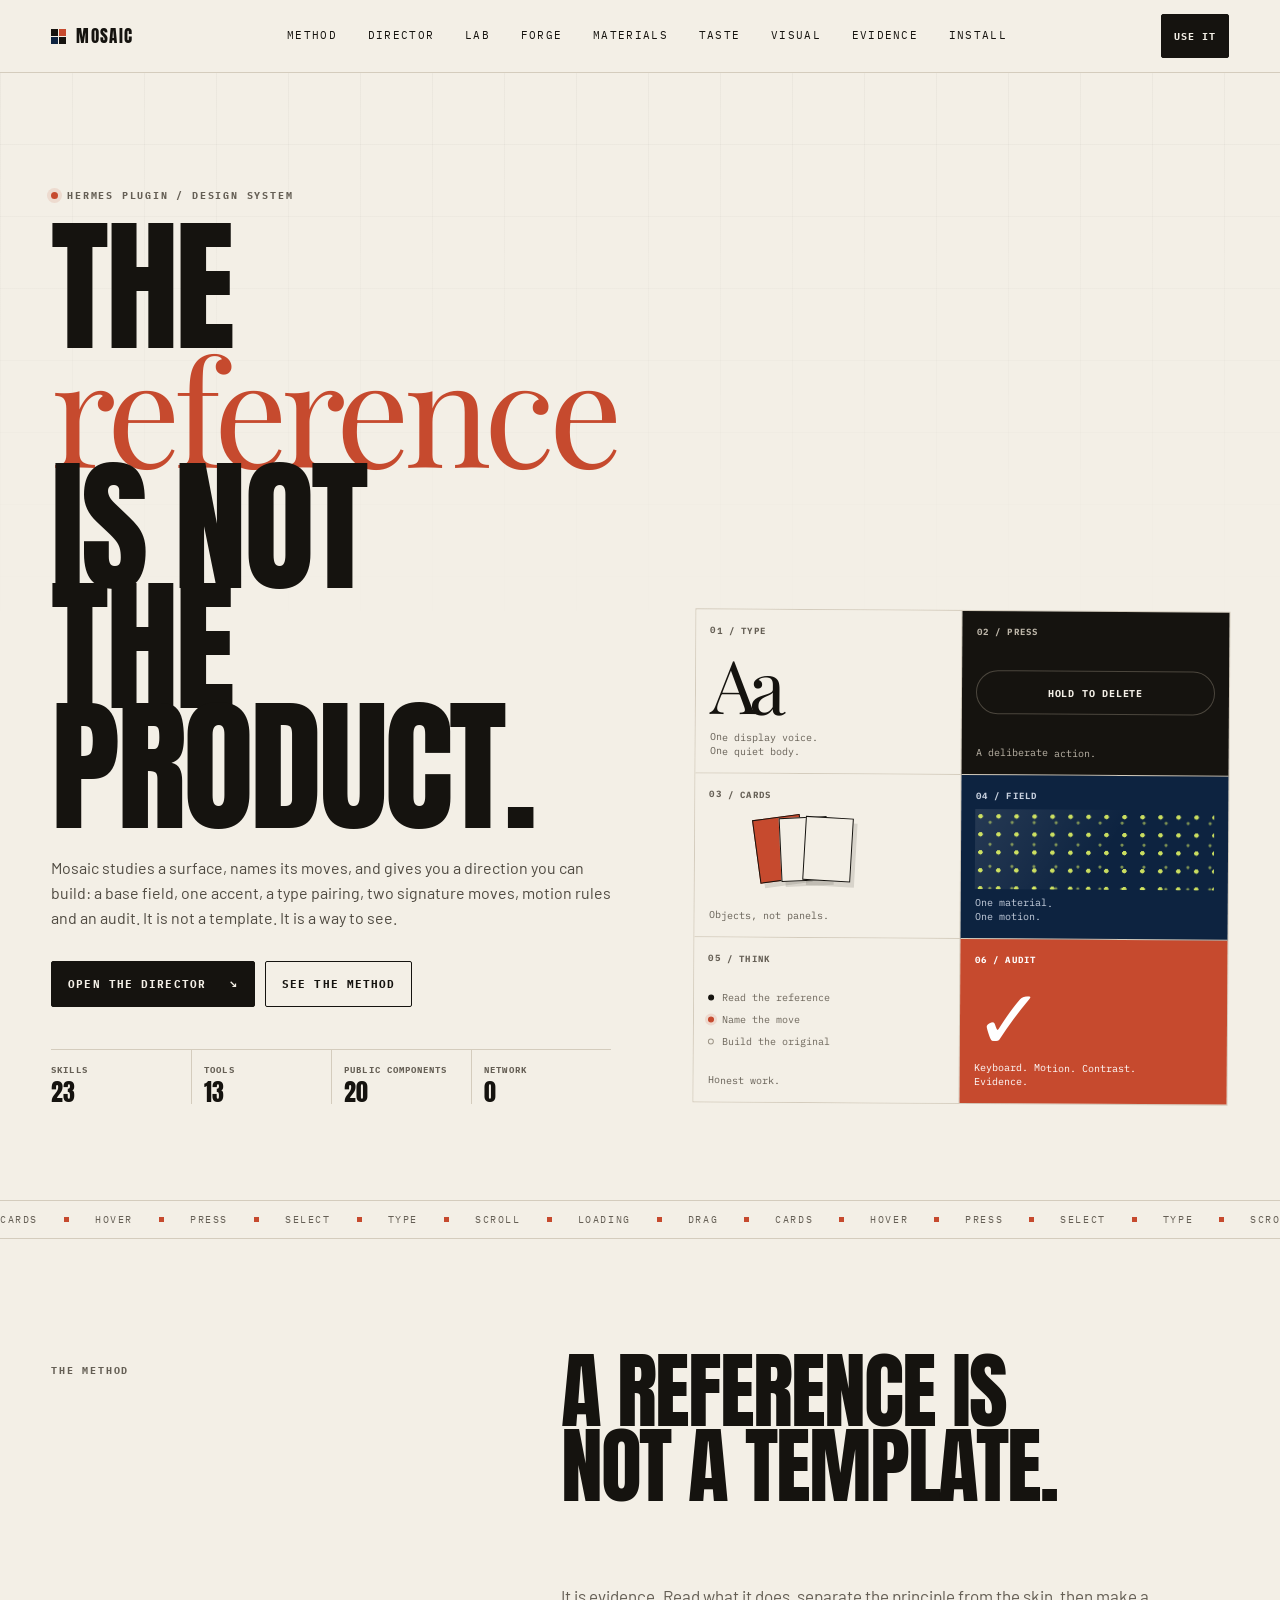
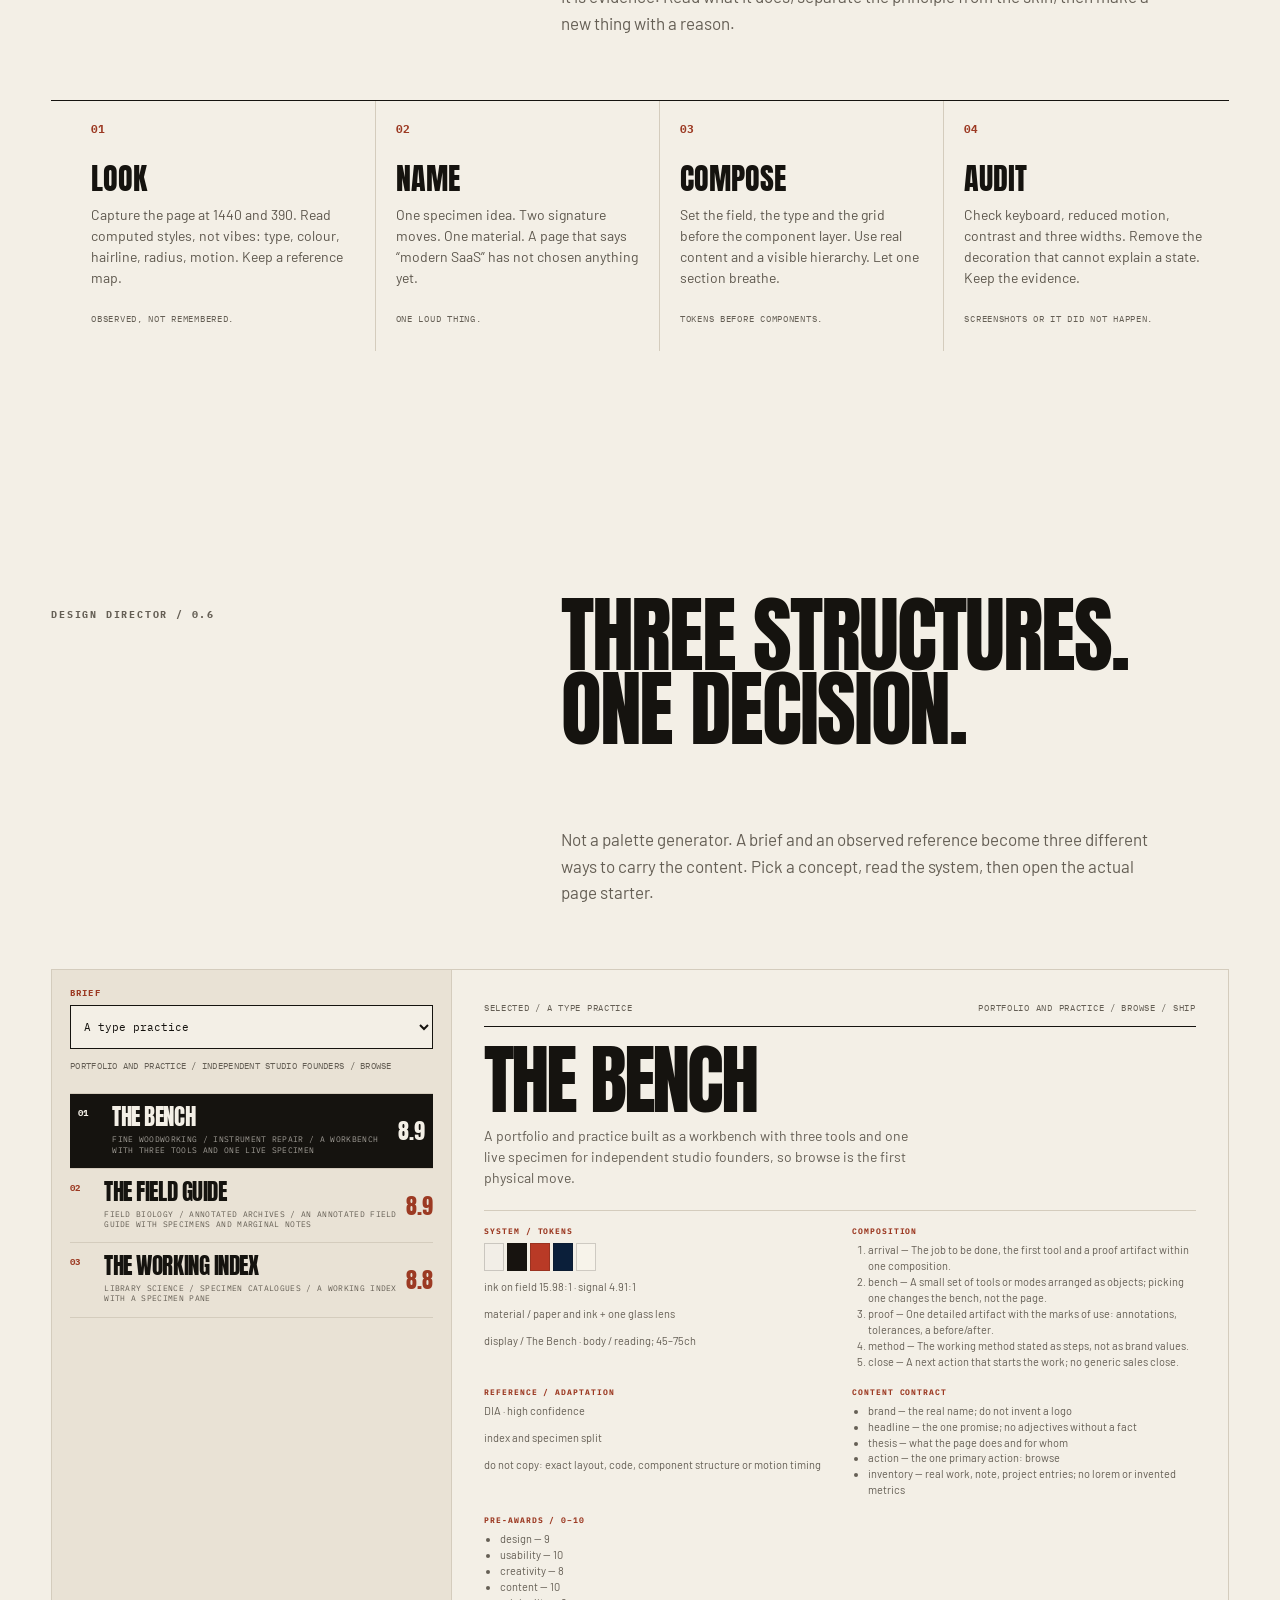
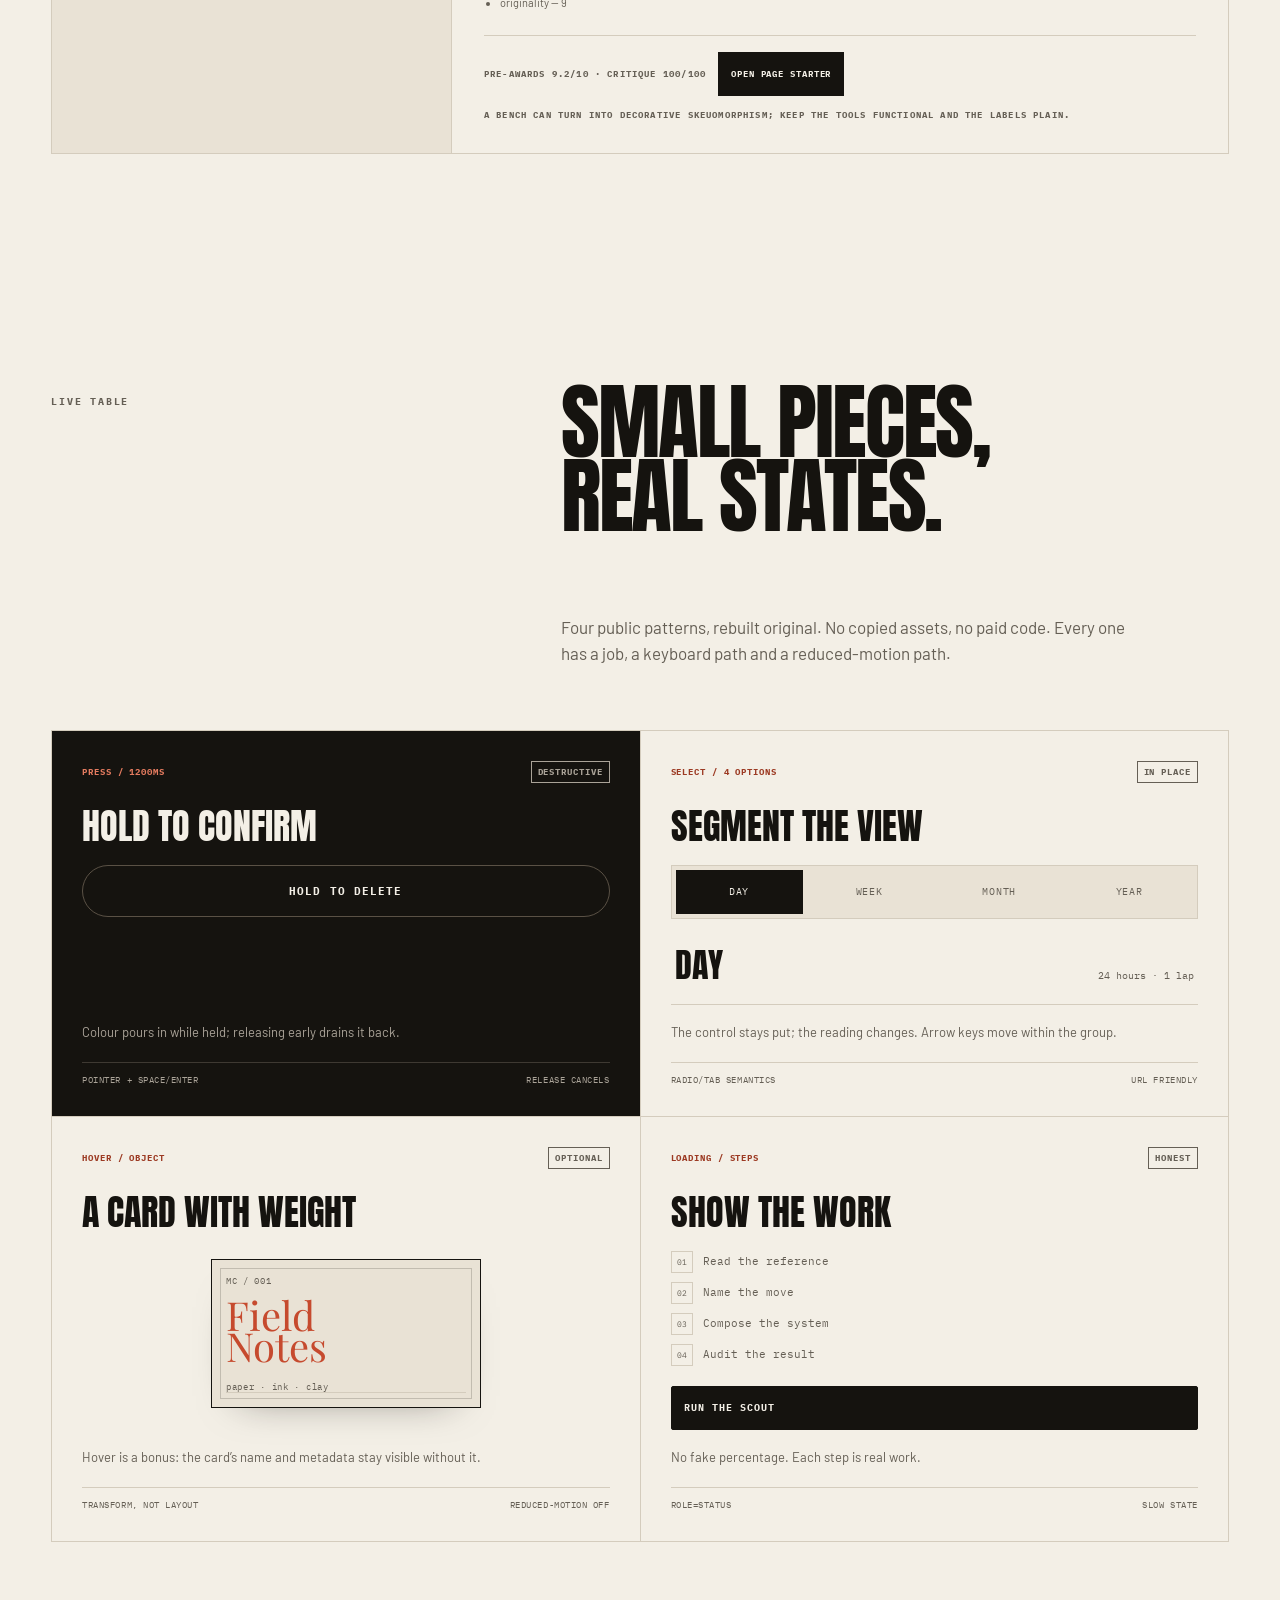
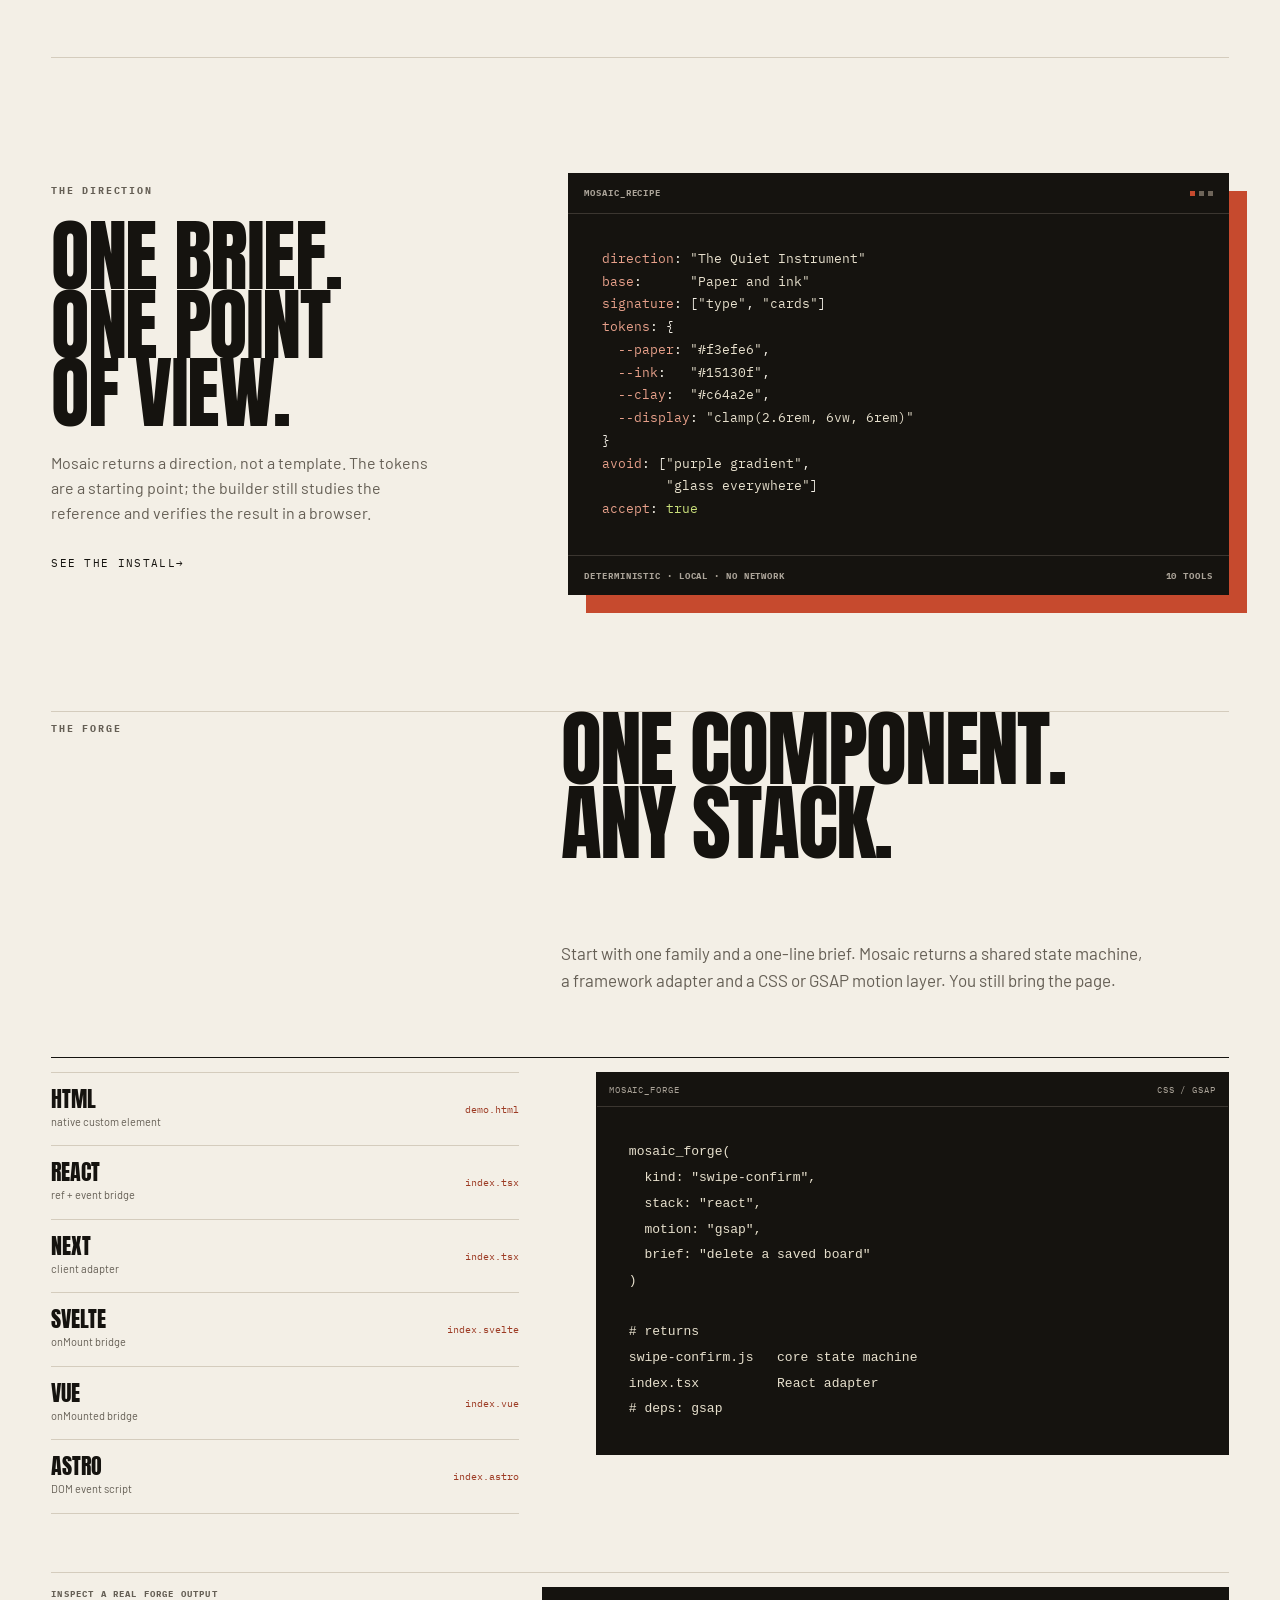
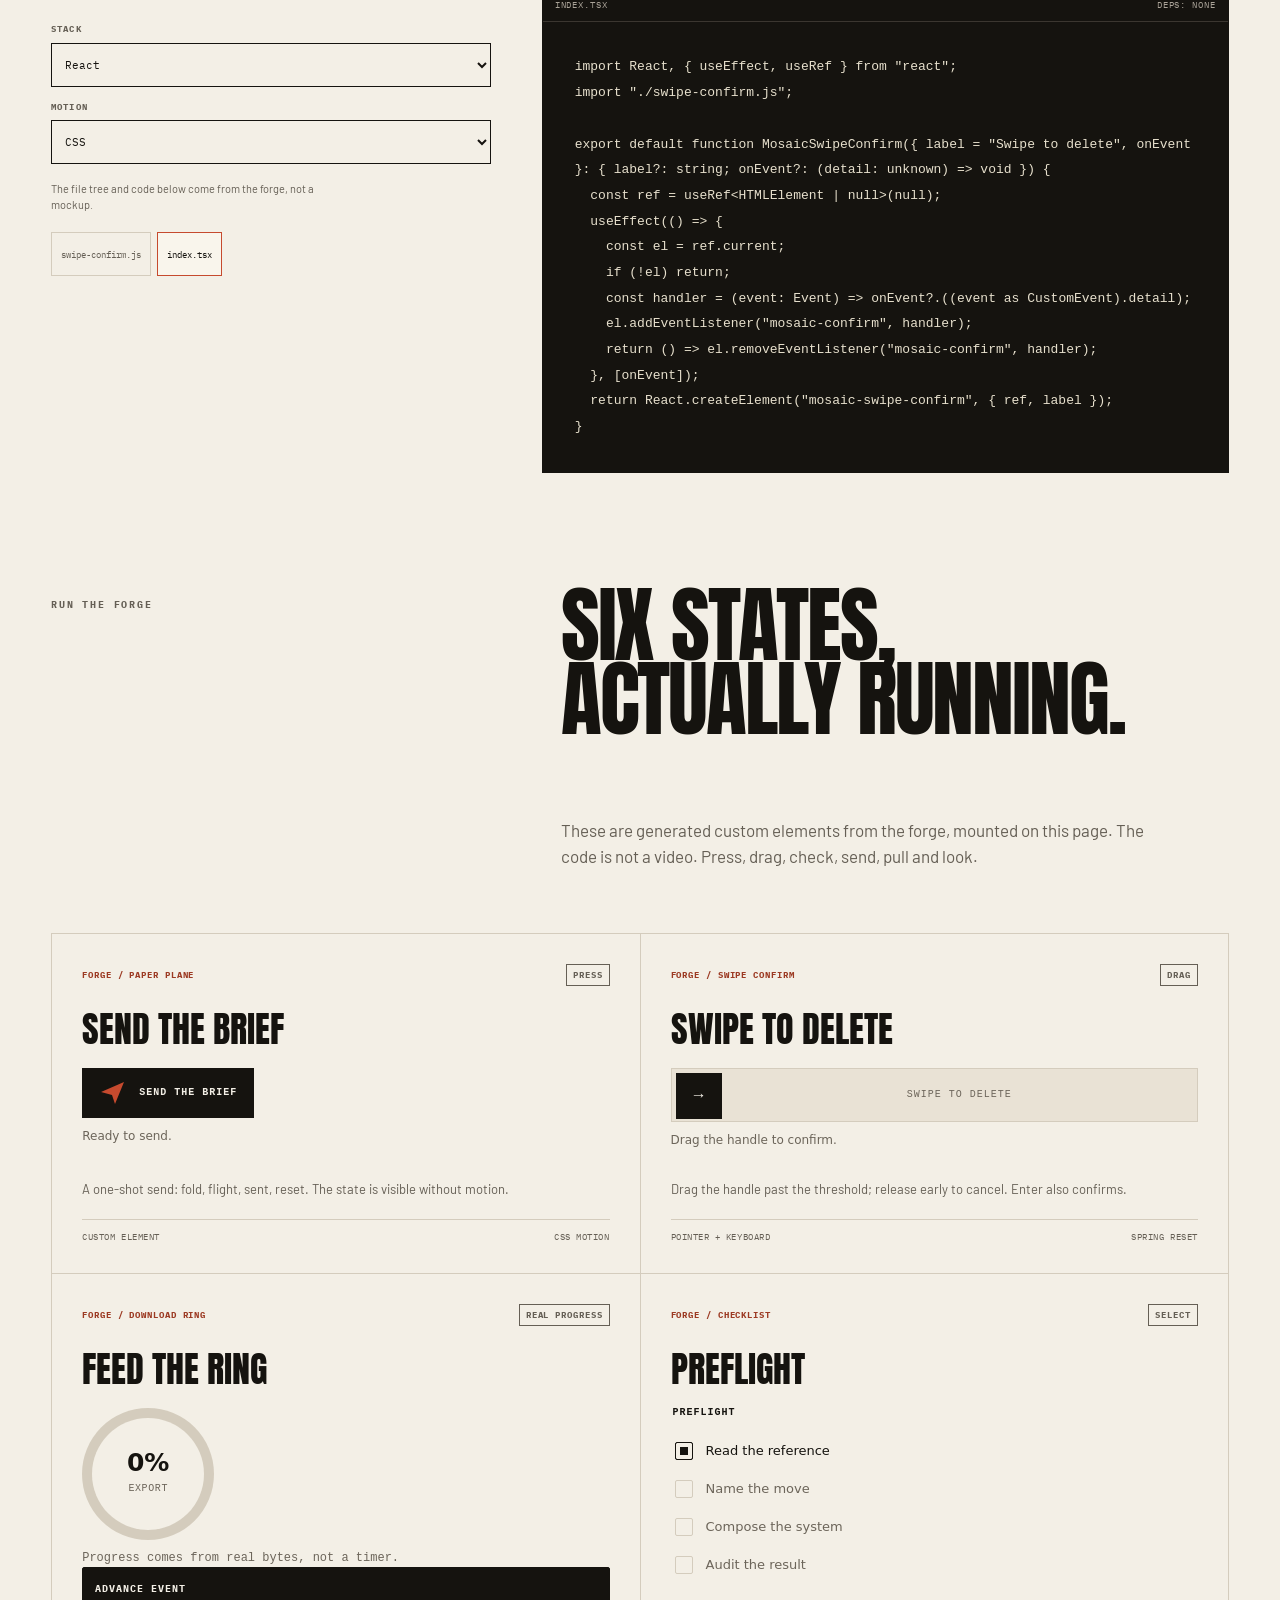
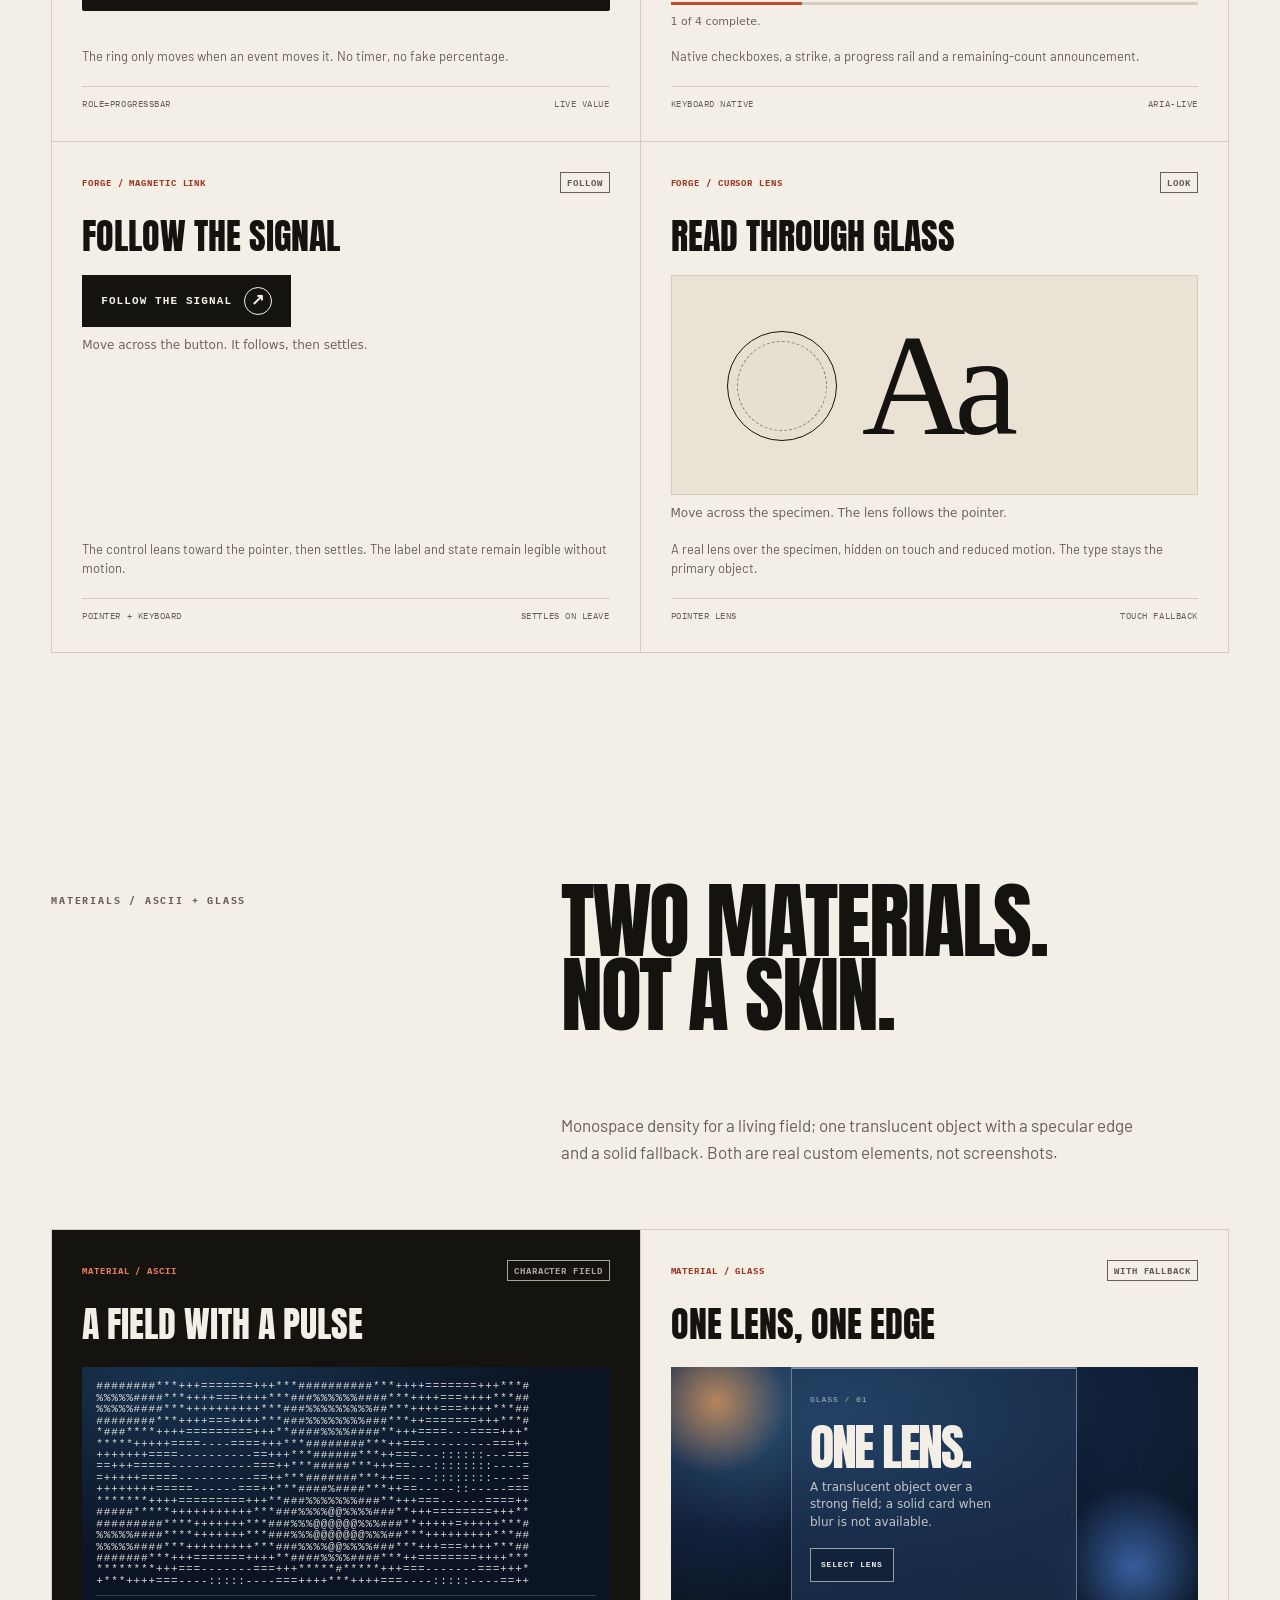
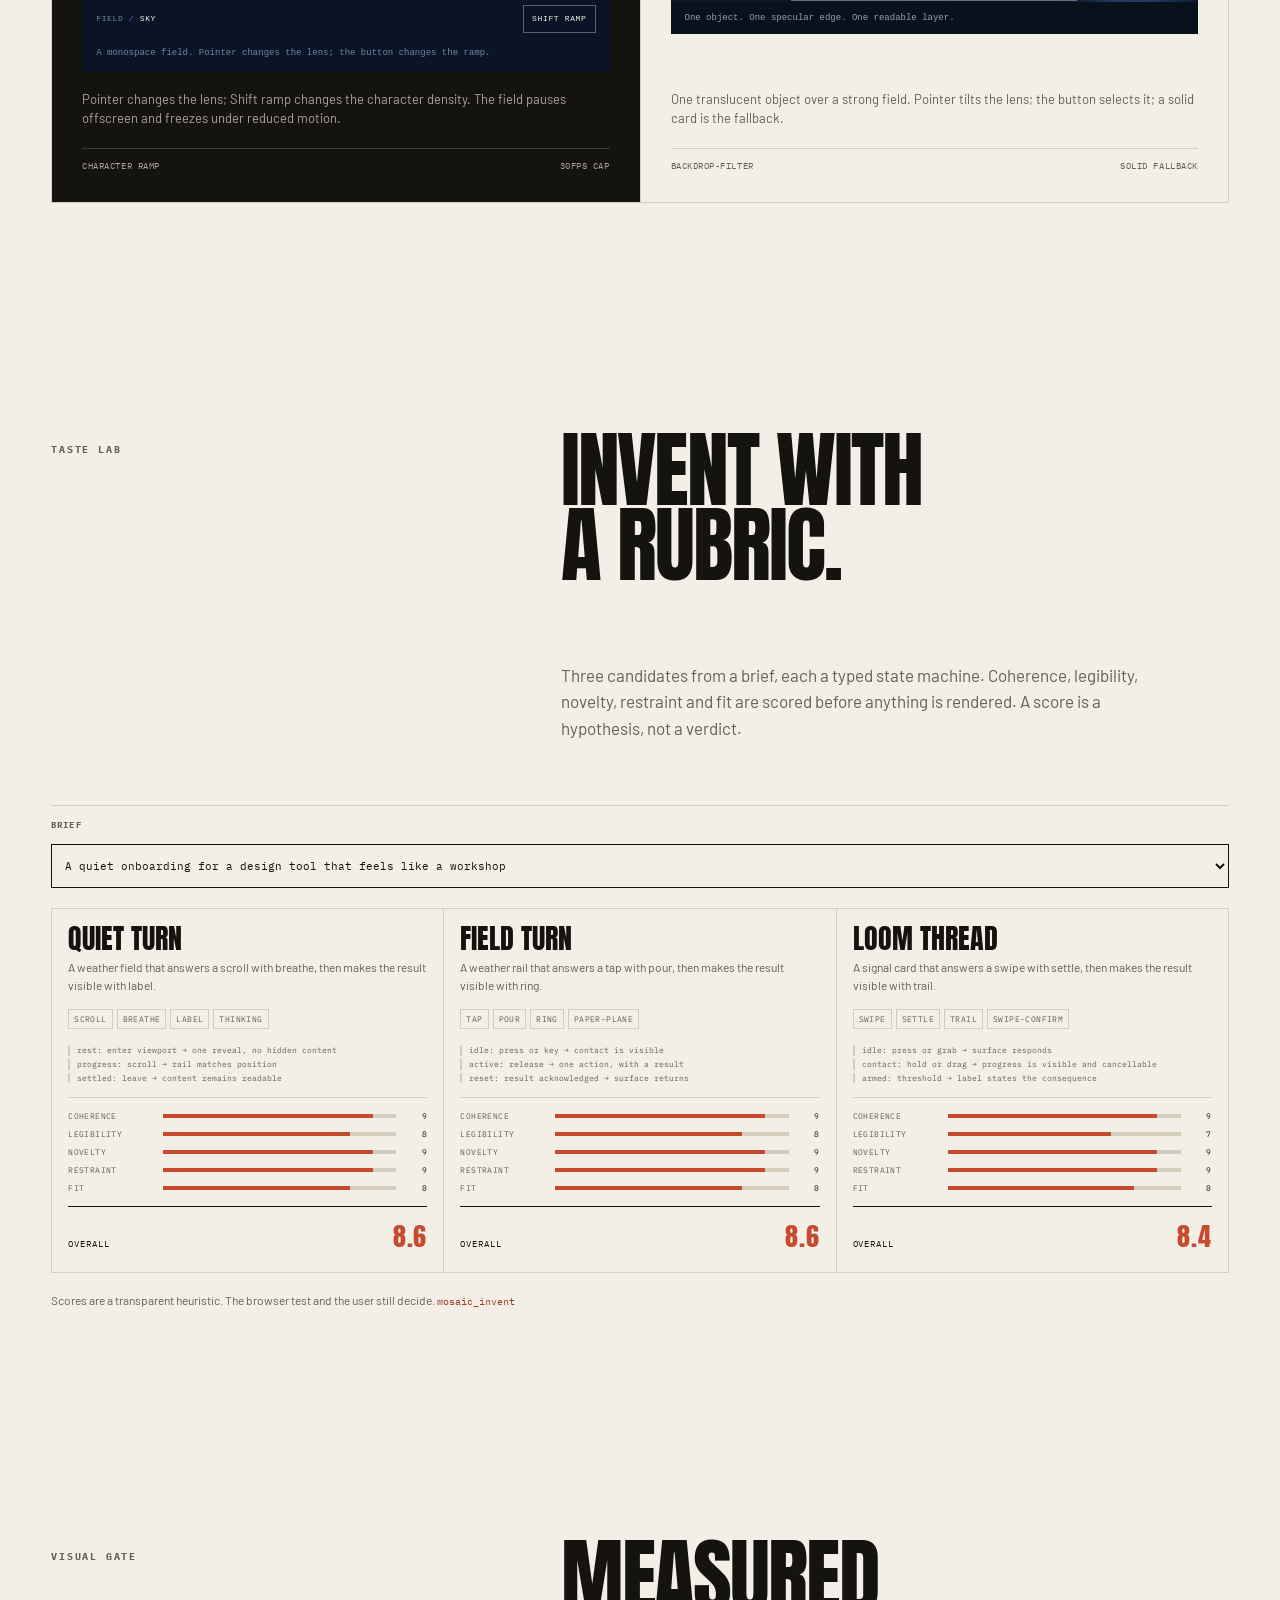
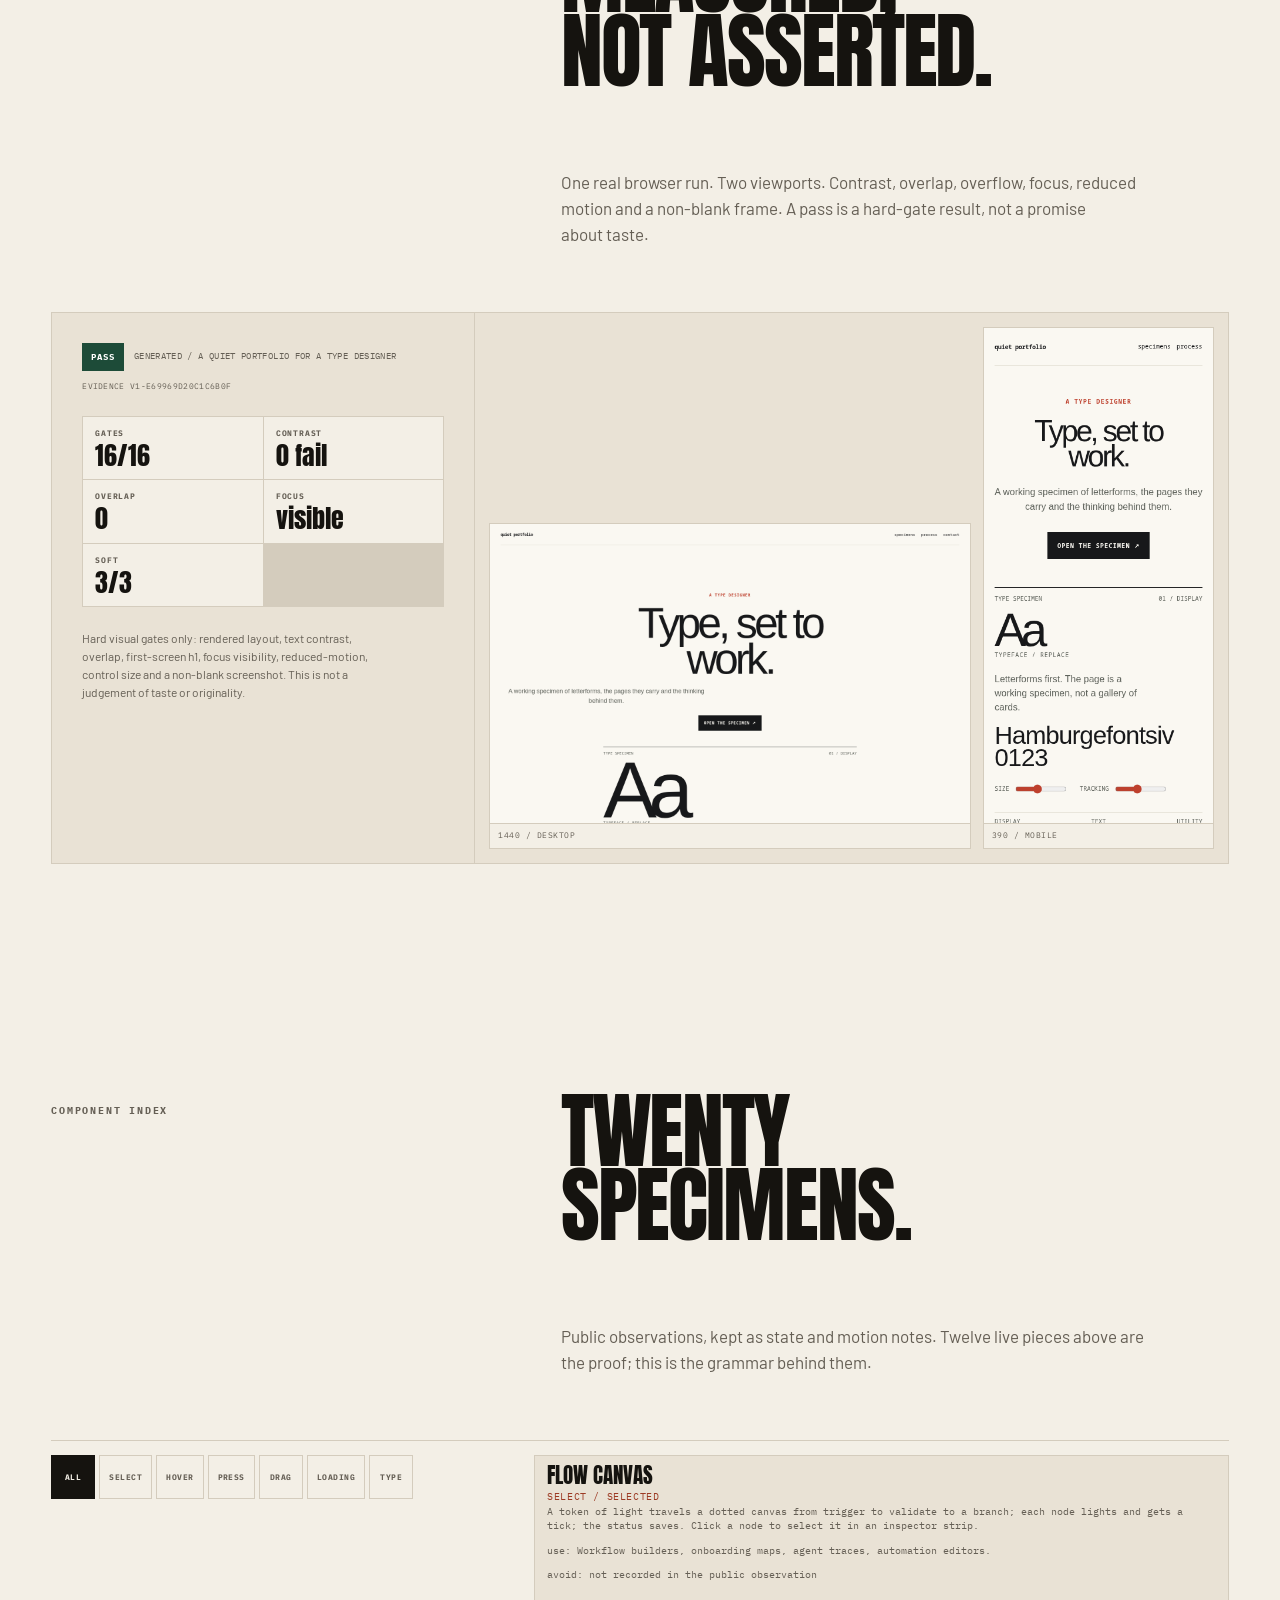
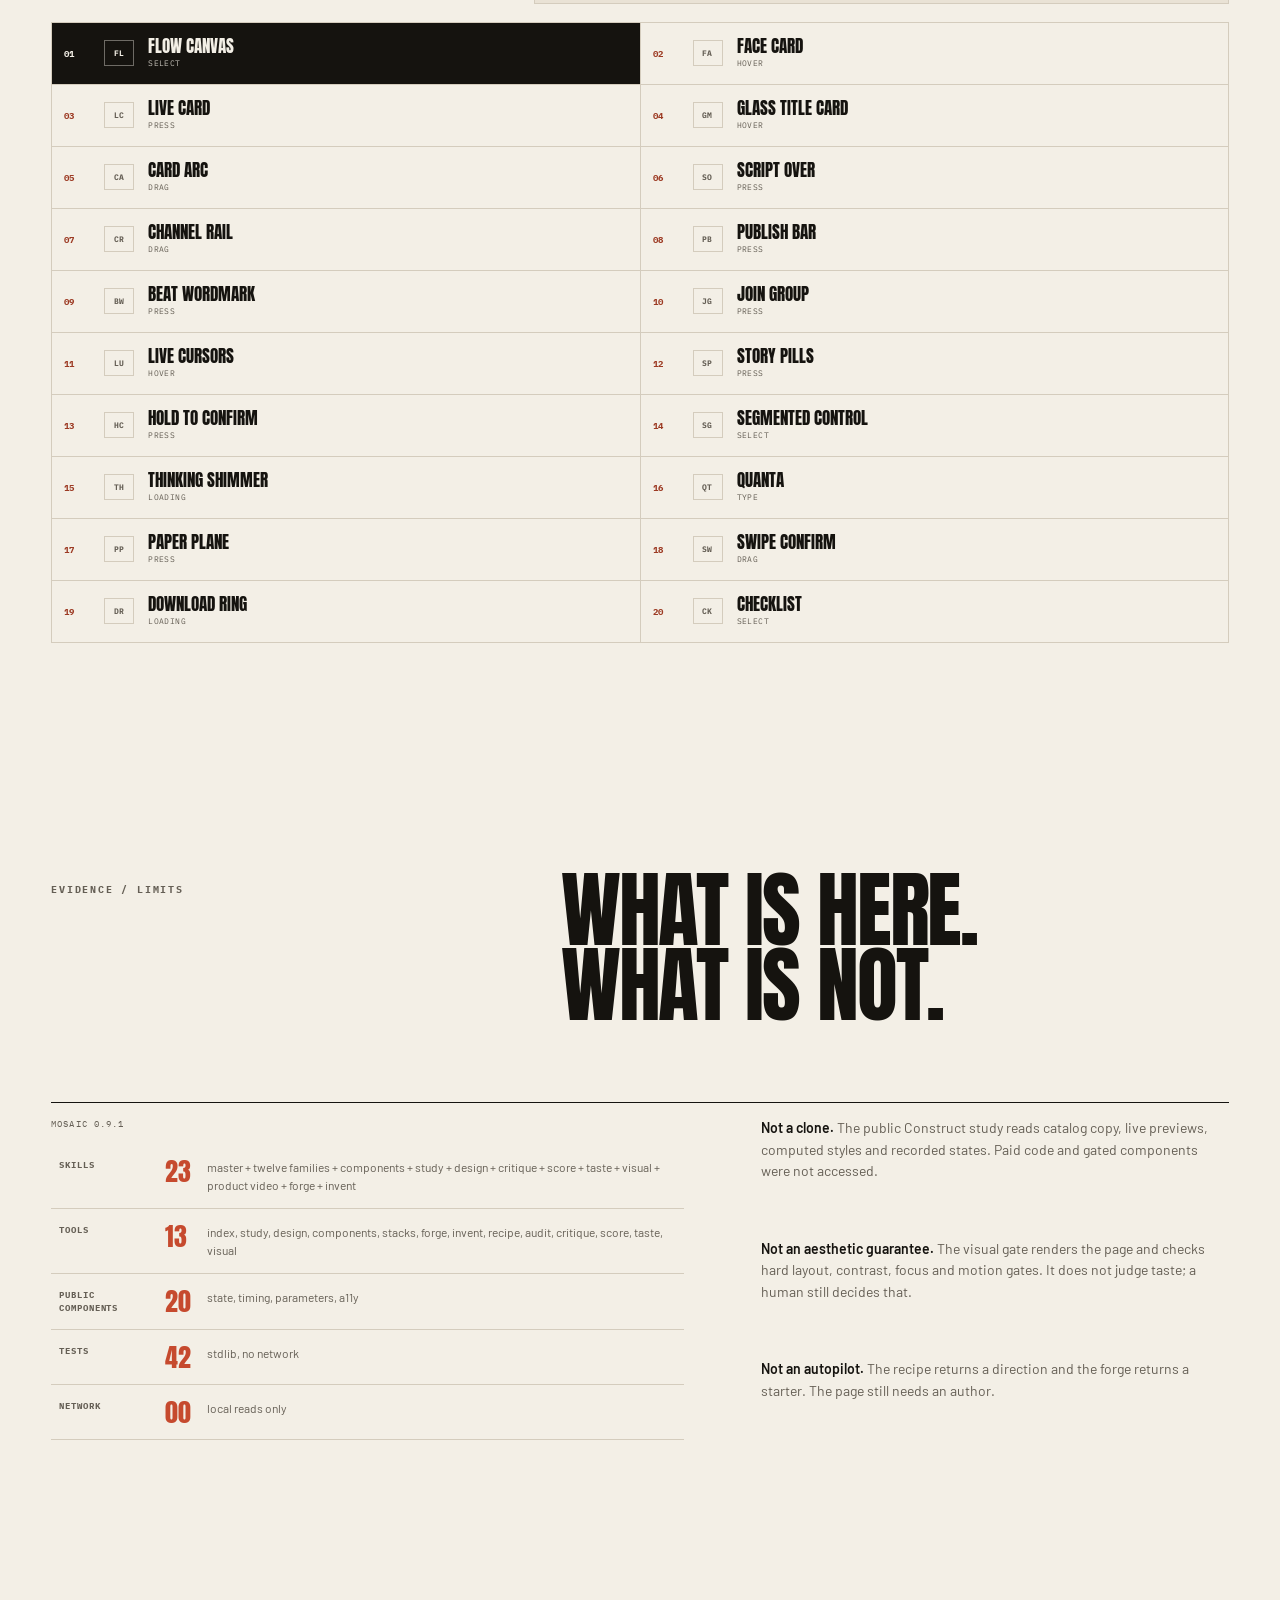
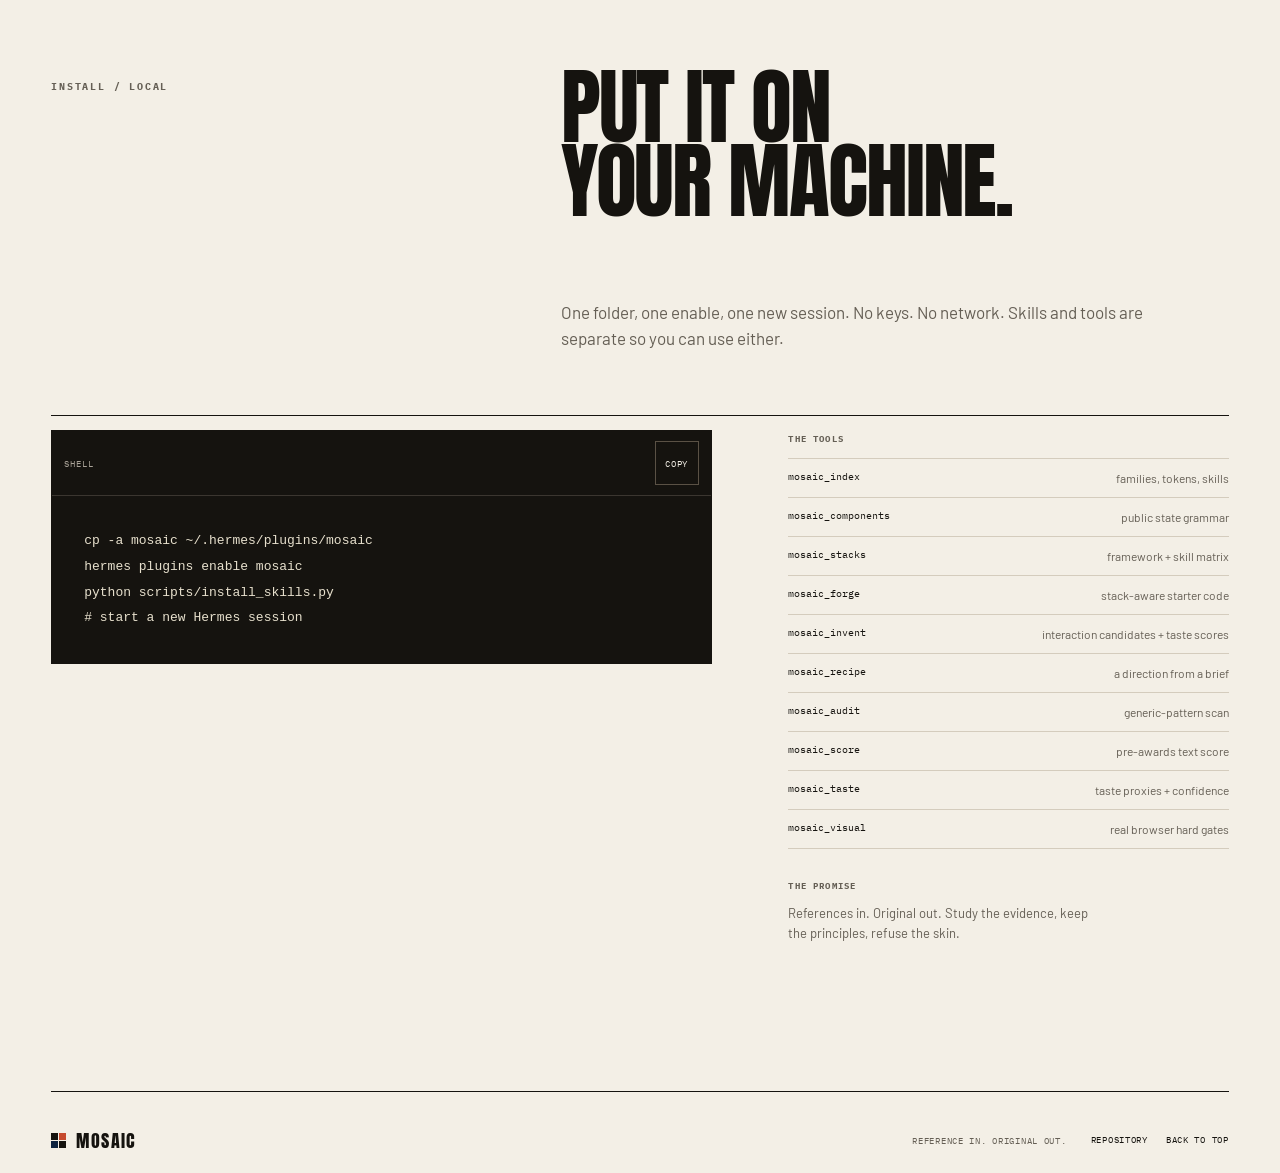
<file: site/index.html>
<!doctype html>
<html lang="en" class="no-js">
<head>
  <meta charset="utf-8">
  <meta name="viewport" content="width=device-width, initial-scale=1">
  <meta name="theme-color" content="#f3efe6">
  <title>Mosaic — Reference in. Original out.</title>
  <meta name="description" content="Mosaic is a Hermes plugin for turning a studied design reference into an original web direction: tokens, type, composition, motion and an audit. Not a template.">
  <link rel="icon" href="data:image/svg+xml,%3Csvg xmlns='http://www.w3.org/2000/svg' viewBox='0 0 32 32'%3E%3Crect width='32' height='32' fill='%23f3efe6'/%3E%3Crect x='4' y='4' width='11' height='11' fill='%2315130f'/%3E%3Crect x='17' y='4' width='11' height='11' fill='%23c64a2e'/%3E%3Crect x='4' y='17' width='11' height='11' fill='%230d2340'/%3E%3Crect x='17' y='17' width='11' height='11' fill='%2315130f'/%3E%3C/svg%3E">
  <link rel="preload" href="fonts/Anton-Regular.ttf" as="font" type="font/ttf" crossorigin>
  <link rel="preload" href="fonts/Barlow-Regular.ttf" as="font" type="font/ttf" crossorigin>
  <link rel="stylesheet" href="styles.css?v=0.9.1">
</head>
<body>
  <a class="skip" href="#main">Skip to content</a>

  <header class="site-head">
    <a class="brand" href="#top" aria-label="Mosaic home">
      <span class="brand-mark" aria-hidden="true"><i></i><i></i><i></i><i></i></span>
      <span class="brand-name">MOSAIC</span>
    </a>
    <nav class="site-nav" aria-label="Primary">
      <a href="#method">Method</a>
      <a href="#director">Director</a>
      <a href="#lab">Lab</a>
      <a href="#forge">Forge</a>
      <a href="#materials">Materials</a>
      <a href="#taste">Taste</a>
      <a href="#visual">Visual</a>
      <a href="#evidence">Evidence</a>
      <a href="#install">Install</a>
    </nav>
    <a class="btn btn-small" href="#install">Use it</a>
  </header>

  <main id="main">
    <section class="hero wrap" id="top">
      <div class="hero-copy">
        <p class="eyebrow"><span class="dot"></span> Hermes plugin / design system</p>
        <h1>The <em>reference</em><br>is not<br>the product.</h1>
        <p class="hero-lede">Mosaic studies a surface, names its moves, and gives you a direction you can build: a base field, one accent, a type pairing, two signature moves, motion rules and an audit. It is not a template. It is a way to see.</p>
        <div class="hero-actions">
          <a class="btn" href="#director">Open the director <span aria-hidden="true">↘</span></a>
          <a class="btn btn-ghost" href="#method">See the method</a>
        </div>
        <dl class="hero-stats">
          <div><dt>Skills</dt><dd>23</dd></div>
          <div><dt>Tools</dt><dd>13</dd></div>
          <div><dt>Public components</dt><dd>20</dd></div>
          <div><dt>Network</dt><dd>0</dd></div>
        </dl>
      </div>

      <div class="hero-mosaic" aria-label="A mosaic of original design specimens">
        <article class="tile tile-type">
          <span class="tile-label">01 / TYPE</span>
          <span class="type-mark" aria-hidden="true">Aa</span>
          <span class="tile-caption">One display voice.<br>One quiet body.</span>
        </article>
        <article class="tile tile-press" data-tile-hold>
          <span class="tile-label">02 / PRESS</span>
          <button class="mini-hold" type="button" data-hold aria-describedby="mini-hold-status">
            <span data-hold-label>Hold to delete</span>
            <span class="mini-hold-fill" data-hold-fill aria-hidden="true"></span>
          </button>
          <span class="tile-caption" id="mini-hold-status" aria-live="polite">A deliberate action.</span>
        </article>
        <article class="tile tile-card">
          <span class="tile-label">03 / CARDS</span>
          <div class="mini-cards" aria-hidden="true"><i></i><i></i><i></i></div>
          <span class="tile-caption">Objects, not panels.</span>
        </article>
        <article class="tile tile-field">
          <span class="tile-label">04 / FIELD</span>
          <div class="mini-field" aria-hidden="true"></div>
          <span class="tile-caption">One material.<br>One motion.</span>
        </article>
        <article class="tile tile-think">
          <span class="tile-label">05 / THINK</span>
          <ol class="mini-steps" aria-hidden="true">
            <li class="is-done"><span></span>Read the reference</li>
            <li class="is-now"><span></span>Name the move</li>
            <li><span></span>Build the original</li>
          </ol>
          <span class="tile-caption">Honest work.</span>
        </article>
        <article class="tile tile-audit">
          <span class="tile-label">06 / AUDIT</span>
          <div class="audit-mark" aria-hidden="true">✓</div>
          <span class="tile-caption">Keyboard. Motion. Contrast.<br>Evidence.</span>
        </article>
      </div>
    </section>

    <div class="ticker" aria-label="Interaction families">
      <div class="ticker-track">
        <span>CARDS</span><i></i><span>HOVER</span><i></i><span>PRESS</span><i></i><span>SELECT</span><i></i><span>TYPE</span><i></i><span>SCROLL</span><i></i><span>LOADING</span><i></i><span>DRAG</span><i></i><span>CARDS</span><i></i><span>HOVER</span><i></i><span>PRESS</span><i></i><span>SELECT</span><i></i><span>TYPE</span><i></i><span>SCROLL</span><i></i><span>LOADING</span><i></i><span>DRAG</span><i></i>
      </div>
    </div>

    <section class="method wrap" id="method">
      <div class="section-head reveal">
        <p class="eyebrow">The method</p>
        <h2>A reference is<br>not a template.</h2>
        <p>It is evidence. Read what it does, separate the principle from the skin, then make a new thing with a reason.</p>
      </div>
      <ol class="method-grid">
        <li class="step reveal">
          <span class="step-num">01</span>
          <h3>Look</h3>
          <p>Capture the page at 1440 and 390. Read computed styles, not vibes: type, colour, hairline, radius, motion. Keep a reference map.</p>
          <span class="step-note">Observed, not remembered.</span>
        </li>
        <li class="step reveal">
          <span class="step-num">02</span>
          <h3>Name</h3>
          <p>One specimen idea. Two signature moves. One material. A page that says “modern SaaS” has not chosen anything yet.</p>
          <span class="step-note">One loud thing.</span>
        </li>
        <li class="step reveal">
          <span class="step-num">03</span>
          <h3>Compose</h3>
          <p>Set the field, the type and the grid before the component layer. Use real content and a visible hierarchy. Let one section breathe.</p>
          <span class="step-note">Tokens before components.</span>
        </li>
        <li class="step reveal">
          <span class="step-num">04</span>
          <h3>Audit</h3>
          <p>Check keyboard, reduced motion, contrast and three widths. Remove the decoration that cannot explain a state. Keep the evidence.</p>
          <span class="step-note">Screenshots or it did not happen.</span>
        </li>
      </ol>
    </section>

    <section class="director wrap" id="director">
      <div class="section-head reveal">
        <p class="eyebrow">Design director / 0.6</p>
        <h2>Three structures.<br>One decision.</h2>
        <p>Not a palette generator. A brief and an observed reference become three different ways to carry the content. Pick a concept, read the system, then open the actual page starter.</p>
      </div>
      <div class="director-stage" data-director>
        <aside class="director-sidebar">
          <label for="director-brief">Brief</label>
          <select id="director-brief"></select>
          <div class="director-meta" id="director-meta"></div>
          <div class="director-concepts" id="director-concepts" role="list" aria-label="Design concepts"></div>
        </aside>
        <div class="director-panel" id="director-panel" aria-live="polite"></div>
      </div>
      <dialog class="director-dialog" id="director-dialog" aria-label="Generated page starter">
        <div class="director-dialog-inner">
          <div class="director-dialog-bar"><span id="director-dialog-title">Page starter</span><button type="button" data-director-close aria-label="Close preview">Close ×</button></div>
          <iframe id="director-preview" title="Generated page starter preview" sandbox="allow-scripts"></iframe>
        </div>
      </dialog>
    </section>

    <section class="lab wrap" id="lab">
      <div class="section-head reveal">
        <p class="eyebrow">Live table</p>
        <h2>Small pieces,<br>real states.</h2>
        <p>Four public patterns, rebuilt original. No copied assets, no paid code. Every one has a job, a keyboard path and a reduced-motion path.</p>
      </div>

      <div class="lab-grid">
        <article class="lab-panel lab-dark reveal">
          <header><span class="lab-kicker">PRESS / 1200MS</span><span class="lab-tag">destructive</span></header>
          <h3>Hold to confirm</h3>
          <button class="hold" type="button" data-hold aria-describedby="hold-status">
            <span class="hold-fill" data-hold-fill aria-hidden="true"></span>
            <span class="hold-label" data-hold-label>Hold to delete</span>
          </button>
          <p class="lab-status" id="hold-status" role="status" aria-live="polite">Colour pours in while held; releasing early drains it back.</p>
          <footer><span>pointer + Space/Enter</span><span>release cancels</span></footer>
        </article>

        <article class="lab-panel reveal">
          <header><span class="lab-kicker">SELECT / 4 OPTIONS</span><span class="lab-tag">in place</span></header>
          <h3>Segment the view</h3>
          <div class="seg" role="tablist" aria-label="Time range">
            <button role="tab" aria-selected="true" data-seg="day">Day</button>
            <button role="tab" aria-selected="false" tabindex="-1" data-seg="week">Week</button>
            <button role="tab" aria-selected="false" tabindex="-1" data-seg="month">Month</button>
            <button role="tab" aria-selected="false" tabindex="-1" data-seg="year">Year</button>
          </div>
          <div class="seg-readout" data-seg-readout aria-live="polite">
            <strong>Day</strong><span>24 hours · 1 lap</span>
          </div>
          <p class="lab-status">The control stays put; the reading changes. Arrow keys move within the group.</p>
          <footer><span>radio/tab semantics</span><span>URL friendly</span></footer>
        </article>

        <article class="lab-panel reveal">
          <header><span class="lab-kicker">HOVER / OBJECT</span><span class="lab-tag">optional</span></header>
          <h3>A card with weight</h3>
          <div class="tilt-wrap" data-tilt>
            <div class="tilt-card">
              <span class="tilt-index">MC / 001</span>
              <span class="tilt-title">Field<br>Notes</span>
              <span class="tilt-meta">paper · ink · clay</span>
              <span class="tilt-line" aria-hidden="true"></span>
            </div>
          </div>
          <p class="lab-status">Hover is a bonus: the card’s name and metadata stay visible without it.</p>
          <footer><span>transform, not layout</span><span>reduced-motion off</span></footer>
        </article>

        <article class="lab-panel reveal">
          <header><span class="lab-kicker">LOADING / STEPS</span><span class="lab-tag">honest</span></header>
          <h3>Show the work</h3>
          <ol class="think" data-think-steps aria-live="polite">
            <li data-step><span>01</span>Read the reference</li>
            <li data-step><span>02</span>Name the move</li>
            <li data-step><span>03</span>Compose the system</li>
            <li data-step><span>04</span>Audit the result</li>
          </ol>
          <button class="btn btn-small" type="button" data-think>Run the scout</button>
          <p class="lab-status" data-think-status>No fake percentage. Each step is real work.</p>
          <footer><span>role=status</span><span>slow state</span></footer>
        </article>
      </div>
    </section>

    <section class="recipe wrap" id="recipe">
      <div class="recipe-copy reveal">
        <p class="eyebrow">The direction</p>
        <h2>One brief.<br>One point<br>of view.</h2>
        <p>Mosaic returns a direction, not a template. The tokens are a starting point; the builder still studies the reference and verifies the result in a browser.</p>
        <a class="text-link" href="#install">See the install <span aria-hidden="true">→</span></a>
      </div>
      <div class="recipe-panel reveal" aria-label="Example Mosaic recipe">
        <div class="panel-top"><span>mosaic_recipe</span><span class="panel-dots" aria-hidden="true"><i></i><i></i><i></i></span></div>
        <pre><code><span class="c-key">direction</span>: <span class="c-str">"The Quiet Instrument"</span>
<span class="c-key">base</span>:      <span class="c-str">"Paper and ink"</span>
<span class="c-key">signature</span>: [<span class="c-str">"type"</span>, <span class="c-str">"cards"</span>]
<span class="c-key">tokens</span>: {
  <span class="c-key">--paper</span>: <span class="c-str">"#f3efe6"</span>,
  <span class="c-key">--ink</span>:   <span class="c-str">"#15130f"</span>,
  <span class="c-key">--clay</span>:  <span class="c-str">"#c64a2e"</span>,
  <span class="c-key">--display</span>: <span class="c-str">"clamp(2.6rem, 6vw, 6rem)"</span>
}
<span class="c-key">avoid</span>: [<span class="c-str">"purple gradient"</span>,
        <span class="c-str">"glass everywhere"</span>]
<span class="c-key">accept</span>: <span class="c-bool">true</span></code></pre>
        <div class="panel-foot"><span>deterministic · local · no network</span><span>10 tools</span></div>
      </div>
    </section>

    <section class="forge wrap" id="forge">
      <div class="section-head reveal">
        <p class="eyebrow">The forge</p>
        <h2>One component.<br>Any stack.</h2>
        <p>Start with one family and a one-line brief. Mosaic returns a shared state machine, a framework adapter and a CSS or GSAP motion layer. You still bring the page.</p>
      </div>
      <div class="forge-grid reveal">
        <div class="stack-list" aria-label="Supported stacks">
          <div><span><b>HTML</b><small>native custom element</small></span><code>demo.html</code></div>
          <div><span><b>React</b><small>ref + event bridge</small></span><code>index.tsx</code></div>
          <div><span><b>Next</b><small>client adapter</small></span><code>index.tsx</code></div>
          <div><span><b>Svelte</b><small>onMount bridge</small></span><code>index.svelte</code></div>
          <div><span><b>Vue</b><small>onMounted bridge</small></span><code>index.vue</code></div>
          <div><span><b>Astro</b><small>DOM event script</small></span><code>index.astro</code></div>
        </div>
        <div class="terminal">
          <div class="terminal-top"><span>mosaic_forge</span><span>CSS / GSAP</span></div>
          <pre><code>mosaic_forge(
  kind: "swipe-confirm",
  stack: "react",
  motion: "gsap",
  brief: "delete a saved board"
)

# returns
swipe-confirm.js   core state machine
index.tsx          React adapter
# deps: gsap</code></pre>
        </div>
      </div>
      <div class="forge-playground reveal">
        <div class="forge-controls">
          <p class="mono-label">Inspect a real forge output</p>
          <label for="forge-stack">Stack</label>
          <select id="forge-stack"></select>
          <label for="forge-motion">Motion</label>
          <select id="forge-motion">
            <option value="css">CSS</option>
            <option value="gsap">GSAP</option>
          </select>
          <p class="forge-note" id="forge-note">The file tree and code below come from the forge, not a mockup.</p>
          <div class="forge-files" id="forge-files" aria-label="Generated files"></div>
        </div>
        <div class="terminal forge-code">
          <div class="terminal-top"><span id="forge-file">swipe-confirm.js</span><span id="forge-deps">deps: none</span></div>
          <pre><code id="forge-code"></code></pre>
        </div>
      </div>
    </section>

    <section class="forge-lab wrap" id="forge-lab">
      <div class="section-head reveal">
        <p class="eyebrow">Run the forge</p>
        <h2>Six states,<br>actually running.</h2>
        <p>These are generated custom elements from the forge, mounted on this page. The code is not a video. Press, drag, check, send, pull and look.</p>
      </div>
      <div class="lab-grid">
        <article class="lab-panel reveal">
          <header><span class="lab-kicker">FORGE / PAPER PLANE</span><span class="lab-tag">press</span></header>
          <h3>Send the brief</h3>
          <mosaic-paper-plane label="Send the brief"></mosaic-paper-plane>
          <p class="lab-status">A one-shot send: fold, flight, sent, reset. The state is visible without motion.</p>
          <footer><span>custom element</span><span>CSS motion</span></footer>
        </article>
        <article class="lab-panel reveal">
          <header><span class="lab-kicker">FORGE / SWIPE CONFIRM</span><span class="lab-tag">drag</span></header>
          <h3>Swipe to delete</h3>
          <mosaic-swipe-confirm label="Swipe to delete"></mosaic-swipe-confirm>
          <p class="lab-status">Drag the handle past the threshold; release early to cancel. Enter also confirms.</p>
          <footer><span>pointer + keyboard</span><span>spring reset</span></footer>
        </article>
        <article class="lab-panel reveal">
          <header><span class="lab-kicker">FORGE / DOWNLOAD RING</span><span class="lab-tag">real progress</span></header>
          <h3>Feed the ring</h3>
          <mosaic-download-ring label="Export" value="0"></mosaic-download-ring>
          <button class="btn btn-small" type="button" data-demo-download>Advance event</button>
          <p class="lab-status">The ring only moves when an event moves it. No timer, no fake percentage.</p>
          <footer><span>role=progressbar</span><span>live value</span></footer>
        </article>
        <article class="lab-panel reveal">
          <header><span class="lab-kicker">FORGE / CHECKLIST</span><span class="lab-tag">select</span></header>
          <h3>Preflight</h3>
          <mosaic-checklist label="Preflight"></mosaic-checklist>
          <p class="lab-status">Native checkboxes, a strike, a progress rail and a remaining-count announcement.</p>
          <footer><span>keyboard native</span><span>aria-live</span></footer>
        </article>
        <article class="lab-panel reveal">
          <header><span class="lab-kicker">FORGE / MAGNETIC LINK</span><span class="lab-tag">follow</span></header>
          <h3>Follow the signal</h3>
          <mosaic-magnetic-link label="Follow the signal"></mosaic-magnetic-link>
          <p class="lab-status">The control leans toward the pointer, then settles. The label and state remain legible without motion.</p>
          <footer><span>pointer + keyboard</span><span>settles on leave</span></footer>
        </article>
        <article class="lab-panel reveal">
          <header><span class="lab-kicker">FORGE / CURSOR LENS</span><span class="lab-tag">look</span></header>
          <h3>Read through glass</h3>
          <mosaic-cursor-lens label="Aa"></mosaic-cursor-lens>
          <p class="lab-status">A real lens over the specimen, hidden on touch and reduced motion. The type stays the primary object.</p>
          <footer><span>pointer lens</span><span>touch fallback</span></footer>
        </article>
      </div>
    </section>

    <section class="materials wrap" id="materials">
      <div class="section-head reveal">
        <p class="eyebrow">Materials / ASCII + glass</p>
        <h2>Two materials.<br>Not a skin.</h2>
        <p>Monospace density for a living field; one translucent object with a specular edge and a solid fallback. Both are real custom elements, not screenshots.</p>
      </div>
      <div class="lab-grid">
        <article class="lab-panel lab-dark reveal">
          <header><span class="lab-kicker">MATERIAL / ASCII</span><span class="lab-tag">character field</span></header>
          <h3>A field with a pulse</h3>
          <mosaic-ascii-field aria-label="Animated ASCII field"></mosaic-ascii-field>
          <p class="lab-status">Pointer changes the lens; Shift ramp changes the character density. The field pauses offscreen and freezes under reduced motion.</p>
          <footer><span>character ramp</span><span>30fps cap</span></footer>
        </article>
        <article class="lab-panel reveal">
          <header><span class="lab-kicker">MATERIAL / GLASS</span><span class="lab-tag">with fallback</span></header>
          <h3>One lens, one edge</h3>
          <mosaic-glass-stack aria-label="Interactive glass specimen"></mosaic-glass-stack>
          <p class="lab-status">One translucent object over a strong field. Pointer tilts the lens; the button selects it; a solid card is the fallback.</p>
          <footer><span>backdrop-filter</span><span>solid fallback</span></footer>
        </article>
      </div>
    </section>

    <section class="taste wrap" id="taste">
      <div class="section-head reveal">
        <p class="eyebrow">Taste lab</p>
        <h2>Invent with<br>a rubric.</h2>
        <p>Three candidates from a brief, each a typed state machine. Coherence, legibility, novelty, restraint and fit are scored before anything is rendered. A score is a hypothesis, not a verdict.</p>
      </div>
      <div class="taste-switch reveal">
        <label for="taste-brief">Brief</label>
        <select id="taste-brief"></select>
      </div>
      <div class="taste-grid" id="taste-grid"></div>
      <p class="taste-foot">Scores are a transparent heuristic. The browser test and the user still decide. <code>mosaic_invent</code></p>
    </section>

    <section class="visual wrap" id="visual">
      <div class="section-head reveal">
        <p class="eyebrow">Visual gate</p>
        <h2>Measured,<br>not asserted.</h2>
        <p>One real browser run. Two viewports. Contrast, overlap, overflow, focus, reduced motion and a non-blank frame. A pass is a hard-gate result, not a promise about taste.</p>
      </div>
      <div class="visual-result reveal">
        <div class="visual-copy">
          <div class="visual-headline">
            <span class="visual-status" data-visual-status>RUNNING</span>
            <span class="visual-target" data-visual-target>rendered page</span>
            <span class="visual-id" data-visual-id>evidence pending</span>
          </div>
          <dl class="visual-facts">
            <div><dt>Gates</dt><dd data-visual-gates>—</dd></div>
            <div><dt>Contrast</dt><dd data-visual-contrast>—</dd></div>
            <div><dt>Overlap</dt><dd data-visual-overlap>—</dd></div>
            <div><dt>Focus</dt><dd data-visual-focus>—</dd></div>
            <div><dt>Soft</dt><dd data-visual-soft>—</dd></div>
          </dl>
          <p class="visual-note" data-visual-note>Loading measured evidence.</p>
        </div>
        <div class="visual-shots">
          <figure><img data-visual-desktop alt="Generated page at 1440 pixels" width="1440" height="900" loading="lazy"><figcaption>1440 / desktop</figcaption></figure>
          <figure><img data-visual-mobile alt="Generated page at 390 pixels" width="390" height="844" loading="lazy"><figcaption>390 / mobile</figcaption></figure>
        </div>
      </div>
    </section>

    <section class="components wrap" id="components">
      <div class="section-head reveal">
        <p class="eyebrow">Component index</p>
        <h2>Twenty<br>specimens.</h2>
        <p>Public observations, kept as state and motion notes. Twelve live pieces above are the proof; this is the grammar behind them.</p>
      </div>
      <div class="component-tools reveal">
        <div class="component-filters" id="component-filters" role="group" aria-label="Filter component families"></div>
        <div class="component-detail" id="component-detail" aria-live="polite"></div>
      </div>
      <div class="component-grid" id="component-grid"></div>
    </section>

    <section class="evidence wrap" id="evidence">
      <div class="section-head reveal">
        <p class="eyebrow">Evidence / limits</p>
        <h2>What is here.<br>What is not.</h2>
      </div>
      <div class="evidence-grid reveal">
        <table>
          <caption>Mosaic 0.9.1</caption>
          <tbody>
            <tr><th scope="row">Skills</th><td>23</td><td>master + twelve families + components + study + design + critique + score + taste + visual + product video + forge + invent</td></tr>
            <tr><th scope="row">Tools</th><td>13</td><td>index, study, design, components, stacks, forge, invent, recipe, audit, critique, score, taste, visual</td></tr>
            <tr><th scope="row">Public components</th><td>20</td><td>state, timing, parameters, a11y</td></tr>
            <tr><th scope="row">Tests</th><td>42</td><td>stdlib, no network</td></tr>
            <tr><th scope="row">Network</th><td>00</td><td>local reads only</td></tr>
          </tbody>
        </table>
        <div class="limits">
          <p><strong>Not a clone.</strong> The public Construct study reads catalog copy, live previews, computed styles and recorded states. Paid code and gated components were not accessed.</p>
          <p><strong>Not an aesthetic guarantee.</strong> The visual gate renders the page and checks hard layout, contrast, focus and motion gates. It does not judge taste; a human still decides that.</p>
          <p><strong>Not an autopilot.</strong> The recipe returns a direction and the forge returns a starter. The page still needs an author.</p>
        </div>
      </div>
    </section>

    <section class="install wrap" id="install">
      <div class="section-head reveal">
        <p class="eyebrow">Install / local</p>
        <h2>Put it on<br>your machine.</h2>
        <p>One folder, one enable, one new session. No keys. No network. Skills and tools are separate so you can use either.</p>
      </div>
      <div class="install-grid reveal">
        <div class="terminal" aria-label="Install commands">
          <div class="terminal-top"><span>shell</span><button class="copy" type="button" data-copy="#install-code">Copy</button></div>
          <pre id="install-code"><code>cp -a mosaic ~/.hermes/plugins/mosaic
hermes plugins enable mosaic
python scripts/install_skills.py
# start a new Hermes session</code></pre>
        </div>
        <div class="install-list">
          <p class="mono-label">The tools</p>
          <ul>
            <li><code>mosaic_index</code><span>families, tokens, skills</span></li>
            <li><code>mosaic_components</code><span>public state grammar</span></li>
            <li><code>mosaic_stacks</code><span>framework + skill matrix</span></li>
            <li><code>mosaic_forge</code><span>stack-aware starter code</span></li>
            <li><code>mosaic_invent</code><span>interaction candidates + taste scores</span></li>
            <li><code>mosaic_recipe</code><span>a direction from a brief</span></li>
            <li><code>mosaic_audit</code><span>generic-pattern scan</span></li>
            <li><code>mosaic_score</code><span>pre-awards text score</span></li>
            <li><code>mosaic_taste</code><span>taste proxies + confidence</span></li>
            <li><code>mosaic_visual</code><span>real browser hard gates</span></li>
          </ul>
          <p class="mono-label">The promise</p>
          <p class="small">References in. Original out. Study the evidence, keep the principles, refuse the skin.</p>
        </div>
      </div>
    </section>
  </main>

  <footer class="site-foot wrap">
    <div class="foot-brand"><span class="brand-mark" aria-hidden="true"><i></i><i></i><i></i><i></i></span> MOSAIC</div>
    <p>Reference in. Original out.</p>
    <div class="foot-links">
      <a href="https://github.com/LangerSword/mosaic">Repository</a>
      <a href="#top">Back to top</a>
    </div>
  </footer>

  <script src="visual-samples.js?v=0.9.1" defer></script>
  <script src="director-samples.js?v=0.9.1" defer></script>
  <script src="forge-samples.js?v=0.9.1" defer></script>
  <script src="invent-samples.js?v=0.9.1" defer></script>
  <script src="component-gallery.js?v=0.9.1" defer></script>
  <script src="app.js?v=0.9.1" defer></script>
  <script type="module" src="forge/paper-plane.js?v=0.9.1"></script>
  <script type="module" src="forge/swipe-confirm.js?v=0.9.1"></script>
  <script type="module" src="forge/download-ring.js?v=0.9.1"></script>
  <script type="module" src="forge/checklist.js?v=0.9.1"></script>
  <script type="module" src="forge/ascii-field.js?v=0.9.1"></script>
  <script type="module" src="forge/glass-stack.js?v=0.9.1"></script>
  <script type="module" src="forge/magnetic-link.js?v=0.9.1"></script>
  <script type="module" src="forge/cursor-lens.js?v=0.9.1"></script>
</body>
</html>
</file>
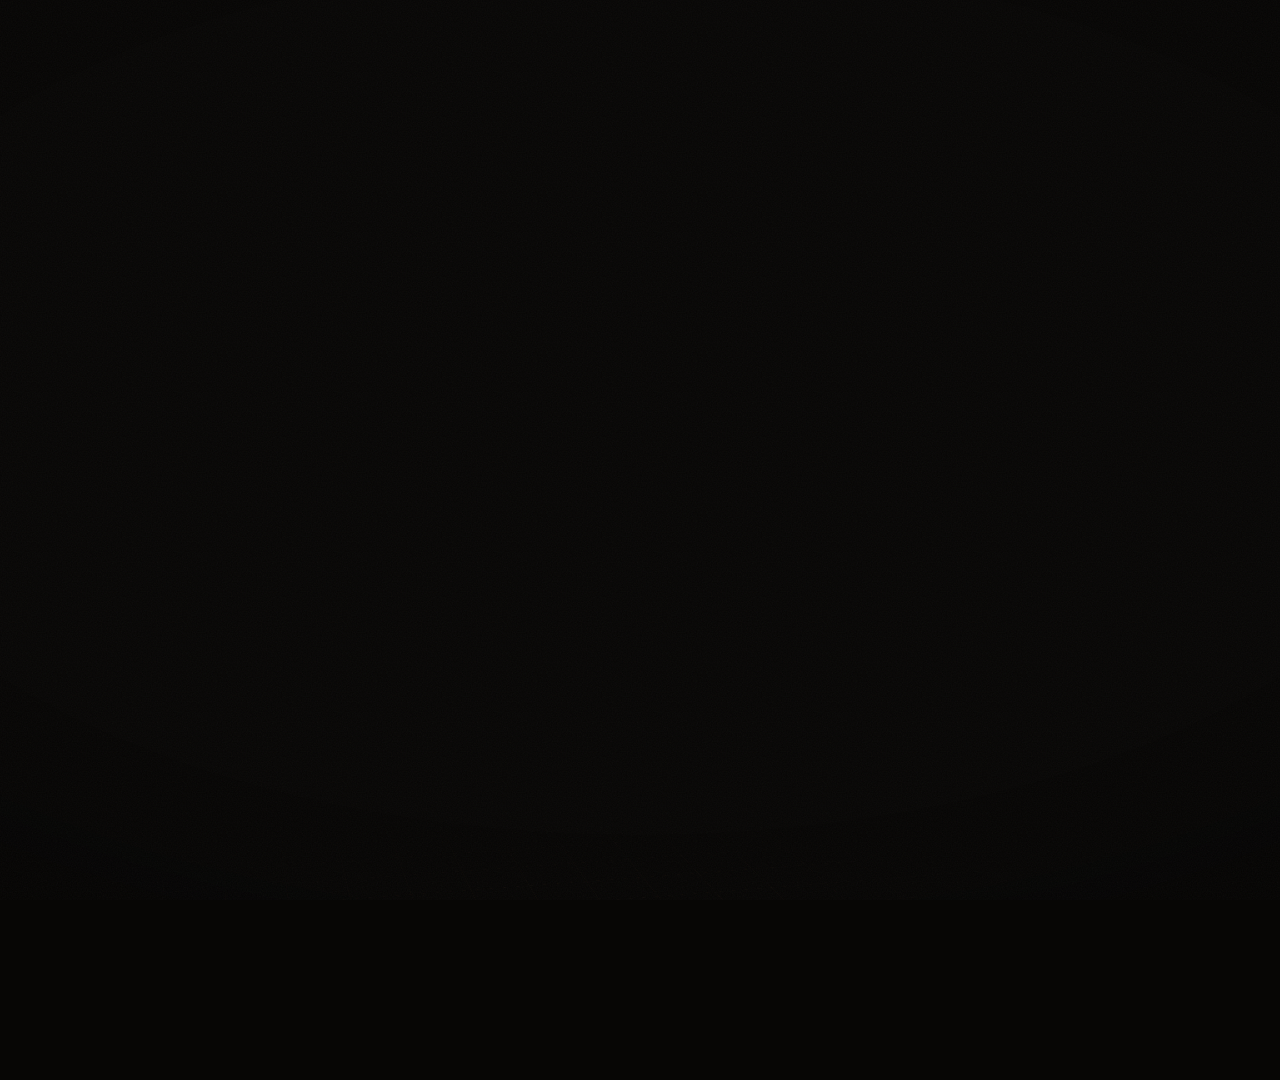
<file: demo/kinetic-3d/index.html>
<!doctype html>
<html lang="en">
<head>
<meta charset="utf-8">
<meta name="viewport" content="width=1920">
<title>Mosaic — kinetic 3D plugin demo</title>
<style>
@font-face{font-family:Anton;src:url("../../site/fonts/Anton-Regular.ttf");font-weight:400;font-display:swap}
@font-face{font-family:Playfair;src:url("../../site/fonts/PlayfairDisplay-Italic.ttf");font-style:italic;font-weight:400;font-display:swap}
@font-face{font-family:Plex;src:url("../../site/fonts/IBMPlexMono-Regular.ttf");font-weight:400;font-display:swap}
@font-face{font-family:Plex;src:url("../../site/fonts/IBMPlexMono-Bold.ttf");font-weight:700;font-display:swap}
*{box-sizing:border-box;margin:0;padding:0}
html,body{width:1920px;height:1080px;overflow:hidden;background:#070605;color:#ece4d6;font-family:Plex,monospace;cursor:none}
body:after{content:"";position:fixed;inset:0;pointer-events:none;z-index:90;opacity:.075;background-image:url("data:image/svg+xml;utf8,<svg xmlns='http://www.w3.org/2000/svg' width='160' height='160'><filter id='n'><feTurbulence type='fractalNoise' baseFrequency='.8' numOctaves='4'/></filter><rect width='100%25' height='100%25' filter='url(%23n)' opacity='.6'/></svg>")}
body:before{content:"";position:fixed;inset:0;pointer-events:none;z-index:89;background:radial-gradient(120% 90% at 50% 44%,transparent 54%,rgba(0,0,0,.62) 100%)}
.stage{position:fixed;inset:0;perspective:1600px;perspective-origin:50% 48%;overflow:hidden}
.world{position:absolute;inset:0;transform-style:preserve-3d;will-change:transform}
.floor{position:absolute;left:50%;top:56%;width:3600px;height:3600px;transform:translate(-50%,-50%) rotateX(76deg) translateZ(-900px);transform-origin:center;background-image:linear-gradient(rgba(212,101,42,.20) 1px,transparent 1px),linear-gradient(90deg,rgba(212,101,42,.20) 1px,transparent 1px);background-size:120px 120px;opacity:.30;mask-image:radial-gradient(closest-side,black 18%,transparent 72%);pointer-events:none}
.plane{position:absolute;left:50%;top:50%;width:1560px;transform:translate(-50%,-50%);transform-style:preserve-3d;will-change:transform,opacity}
.micro{font:700 11px/1.4 Plex,monospace;letter-spacing:.16em;text-transform:uppercase;color:#8a8276}
.accent{color:#d4652a}
.rule{height:1px;background:#d4652a;transform-origin:left center}

.title{text-align:center}
.title h1{font:400 210px/.78 Anton,Impact,sans-serif;letter-spacing:-.055em;text-transform:uppercase;color:#ece4d6;text-shadow:0 18px 80px rgba(0,0,0,.55)}
.title p{margin-top:30px;font:700 12px/1.5 Plex,monospace;letter-spacing:.22em;text-transform:uppercase;color:#8a8276}
.title .stamp{display:inline-block;margin-top:26px;padding:8px 12px;border:1px solid #3a322b;color:#d4652a;font:700 11px/1 Plex,monospace;letter-spacing:.14em}

.brief{left:50%;width:1180px;padding:48px 54px;border:1px solid #2b2520;background:rgba(12,10,8,.86);box-shadow:0 40px 120px rgba(0,0,0,.45)}
.brief h2{font:400 92px/.84 Anton,Impact,sans-serif;letter-spacing:-.035em;text-transform:uppercase;color:#ece4d6}
.brief h2 em{font-family:Playfair,Georgia,serif;font-weight:400;text-transform:none;color:#d4652a;letter-spacing:-.06em}
.brief .brieftext{margin-top:28px;font:400 17px/1.5 Plex,monospace;color:#c8bdaf;max-width:880px}
.brief .tags{margin-top:26px;display:flex;gap:8px;flex-wrap:wrap}
.brief .tags span{padding:6px 9px;border:1px solid #3a322b;font:700 10px/1 Plex,monospace;letter-spacing:.08em;color:#a79f92}

.concepts{width:1500px}
.concepts h2{font:400 70px/.84 Anton,Impact,sans-serif;letter-spacing:-.03em;text-transform:uppercase;text-align:center;margin-bottom:38px}
.cards{display:flex;gap:52px;justify-content:center;perspective:1400px;transform-style:preserve-3d}
.card{width:400px;min-height:330px;padding:28px;border:1px solid #332c25;background:rgba(15,13,10,.92);transform-style:preserve-3d;box-shadow:0 28px 80px rgba(0,0,0,.35)}
.card:nth-child(1){transform:rotateY(26deg) translateZ(110px)}
.card:nth-child(2){transform:rotateY(0deg) translateZ(0)}
.card:nth-child(3){transform:rotateY(-26deg) translateZ(-90px)}
.card .idx{font:700 10px/1 Plex,monospace;letter-spacing:.15em;color:#d4652a}
.card h3{font:400 36px/.9 Anton,Impact,sans-serif;letter-spacing:-.02em;text-transform:uppercase;margin-top:20px}
.card p{margin-top:18px;font:400 13px/1.45 Plex,monospace;color:#9a9084}
.card .score{margin-top:28px;font:400 64px/.8 Anton,Impact,sans-serif;color:#ece4d6}
.card .score small{font:700 10px/1 Plex,monospace;letter-spacing:.12em;color:#8a8276;display:block;margin-top:8px}
.card.chosen{border-color:#d4652a;background:rgba(26,16,11,.96);box-shadow:0 34px 100px rgba(212,101,42,.12)}
.card.chosen h3{color:#f0b58f}

.chosen{text-align:center;width:1100px}
.chosen .micro{color:#d4652a}
.chosen h2{font:400 150px/.78 Anton,Impact,sans-serif;letter-spacing:-.05em;text-transform:uppercase;margin-top:26px}
.chosen h2 em{font-family:Playfair,Georgia,serif;font-weight:400;text-transform:none;color:#d4652a;letter-spacing:-.08em}
.chosen .scoreline{margin-top:28px;font:400 42px/1 Anton,Impact,sans-serif;color:#ece4d6}
.chosen .scoreline small{font:700 11px/1 Plex,monospace;letter-spacing:.13em;color:#8a8276;margin-left:12px}

.code{width:1200px;padding:36px 42px;border:1px solid #3a322b;background:#0b0907;box-shadow:0 30px 100px rgba(0,0,0,.5)}
.code .micro{margin-bottom:22px}
.code pre{font:700 26px/1.35 Plex,monospace;color:#ece4d6;white-space:pre-wrap}
.code pre b{color:#d4652a;font-weight:700}
.code .out{margin-top:24px;padding-top:18px;border-top:1px solid #2b2520;font:400 15px/1.6 Plex,monospace;color:#9a9084}
.code .out strong{color:#b7d8c0;font-weight:400}

.proof{text-align:center;width:1200px}
.proof .micro{color:#d4652a}
.proof .num{margin-top:12px;font:400 420px/.7 Anton,Impact,sans-serif;letter-spacing:-.06em;color:#ece4d6;text-shadow:0 28px 100px rgba(0,0,0,.6)}
.proof .num span{color:#d4652a}
.proof .cap{margin-top:24px;font:700 13px/1.5 Plex,monospace;letter-spacing:.16em;text-transform:uppercase;color:#a79f92}

.profile{width:1240px;display:flex;justify-content:center;gap:64px}
.pcard{width:480px;padding:30px 32px;border:1px solid #332c25;background:rgba(14,12,9,.94);box-shadow:0 30px 90px rgba(0,0,0,.4)}
.pcard .micro{color:#d4652a}
.pcard .big{margin-top:22px;font:400 118px/.78 Anton,Impact,sans-serif;letter-spacing:-.04em}
.pcard .big small{font:700 11px/1 Plex,monospace;letter-spacing:.12em;color:#8a8276;display:block;margin-top:12px}
.pcard p{margin-top:16px;font:400 13px/1.5 Plex,monospace;color:#9a9084}

.lockup{text-align:center;width:1400px}
.lockup h1{font:400 220px/.74 Anton,Impact,sans-serif;letter-spacing:-.06em;text-transform:uppercase}
.lockup h1 em{font-family:Playfair,Georgia,serif;font-weight:400;text-transform:none;color:#d4652a;letter-spacing:-.08em}
.lockup .stats{margin-top:34px;display:flex;gap:48px;justify-content:center;align-items:center}
.lockup .stats b{display:block;font:400 34px/.9 Anton,Impact,sans-serif;letter-spacing:-.02em}
.lockup .stats span{display:block;margin-top:6px;font:700 9px/1 Plex,monospace;letter-spacing:.14em;color:#8a8276}
.lockup .url{margin-top:34px;font:700 11px/1 Plex,monospace;letter-spacing:.16em;color:#d4652a}
</style>
</head>
<body>
<div class="stage">
  <div class="world" id="world">
    <div class="floor"></div>
    <section class="plane title" id="title">
      <h1>MOSAIC</h1>
      <p>design direction for hermes</p>
      <span class="stamp">13 tools / 23 skills / 20 components</span>
    </section>

    <section class="plane brief" id="brief">
      <div class="micro">01 / one brief</div>
      <h2>A QUIET PORTFOLIO.<br><em>NOT A TEMPLATE.</em></h2>
      <div class="brieftext">“A quiet portfolio for a type designer who needs clients to trust the process.”</div>
      <div class="tags"><span>independent studio founders</span><span>accessible</span><span>no hover-only</span><span>mobile-first</span></div>
    </section>

    <section class="plane concepts" id="concepts">
      <div class="micro" style="text-align:center;margin-bottom:18px">02 / three directions</div>
      <h2>THREE SHAPES.<br><span class="accent">ONE BRIEF.</span></h2>
      <div class="cards">
        <article class="card chosen"><div class="idx">A / FIELD GUIDE</div><h3>The Field Guide</h3><p>An annotated field guide with specimens and marginal notes.</p><div class="score">9.0<small>selected</small></div></article>
        <article class="card"><div class="idx">B / BENCH</div><h3>The Bench</h3><p>A workbench with three tools and one live specimen.</p><div class="score">8.9<small>coherent</small></div></article>
        <article class="card"><div class="idx">C / INDEX</div><h3>The Working Index</h3><p>A working index with a specimen pane.</p><div class="score">8.8<small>useful</small></div></article>
      </div>
    </section>

    <section class="plane chosen" id="chosen">
      <div class="micro">03 / pick one</div>
      <h2>THE FIELD<br><em>GUIDE.</em></h2>
      <div class="scoreline">9.0 <small>overall / directed</small></div>
    </section>

    <section class="plane code" id="code">
      <div class="micro">04 / one command</div>
      <pre>./mosaic design <b>--mode page</b>
  --brief 'A quiet portfolio...'</pre>
      <div class="out"><strong>page/index.html</strong> · 15,679 bytes · one deterministic seed</div>
    </section>

    <section class="plane proof" id="proof">
      <div class="micro">05 / measured, not guessed</div>
      <div class="num">16<span>/16</span></div>
      <div class="cap">hard gates passed · contrast · targets · overflow · focus · motion</div>
    </section>

    <section class="plane profile" id="profile">
      <div class="pcard"><div class="micro">taste profile</div><div class="big">7.9<small>confidence: low</small></div><p>Not a verdict. A calibration request.</p></div>
      <div class="pcard"><div class="micro">public components</div><div class="big">20<small>thirteen families</small></div><p>Observations, not a component wall.</p></div>
    </section>

    <section class="plane lockup" id="lockup">
      <h1>REFERENCE IN.<br><em>ORIGINAL OUT.</em></h1>
      <div class="stats"><div><b>13</b><span>local tools</span></div><div><b>23</b><span>skills</span></div><div><b>16/16</b><span>gates</span></div></div>
      <div class="url">langersword.github.io/mosaic</div>
    </section>
  </div>
</div>
<script src="../vendor/gsap.min.js"></script>
<script>
const $ = id => document.getElementById(id);
const world = $('world');
const tl = gsap.timeline({paused:true, defaults:{ease:'power3.out'}});
gsap.set('.plane', {opacity:0});
gsap.set('#title', {opacity:1, z:-220});
gsap.set('#world', {z:-820, rotateX:11, rotateY:15});
gsap.set('#brief', {z:620});
gsap.set('#concepts', {z:520});
gsap.set('#chosen', {z:520});
gsap.set('#code', {z:520});
gsap.set('#proof', {z:620});
gsap.set('#profile', {z:520});
gsap.set('#lockup', {z:620});

// 0-3.4: title plane enters from depth
tl.to('#world', {z:0, rotateX:0, rotateY:0, duration:3.6, ease:'power2.inOut'}, 0)
  .to('#title', {z:660, duration:3.4}, 0)
  .from('#title h1', {y:90, opacity:0, duration:1.1}, .1)
  .from('#title p', {y:24, opacity:0, duration:.7}, .7)
  .from('#title .stamp', {y:18, opacity:0, duration:.6}, 1.0)
  .to('#title', {opacity:0, duration:.35}, 3.1)
  .to('#world', {rotateY:-9, rotateX:-3, z:-120, duration:1.2}, 3.1)
  .set('#brief', {opacity:1, z:620}, 3.45)
  .to('#brief', {z:180, duration:1.4}, 3.45)
  .from('#brief .micro', {y:20, opacity:0, duration:.5}, 3.5)
  .from('#brief h2', {y:70, opacity:0, duration:.9}, 3.55)
  .from('#brief .brieftext', {y:24, opacity:0, duration:.7}, 4.0)
  .from('#brief .tags', {y:18, opacity:0, duration:.6}, 4.25)
  .to('#brief', {opacity:0, z:-420, duration:.6}, 6.3)
  .to('#world', {rotateY:8, rotateX:4, z:-80, duration:1.3}, 6.3)

// 6.6-11: three concept planes fan in
  .set('#concepts', {opacity:1, z:520}, 6.65)
  .to('#concepts', {z:80, duration:1.4}, 6.65)
  .from('#concepts h2', {y:60, opacity:0, duration:.8}, 6.7)
  .fromTo('.card', {z:-500, rotateY:24, opacity:0}, {z:(i)=>[110,0,-90][i], rotateY:(i)=>[26,0,-26][i], opacity:1, duration:1.1, stagger:.14}, 6.85)
  .to('#world', {rotateY:-4, rotateX:0, z:-240, duration:2.0}, 7.6)
  .to('#concepts', {opacity:0, z:-380, duration:.55}, 10.9)
  .to('#world', {rotateY:5, rotateX:3, z:0, duration:1.1}, 10.9)

// 11.2-14.4: chosen
  .set('#chosen', {opacity:1, z:520}, 11.25)
  .to('#chosen', {z:250, duration:1.1}, 11.25)
  .from('#chosen .micro', {y:20, opacity:0, duration:.5}, 11.3)
  .from('#chosen h2', {y:80, opacity:0, duration:.9}, 11.35)
  .from('#chosen .scoreline', {y:24, opacity:0, duration:.6}, 11.85)
  .to('#chosen', {opacity:0, z:-420, duration:.5}, 14.0)
  .to('#world', {rotateY:-7, rotateX:-2, z:-100, duration:1.0}, 14.0)

// 14.4-18.2: mechanism
  .set('#code', {opacity:1, z:520}, 14.45)
  .to('#code', {z:260, duration:1.0}, 14.45)
  .from('#code .micro', {y:20, opacity:0, duration:.5}, 14.5)
  .from('#code pre', {y:26, opacity:0, duration:.7}, 14.65)
  .from('#code .out', {y:16, opacity:0, duration:.55}, 15.1)
  .to('#code', {opacity:0, z:-420, duration:.5}, 17.8)
  .to('#world', {rotateY:9, rotateX:4, z:-120, duration:1.1}, 17.8)

// 18.2-22.2: proof
  .set('#proof', {opacity:1, z:620}, 18.25)
  .to('#proof', {z:300, duration:1.15}, 18.25)
  .from('#proof .micro', {y:20, opacity:0, duration:.5}, 18.3)
  .from('#proof .num', {scale:.35, opacity:0, duration:1.0, ease:'back.out(1.5)'}, 18.4)
  .from('#proof .cap', {y:20, opacity:0, duration:.6}, 19.0)
  .to('#proof', {opacity:0, z:-420, duration:.55}, 21.8)
  .to('#world', {rotateY:-5, rotateX:-3, z:-100, duration:1.0}, 21.8)

// 22.2-25: profile
  .set('#profile', {opacity:1, z:520}, 22.25)
  .to('#profile', {z:220, duration:1.0}, 22.25)
  .from('.pcard', {z:-420, rotateY:-14, opacity:0, duration:.9, stagger:.12}, 22.35)
  .to('#profile', {opacity:0, z:-420, duration:.55}, 24.8)
  .to('#world', {rotateY:4, rotateX:0, z:0, duration:1.0}, 24.8)

// 25-30: lockup
  .set('#lockup', {opacity:1, z:620}, 25.05)
  .to('#lockup', {z:0, duration:1.3}, 25.05)
  .from('#lockup h1', {y:80, opacity:0, duration:1.0}, 25.1)
  .from('#lockup .stats', {y:28, opacity:0, duration:.7}, 25.8)
  .from('#lockup .url', {y:18, opacity:0, duration:.6}, 26.3)
  .to({}, {duration:.1}, 29.9);

window.__tl = tl;
window.__filmReady = true;
</script>
</body>
</html>
</file>
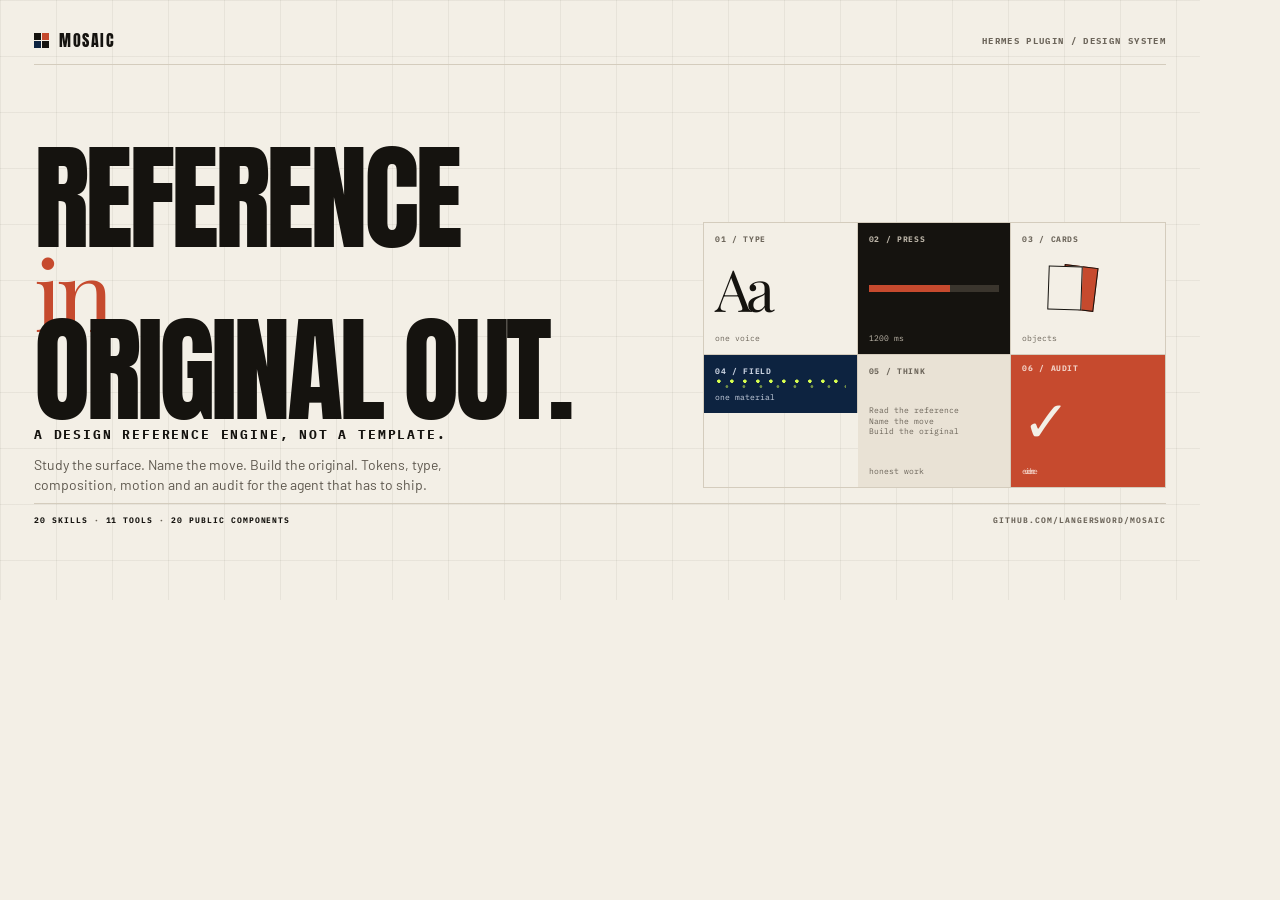
<file: cover/catalog.html>
<!doctype html>
<html lang="en">
<head>
  <meta charset="utf-8">
  <meta name="viewport" content="width=device-width, initial-scale=1">
  <link rel="stylesheet" href="cover.css">
  <title>Mosaic cover</title>
</head>
<body>
  <div class="frame">
    <header class="top">
      <div class="brand"><span class="mark" aria-hidden="true"><i></i><i></i><i></i><i></i></span> MOSAIC</div>
      <div class="kicker">Hermes plugin / design system</div>
    </header>
    <main class="hero">
      <div>
        <h1>Reference<br><em>in.</em><br>Original out.</h1>
        <p class="tagline">A design reference engine, not a template.</p>
        <p class="lede">Study the surface. Name the move. Build the original. Tokens, type, composition, motion and an audit for the agent that has to ship.</p>
      </div>
      <div class="tiles" aria-hidden="true">
        <div class="tile type"><b>01 / TYPE</b><div class="type-mark">Aa</div><span>one voice</span></div>
        <div class="tile press"><b>02 / PRESS</b><div class="bar"></div><span>1200 ms</span></div>
        <div class="tile card"><b>03 / CARDS</b><div class="cards"><i></i><i></i></div><span>objects</span></div>
        <div class="tile field"><b>04 / FIELD</b><div class="field"></div><span>one material</span></div>
        <div class="tile"><b>05 / THINK</b><span>Read the reference<br>Name the move<br>Build the original</span><span>honest work</span></div>
        <div class="tile audit"><b>06 / AUDIT</b><div class="audit">✓</div><span>evidence</span></div>
      </div>
    </main>
    <footer class="bottom">
      <span><strong>20 SKILLS</strong> · <strong>11 TOOLS</strong> · <strong>20 PUBLIC COMPONENTS</strong></span>
      <span>github.com/LangerSword/mosaic</span>
    </footer>
  </div>
</body>
</html>
</file>
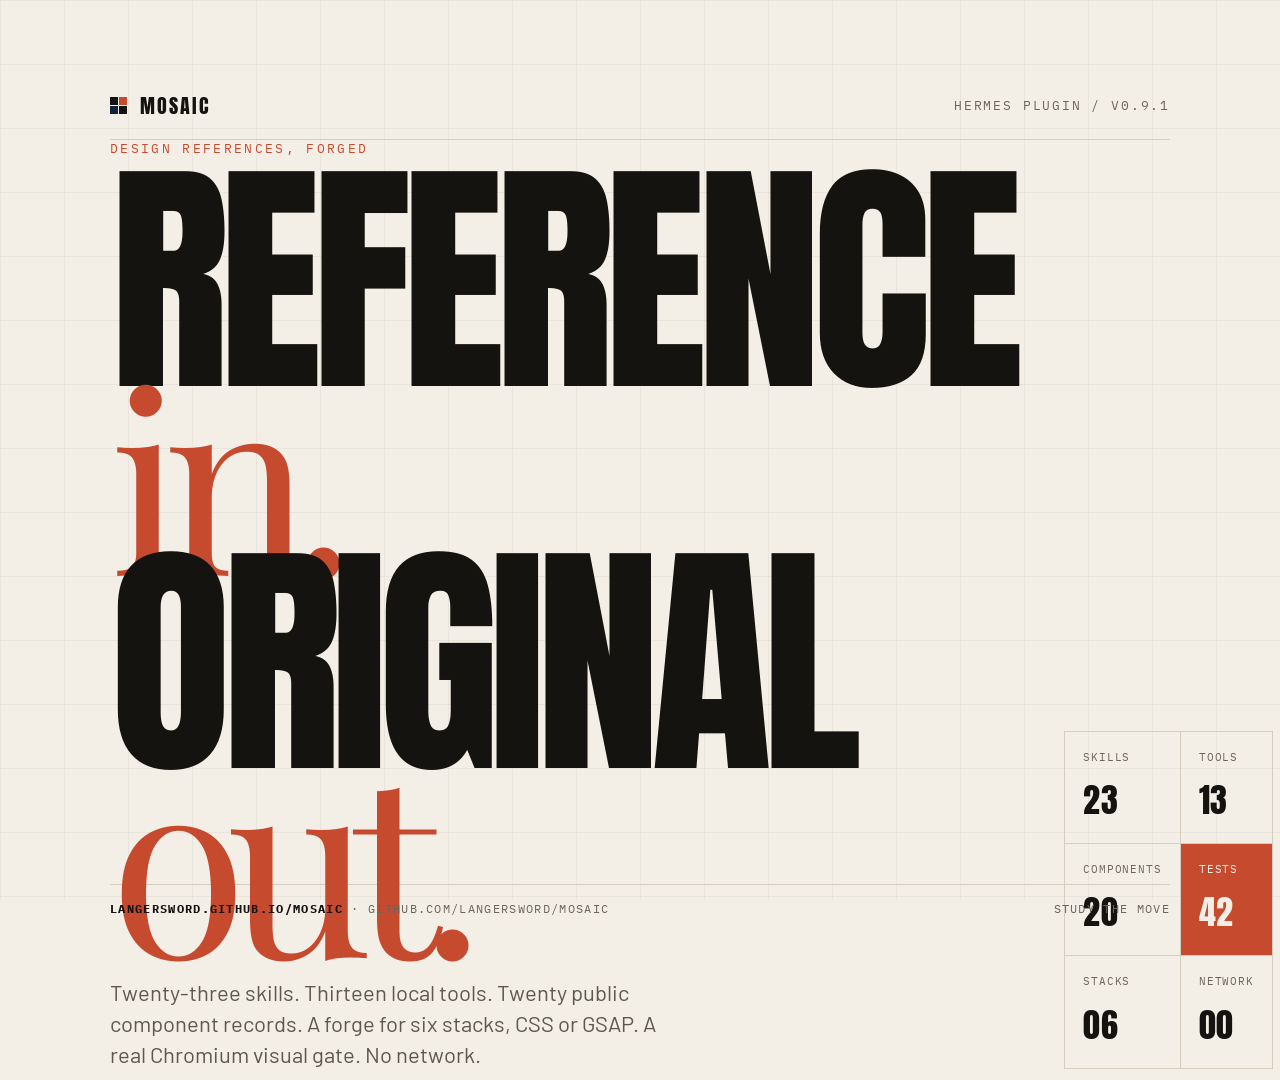
<file: demo/endcard.html>
<!doctype html>
<html lang="en">
<head><meta charset="utf-8"><meta name="viewport" content="width=device-width, initial-scale=1"><title>Mosaic / endcard</title>
<style>
@font-face{font-family:Anton;src:url("../site/fonts/Anton-Regular.ttf");font-weight:400;font-display:swap}
@font-face{font-family:Playfair;src:url("../site/fonts/PlayfairDisplay-Italic.ttf");font-weight:400;font-style:italic;font-display:swap}
@font-face{font-family:Barlow;src:url("../site/fonts/Barlow-Regular.ttf");font-weight:400;font-display:swap}
@font-face{font-family:Plex;src:url("../site/fonts/IBMPlexMono-Regular.ttf");font-weight:400;font-display:swap}
@font-face{font-family:Plex;src:url("../site/fonts/IBMPlexMono-Bold.ttf");font-weight:700;font-display:swap}
*{box-sizing:border-box}html,body{margin:0;width:1920px;height:1080px;overflow:hidden;background:#f3efe6;color:#15130f;font-family:Barlow,sans-serif}
.frame{position:fixed;inset:0;padding:90px 110px;background-image:linear-gradient(to right,rgba(21,19,15,.045) 1px,transparent 1px),linear-gradient(to bottom,rgba(21,19,15,.045) 1px,transparent 1px);background-size:64px 64px}
.top{display:flex;align-items:center;justify-content:space-between;border-bottom:1px solid #d4ccbd;padding-bottom:18px;font-family:Plex,monospace;font-size:13px;letter-spacing:.14em;text-transform:uppercase;color:#6c655a}
.brand{display:flex;align-items:center;gap:13px;font-family:Anton,Impact,sans-serif;font-size:20px;letter-spacing:.1em;color:#15130f}
.tiles{display:grid;grid-template-columns:repeat(2,8px);grid-template-rows:repeat(2,8px);gap:1px}.tiles i{background:#15130f}.tiles i:nth-child(2){background:#c64a2e}.tiles i:nth-child(3){background:#0d2340}
.hero{display:grid;grid-template-columns:1.1fr .9fr;gap:50px;align-items:end;height:720px}
h1{margin:0;font-family:Anton,Impact,sans-serif;font-weight:400;font-size:250px;line-height:.76;letter-spacing:-.04em;text-transform:uppercase}
h1 em{font-family:Playfair,Georgia,serif;font-weight:400;text-transform:none;letter-spacing:-.08em;color:#c64a2e}
.deck{max-width:560px;margin:28px 0 0;color:#5e584e;font-size:22px;line-height:1.4}
.stats{display:grid;grid-template-columns:1fr 1fr;border:1px solid #d4ccbd}
.stats div{min-height:112px;padding:18px;border-right:1px solid #d4ccbd;border-bottom:1px solid #d4ccbd;display:flex;flex-direction:column;justify-content:space-between;font-family:Plex,monospace;font-size:11px;letter-spacing:.08em;color:#6c655a}
.stats div:nth-child(2n){border-right:0}.stats div:nth-child(n+5){border-bottom:0}.stats b{font-family:Anton,Impact,sans-serif;font-size:34px;font-weight:400;letter-spacing:.02em;color:#15130f}
.stats .hot{background:#c64a2e;color:#f3efe6}.stats .hot b{color:#f3efe6}
.bottom{display:flex;justify-content:space-between;gap:20px;border-top:1px solid #d4ccbd;padding-top:16px;margin-top:24px;font-family:Plex,monospace;font-size:12px;letter-spacing:.11em;text-transform:uppercase;color:#6c655a}
.bottom strong{color:#15130f}
</style></head>
<body><div class="frame">
  <div class="top"><span class="brand"><span class="tiles"><i></i><i></i><i></i><i></i></span> MOSAIC</span><span>Hermes plugin / v0.9.1</span></div>
  <div class="hero">
    <div><div style="font-family:Plex,monospace;font-size:13px;letter-spacing:.18em;text-transform:uppercase;color:#c64a2e;margin-bottom:28px">Design references, forged</div><h1>REFERENCE<br><em>in.</em><br>ORIGINAL<br><em>out.</em></h1><p class="deck">Twenty-three skills. Thirteen local tools. Twenty public component records. A forge for six stacks, CSS or GSAP. A real Chromium visual gate. No network.</p></div>
    <div><div class="stats"><div><span>SKILLS</span><b>23</b></div><div><span>TOOLS</span><b>13</b></div><div><span>COMPONENTS</span><b>20</b></div><div class="hot"><span>TESTS</span><b>42</b></div><div><span>STACKS</span><b>06</b></div><div><span>NETWORK</span><b>00</b></div></div></div>
  </div>
  <div class="bottom"><span><strong>LANGERSWORD.GITHUB.IO/MOSAIC</strong> · GITHUB.COM/LANGERSWORD/MOSAIC</span><span>STUDY THE MOVE</span></div>
</div></body></html>
</file>
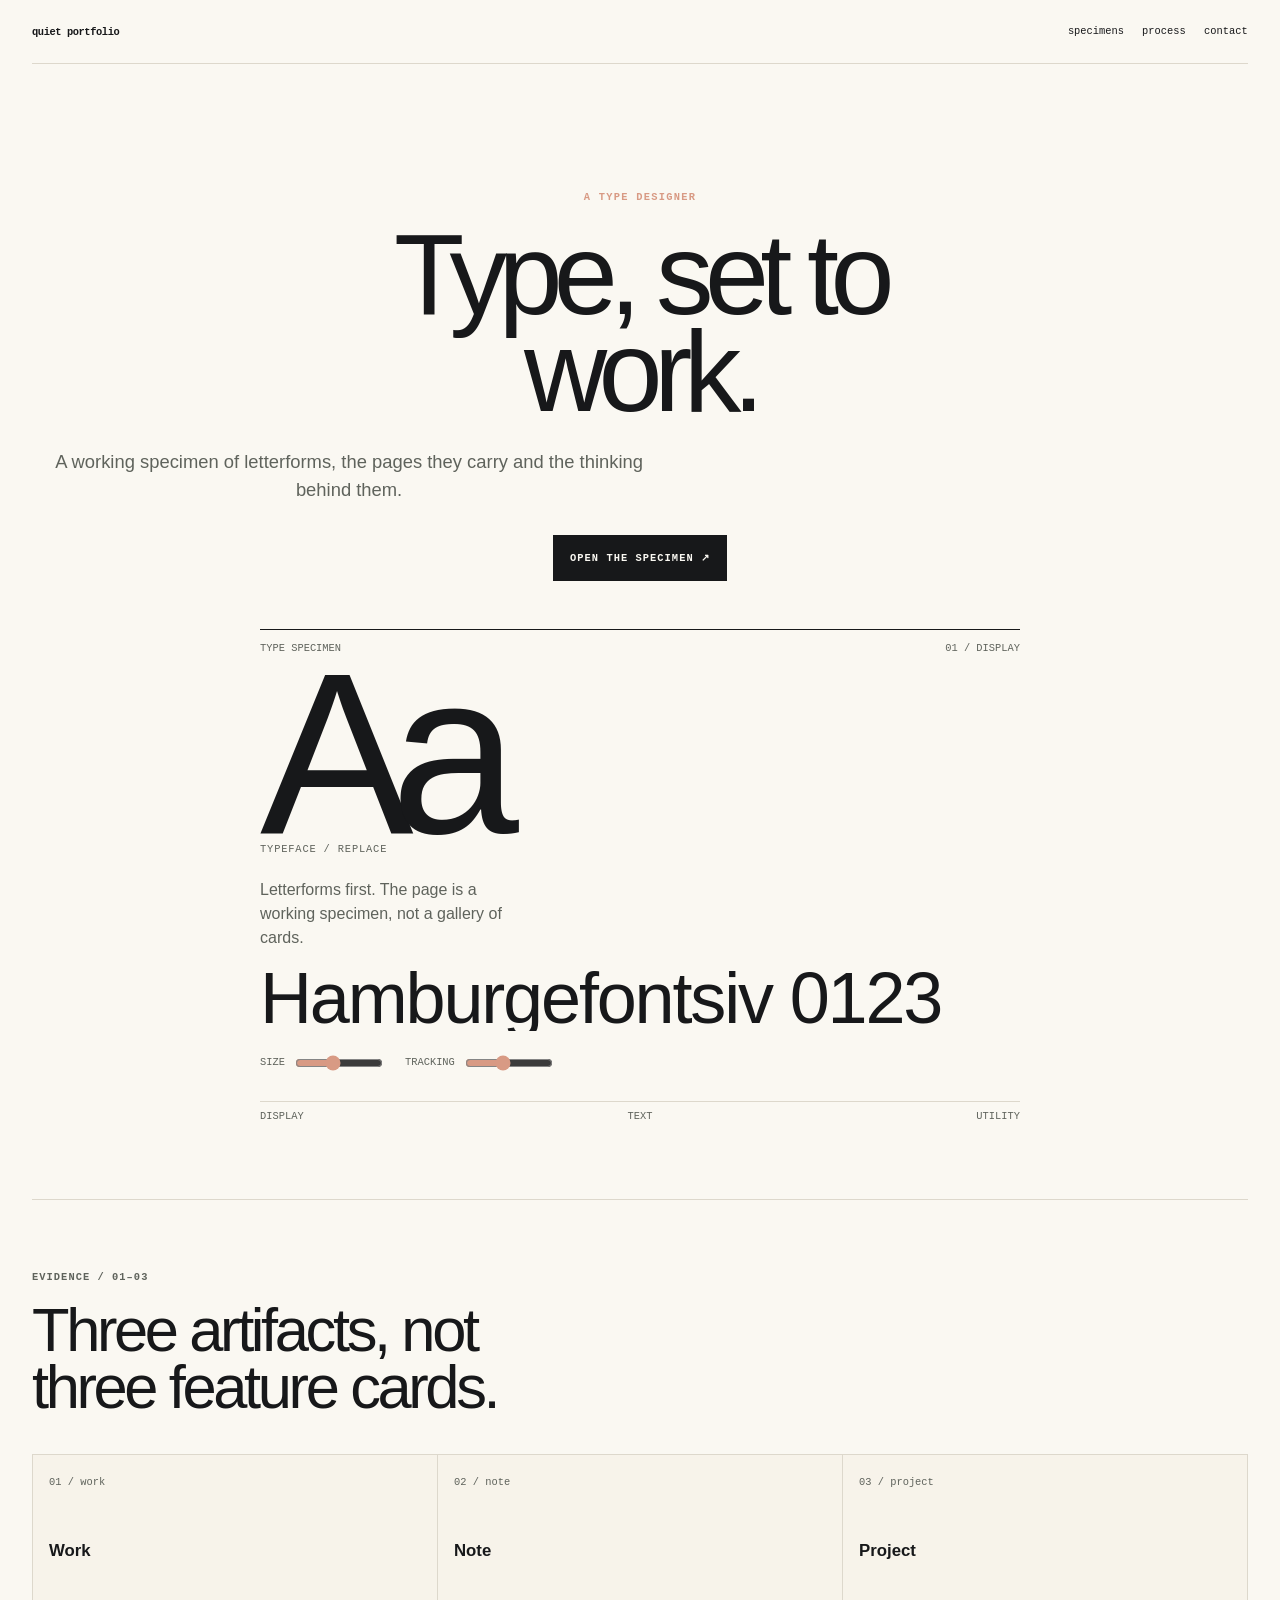
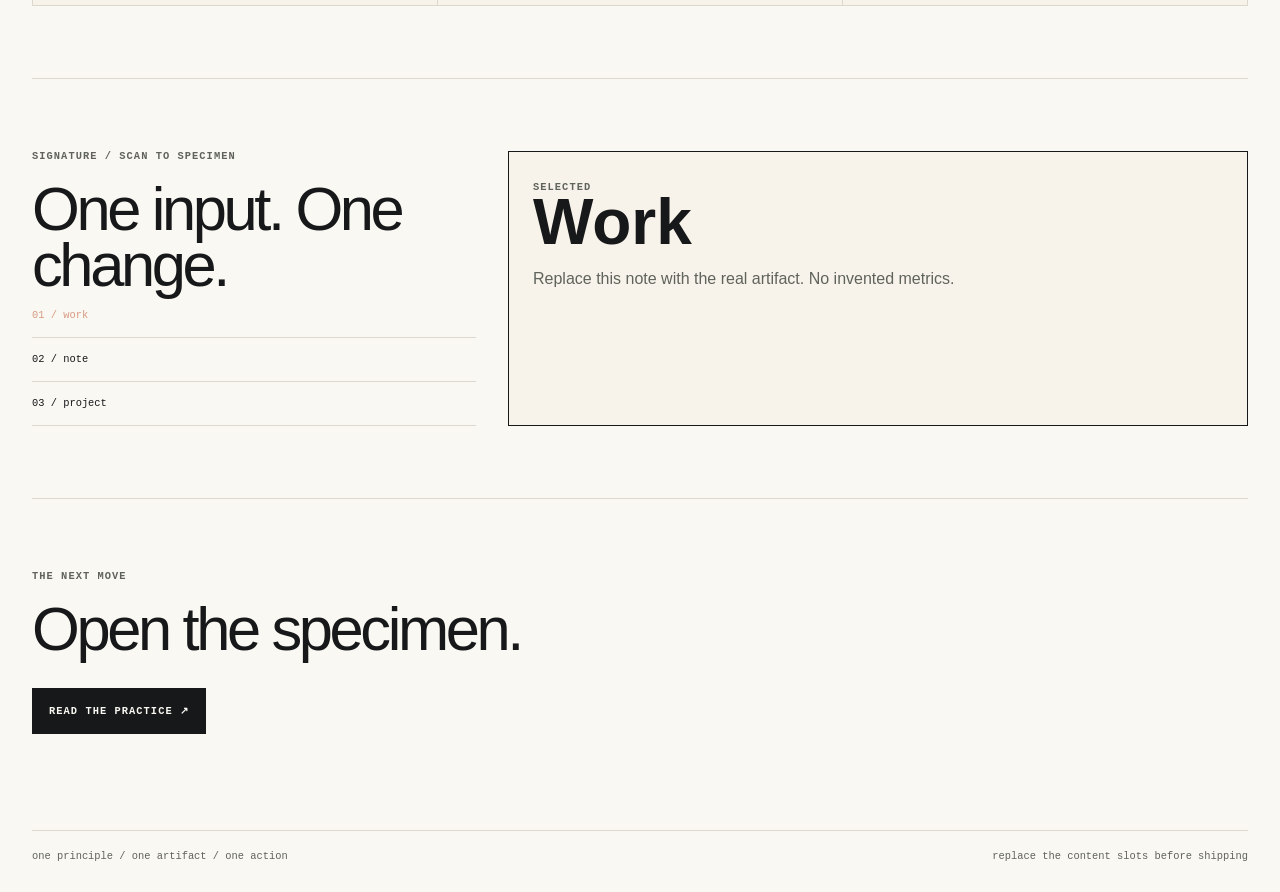
<file: demo/redline/fail.html>
<!doctype html>
<html lang="en">
<head>
<meta charset="utf-8">
<meta name="viewport" content="width=device-width, initial-scale=1">
<title>Type, set to work. / design starter</title>
<style>
:root {
  --field: #faf8f2;
  --surface: #f7f3ea;
  --ink: #17181a;
  --muted: #5f635c;
  --line: #ddd8cc;
  --signal: #d89a84;
  --deep: #0c2342;
  --focus: #be402d;
  --measure: 62ch;
  --gutter: clamp(18px, 3vw, 32px);
  --max: 1440px;
  --radius: 0px;
  --display: clamp(3.2rem, 9vw, 8.5rem);
  --display-font: "Bricolage Grotesque", "Avenir Next", sans-serif;
  --body: clamp(1rem, .4vw + .9rem, 1.15rem);
  --body-font: "Satoshi", "Avenir Next", "Segoe UI", sans-serif;
  --mono: clamp(.65rem, .8vw, .78rem);
  --utility-font: "JetBrains Mono", "SFMono-Regular", monospace;
  --ease: cubic-bezier(.22, 1, .36, 1);
  --dur: 520ms;
}
* { box-sizing: border-box; }
html { color-scheme: light; }
body { margin: 0; background: var(--field); color: var(--ink); font-family: var(--body-font); }
a { color: inherit; }
button { font: inherit; color: inherit; }
:focus-visible { outline: 2px solid var(--focus); outline-offset: 4px; }
.skip { position: absolute; left: -999px; top: 8px; min-height: 44px; display: inline-flex; align-items: center; padding: 10px 14px; background: var(--ink); color: var(--field); }
.skip:focus { left: 8px; z-index: 9; }
.shell { width: min(100% - 2 * var(--gutter), var(--max)); margin: 0 auto; }
.bar { display: flex; justify-content: space-between; align-items: center; min-height: 64px; border-bottom: 1px solid var(--line); font-family: var(--utility-font); font-size: var(--mono); }
.brand { display: inline-flex; align-items: center; min-height: 44px; min-width: 44px; text-decoration: none; font-weight: 700; letter-spacing: -.04em; }
.bar nav { display: flex; gap: 18px; }
.bar nav a { display: inline-flex; align-items: center; min-height: 44px; min-width: 44px; text-decoration: none; border-bottom: 1px solid transparent; }
.bar nav a:hover { border-color: var(--signal); }
main { overflow: clip; }
@media (prefers-reduced-motion: no-preference) {
  html.js [data-reveal] { opacity: 0; transform: translateY(10px); transition: opacity .5s var(--ease), transform .5s var(--ease); }
  html.js [data-reveal].is-in { opacity: 1; transform: none; }
}
.arrival { display: grid; grid-template-columns: minmax(0, 1.15fr) minmax(280px, .85fr); gap: var(--gutter); padding: clamp(56px, 10vw, 144px) 0 72px; border-bottom: 1px solid var(--line); }
.layout-bench .arrival { grid-template-columns: minmax(0, 1fr); }
.layout-bench .artifact { max-width: 760px; margin-top: 28px; }
.layout-field-guide .arrival { display: block; text-align: center; }
.layout-field-guide .artifact { max-width: 760px; margin: 48px auto 0; text-align: left; }
.layout-field-guide h1 { margin-inline: auto; }
.layout-programme .arrival { grid-template-columns: minmax(0, .8fr) minmax(0, 1.2fr); }
.layout-programme .artifact { border-top-color: var(--signal); }
.layout-signal-room .arrival { background: var(--surface); padding-inline: var(--gutter); }
.layout-specimen-table .arrival { grid-template-columns: minmax(0, .9fr) minmax(0, 1.1fr); }
.layout-reading-room .arrival { grid-template-columns: minmax(0, 1.3fr) minmax(0, .7fr); }
.kicker { margin: 0 0 24px; color: var(--signal); font: 700 var(--mono)/1 var(--utility-font); letter-spacing: .12em; text-transform: uppercase; }
h1 { max-width: 9ch; margin: 0; font-family: var(--display-font); font-size: var(--display); font-weight: 500; line-height: .84; letter-spacing: -.075em; }
.deck { max-width: var(--measure); margin: 28px 0 0; color: var(--muted); font-size: var(--body); line-height: 1.55; }
.act { display: inline-flex; min-height: 46px; align-items: center; margin-top: 30px; padding: 0 16px; border: 1px solid var(--ink); background: var(--ink); color: var(--field); font: 700 var(--mono)/1 var(--utility-font); letter-spacing: .1em; text-decoration: none; text-transform: uppercase; }
.artifact { align-self: end; border-top: 1px solid var(--ink); padding-top: 12px; }
.arrival > *, .signature > * { min-width: 0; }
.artifact-head { display: flex; justify-content: space-between; color: var(--muted); font: var(--mono)/1.3 var(--utility-font); text-transform: uppercase; }
.type-specimen { padding: 18px 0 4px; }
.type-specimen .glyph { display: block; font-family: var(--display-font); font-size: clamp(6rem, 18vw, 15rem); line-height: .7; letter-spacing: -.1em; color: var(--ink); }
.type-specimen .specimen-note { max-width: 28ch; margin: 22px 0 16px; color: var(--muted); line-height: 1.5; }
.typeface-slot { display: inline-block; margin-top: 8px; color: var(--muted); font: var(--mono)/1.2 var(--utility-font); letter-spacing: .08em; text-transform: uppercase; }
.specimen-line { margin: 14px 0 10px; font-family: var(--display-font); font-size: var(--specimen-size, 4.5rem); line-height: .9; letter-spacing: var(--specimen-tracking, -.03em); white-space: nowrap; max-width: 100%; overflow: hidden; }
.specimen-controls { display: flex; flex-wrap: wrap; gap: 12px 20px; margin: 10px 0 16px; color: var(--muted); font: var(--mono)/1.2 var(--utility-font); text-transform: uppercase; }
.specimen-controls label { display: flex; align-items: center; min-height: 44px; min-width: 44px; gap: 8px; }
.specimen-controls input { width: 88px; height: 44px; accent-color: var(--signal); }
.specimen-scale, .excerpt-meta { display: flex; justify-content: space-between; gap: 8px; border-top: 1px solid var(--line); padding-top: 8px; color: var(--muted); font: var(--mono)/1.3 var(--utility-font); text-transform: uppercase; }
.trace, .programme-list { display: grid; gap: 0; margin: 0; padding: 0; list-style: none; }
.trace li, .programme-list li { display: grid; grid-template-columns: 34px 1fr auto; gap: 8px; align-items: baseline; padding: 14px 0; border-bottom: 1px solid var(--line); }
.trace li span, .programme-list li span { color: var(--muted); font: var(--mono)/1 var(--utility-font); }
.trace li em, .programme-list li em { color: var(--muted); font: var(--mono)/1 var(--utility-font); }
.trace li b, .programme-list li b { font-size: 1.05rem; }
.signal-list, .object-list { display: grid; gap: 0; margin-top: 10px; }
.signal-list div, .object-list div { display: grid; grid-template-columns: 1fr auto; gap: 4px 12px; align-items: baseline; padding: 13px 0; border-bottom: 1px solid var(--line); }
.signal-list span, .object-list span { color: var(--muted); font: var(--mono)/1.3 var(--utility-font); text-transform: uppercase; }
.signal-list b, .object-list b { grid-row: span 1; font-size: 1.05rem; text-align: right; }
.signal-list em, .object-list em { color: var(--muted); font: var(--mono)/1.2 var(--utility-font); text-transform: uppercase; }
.excerpt { max-width: 28ch; margin: 16px 0; font-family: var(--display-font); font-size: clamp(1.8rem, 3.5vw, 3rem); line-height: 1.05; letter-spacing: -.05em; }
.specimen { display: grid; grid-template-columns: 36px 1fr 24px; width: 100%; gap: 8px; align-items: center; min-height: 58px; padding: 10px 0; border: 0; border-bottom: 1px solid var(--line); background: transparent; text-align: left; cursor: pointer; }
.specimen[aria-pressed="true"] { color: var(--signal); }
.specimen .num { color: var(--muted); font: var(--mono)/1 var(--utility-font); }
.specimen .title { font-size: 1.1rem; }
.specimen .arrow { text-align: right; }
.proof { padding: 72px 0; border-bottom: 1px solid var(--line); }
.eyebrow { margin: 0 0 20px; color: var(--muted); font: 700 var(--mono)/1 var(--utility-font); letter-spacing: .1em; text-transform: uppercase; }
h2 { max-width: 14ch; margin: 0; font-family: var(--display-font); font-size: clamp(2rem, 4.8vw, 4.6rem); font-weight: 500; line-height: .92; letter-spacing: -.055em; }
.proof-grid { display: grid; grid-template-columns: repeat(3, 1fr); gap: 1px; margin-top: 38px; border: 1px solid var(--line); background: var(--line); }
.proof-item { min-height: 150px; padding: 16px; background: var(--surface); }
.proof-item b { display: block; margin-top: 52px; font-size: 1.05rem; }
.proof-item span { color: var(--muted); font: var(--mono)/1.4 var(--utility-font); }
.signature { display: grid; grid-template-columns: minmax(0, .75fr) minmax(0, 1.25fr); gap: var(--gutter); padding: 72px 0; border-bottom: 1px solid var(--line); }
.cue { display: block; width: 100%; min-height: 44px; padding: 13px 0; border: 0; border-bottom: 1px solid var(--line); background: transparent; text-align: left; font: var(--mono)/1.3 var(--utility-font); cursor: pointer; }
.cue[aria-pressed="true"] { color: var(--signal); }
.readout { min-height: 190px; padding: 24px; border: 1px solid var(--ink); background: var(--surface); }
.readout strong { display: block; font-family: var(--display-font); font-size: clamp(2rem, 5vw, 4rem); line-height: .9; }
.readout p { max-width: 48ch; color: var(--muted); line-height: 1.55; }
.close { padding: 72px 0 96px; }
.close h2 { max-width: 16ch; }
.foot { display: flex; justify-content: space-between; gap: 20px; padding: 18px 0 28px; border-top: 1px solid var(--line); color: var(--muted); font: var(--mono)/1.4 var(--utility-font); }
@media (max-width: 760px) {
  .arrival, .signature { grid-template-columns: 1fr; }
  .proof-grid { grid-template-columns: 1fr; }
  .bar nav { gap: 10px; }
  .bar nav a:nth-child(n+3) { display: none; }
  .proof-item { min-height: 110px; }
  .specimen-line { white-space: normal; overflow-wrap: anywhere; font-size: clamp(2.2rem, 11vw, 3.4rem); }
  .type-specimen .glyph { font-size: clamp(5rem, 20vw, 9rem); }
}
@media (prefers-reduced-motion: reduce) {
  *, *::before, *::after { scroll-behavior: auto !important; animation-duration: .01ms !important; transition-duration: .01ms !important; }
}

.specimen-controls input{height:16px}
</style>
</head>
<body class="layout-field-guide">
<a class="skip" href="#main">skip to content</a>
<header class="shell bar"><a class="brand" href="#main" data-slot="brand">quiet portfolio</a><nav aria-label="sections"><a href="#proof">specimens</a><a href="#signature">process</a><a href="#close">contact</a></nav></header>
<main id="main">
  <section class="shell arrival" data-reveal aria-labelledby="title">
    <div><p class="kicker" data-slot="audience">a type designer</p><h1 id="title" data-slot="headline">Type, set to work.</h1><p class="deck" data-slot="thesis">A working specimen of letterforms, the pages they carry and the thinking behind them.</p><a class="act" href="#proof" data-slot="action">Open the specimen ↗</a></div>
    <aside class="artifact" data-artifact="specimen" aria-label="design artifact"><div class="artifact-head"><span>type specimen</span><span>01 / display</span></div><div class="type-specimen"><span class="glyph" aria-hidden="true">Aa</span><span class="typeface-slot" data-slot="typeface">typeface / replace</span><p class="specimen-note">Letterforms first. The page is a working specimen, not a gallery of cards.</p><div class="specimen-line" data-specimen-line>Hamburgefontsiv 0123</div><div class="specimen-controls"><label>size <input type="range" min="2" max="8" step=".25" value="4.5" data-specimen-size /></label><label>tracking <input type="range" min="-8" max="4" step="1" value="-3" data-specimen-tracking /></label></div><div class="specimen-scale"><span>display</span><span>text</span><span>utility</span></div></div></aside>
  </section>
  <section class="shell proof" id="proof" data-reveal aria-labelledby="proof-title"><p class="eyebrow">evidence / 01–03</p><h2 id="proof-title" data-slot="proof-title">Three artifacts, not three feature cards.</h2><div class="proof-grid"><div class="proof-item"><span>01 / work</span><b>Work</b></div><div class="proof-item"><span>02 / note</span><b>Note</b></div><div class="proof-item"><span>03 / project</span><b>Project</b></div></div></section>
  <section class="shell signature" id="signature" data-reveal aria-labelledby="signature-title"><div><p class="eyebrow">signature / scan to specimen</p><h2 id="signature-title" data-slot="signature-title">One input. One change.</h2><div><button class="cue" type="button" data-cue="0">01 / work</button>
<button class="cue" type="button" data-cue="1">02 / note</button>
<button class="cue" type="button" data-cue="2">03 / project</button></div></div><div class="readout" aria-live="polite"><span class="eyebrow">selected</span><strong data-readout-title>Work</strong><p data-readout-note>Replace this note with the real artifact. No invented metrics.</p></div></section>
  <section class="shell close" id="close" data-reveal><p class="eyebrow">the next move</p><h2>Open the specimen.</h2><a class="act" href="#main" data-slot="close-action">Read the practice ↗</a></section>
</main>
<footer class="shell foot"><span>one principle / one artifact / one action</span><span>replace the content slots before shipping</span></footer>
<script>
const cues = [...document.querySelectorAll('[data-cue]')];
const readoutTitle = document.querySelector('[data-readout-title]');
const readoutNote = document.querySelector('[data-readout-note]');
const titles = ["Work", "Note", "Project"];
const notes = ["A real work entry belongs here. Replace this note with its source, state and one honest observation.", "A real note entry belongs here. Replace this note with its source, state and one honest observation.", "A real project entry belongs here. Replace this note with its source, state and one honest observation."];
const select = (i) => {
  cues.forEach((cue, n) => cue.setAttribute('aria-pressed', String(n === i)));
  readoutTitle.textContent = titles[i];
  readoutNote.textContent = notes[i];
};
cues.forEach((cue, i) => {
  cue.setAttribute('aria-pressed', String(i === 0));
  cue.addEventListener('click', () => select(i));
  cue.addEventListener('keydown', (event) => {
    let next = null;
    if (event.key === 'ArrowDown' || event.key === 'ArrowRight') next = (i + 1) % cues.length;
    if (event.key === 'ArrowUp' || event.key === 'ArrowLeft') next = (i - 1 + cues.length) % cues.length;
    if (event.key === 'Home') next = 0;
    if (event.key === 'End') next = cues.length - 1;
    if (next !== null) { event.preventDefault(); select(next); cues[next].focus(); }
  });
});
const specimenLine = document.querySelector('[data-specimen-line]');
const specimenSize = document.querySelector('[data-specimen-size]');
const specimenTracking = document.querySelector('[data-specimen-tracking]');
const syncSpecimen = () => {
  if (!specimenLine) return;
  if (specimenSize) specimenLine.style.setProperty('--specimen-size', `${specimenSize.value}rem`);
  if (specimenTracking) specimenLine.style.setProperty('--specimen-tracking', `${Number(specimenTracking.value) / 100}em`);
};
[specimenSize, specimenTracking].forEach((control) => control?.addEventListener('input', syncSpecimen));
syncSpecimen();
document.documentElement.classList.add('js');
const revealEls = [...document.querySelectorAll('[data-reveal]')];
const reducedReveal = matchMedia('(prefers-reduced-motion: reduce)').matches;
if (reducedReveal || !('IntersectionObserver' in window)) {
  revealEls.forEach((element) => element.classList.add('is-in'));
} else {
  const revealObserver = new IntersectionObserver((entries) => {
    entries.forEach((entry) => {
      if (entry.isIntersecting) {
        entry.target.classList.add('is-in');
        revealObserver.unobserve(entry.target);
      }
    });
  }, {threshold: .08, rootMargin: '0px 0px -8% 0px'});
  revealEls.forEach((element) => revealObserver.observe(element));
  requestAnimationFrame(() => document.querySelector('.arrival')?.classList.add('is-in'));
  setTimeout(() => revealEls.forEach((element) => element.classList.add('is-in')), 2400);
}
</script>
</body>
</html>
</file>
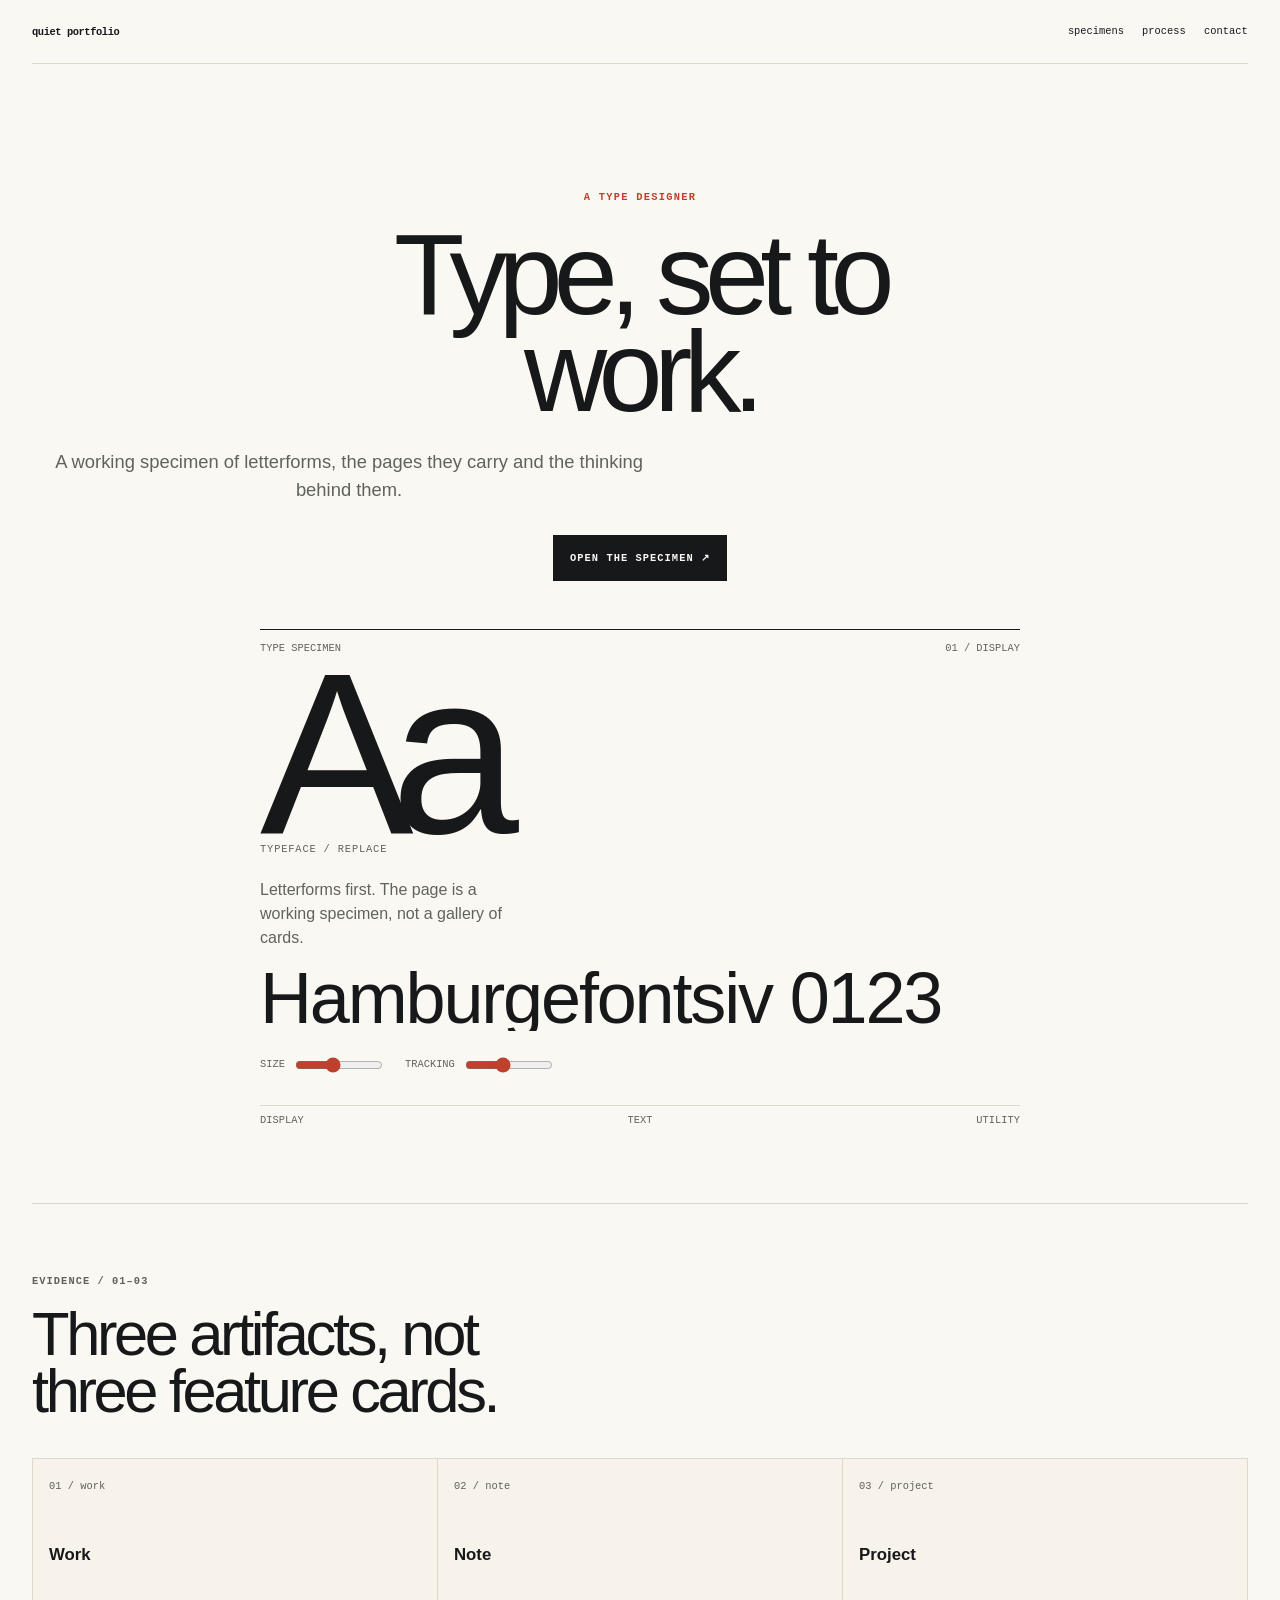
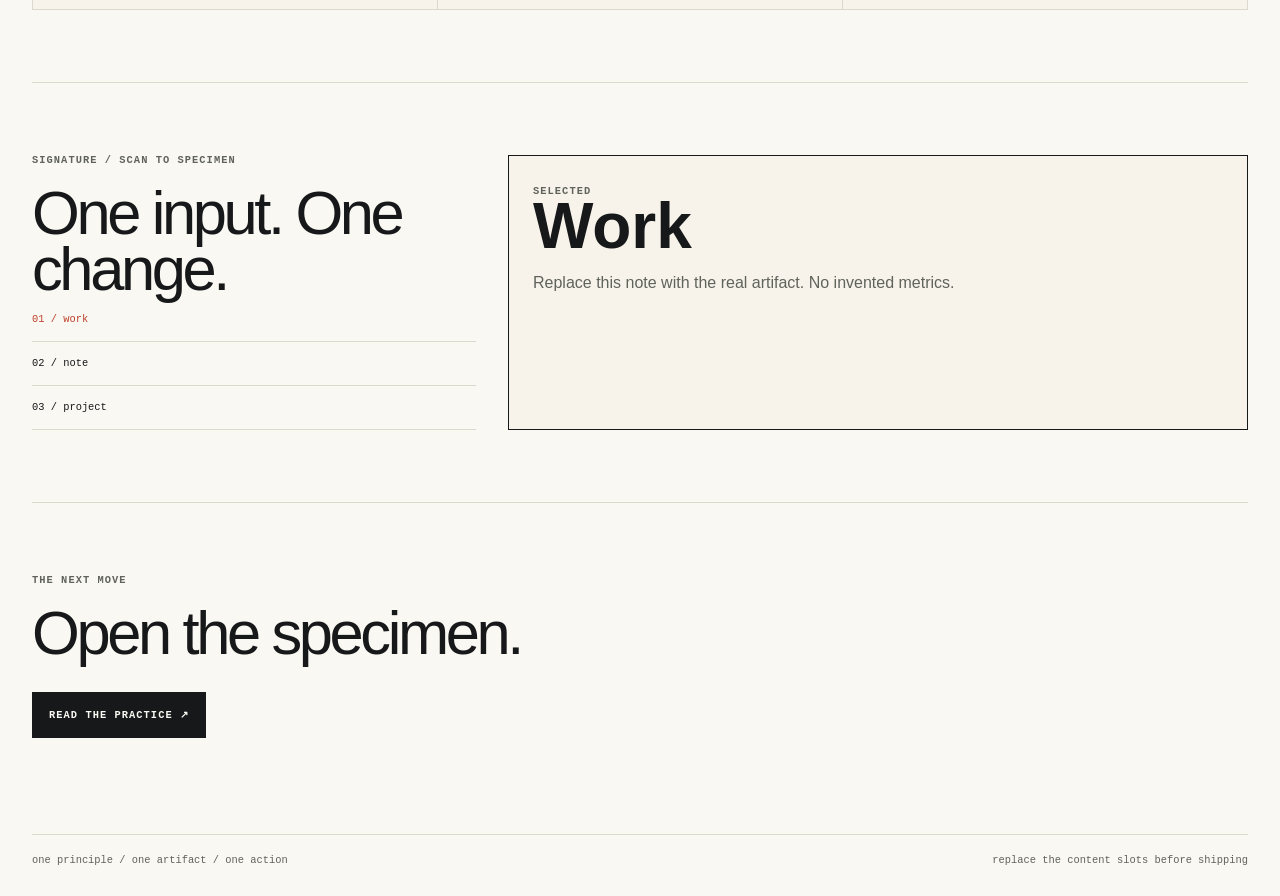
<file: demo/redline/fixed.html>
<!doctype html>
<html lang="en">
<head>
<meta charset="utf-8">
<meta name="viewport" content="width=device-width, initial-scale=1">
<title>Type, set to work. / design starter</title>
<style>
:root {
  --field: #faf8f2;
  --surface: #f7f3ea;
  --ink: #17181a;
  --muted: #5f635c;
  --line: #ddd8cc;
  --signal: #be402d;
  --deep: #0c2342;
  --focus: #be402d;
  --measure: 62ch;
  --gutter: clamp(18px, 3vw, 32px);
  --max: 1440px;
  --radius: 0px;
  --display: clamp(3.2rem, 9vw, 8.5rem);
  --display-font: "Bricolage Grotesque", "Avenir Next", sans-serif;
  --body: clamp(1rem, .4vw + .9rem, 1.15rem);
  --body-font: "Satoshi", "Avenir Next", "Segoe UI", sans-serif;
  --mono: clamp(.65rem, .8vw, .78rem);
  --utility-font: "JetBrains Mono", "SFMono-Regular", monospace;
  --ease: cubic-bezier(.22, 1, .36, 1);
  --dur: 520ms;
}
* { box-sizing: border-box; }
html { color-scheme: light; }
body { margin: 0; background: var(--field); color: var(--ink); font-family: var(--body-font); }
a { color: inherit; }
button { font: inherit; color: inherit; }
:focus-visible { outline: 2px solid var(--focus); outline-offset: 4px; }
.skip { position: absolute; left: -999px; top: 8px; min-height: 44px; display: inline-flex; align-items: center; padding: 10px 14px; background: var(--ink); color: var(--field); }
.skip:focus { left: 8px; z-index: 9; }
.shell { width: min(100% - 2 * var(--gutter), var(--max)); margin: 0 auto; }
.bar { display: flex; justify-content: space-between; align-items: center; min-height: 64px; border-bottom: 1px solid var(--line); font-family: var(--utility-font); font-size: var(--mono); }
.brand { display: inline-flex; align-items: center; min-height: 44px; min-width: 44px; text-decoration: none; font-weight: 700; letter-spacing: -.04em; }
.bar nav { display: flex; gap: 18px; }
.bar nav a { display: inline-flex; align-items: center; min-height: 44px; min-width: 44px; text-decoration: none; border-bottom: 1px solid transparent; }
.bar nav a:hover { border-color: var(--signal); }
main { overflow: clip; }
@media (prefers-reduced-motion: no-preference) {
  html.js [data-reveal] { opacity: 0; transform: translateY(10px); transition: opacity .5s var(--ease), transform .5s var(--ease); }
  html.js [data-reveal].is-in { opacity: 1; transform: none; }
}
.arrival { display: grid; grid-template-columns: minmax(0, 1.15fr) minmax(280px, .85fr); gap: var(--gutter); padding: clamp(56px, 10vw, 144px) 0 72px; border-bottom: 1px solid var(--line); }
.layout-bench .arrival { grid-template-columns: minmax(0, 1fr); }
.layout-bench .artifact { max-width: 760px; margin-top: 28px; }
.layout-field-guide .arrival { display: block; text-align: center; }
.layout-field-guide .artifact { max-width: 760px; margin: 48px auto 0; text-align: left; }
.layout-field-guide h1 { margin-inline: auto; }
.layout-programme .arrival { grid-template-columns: minmax(0, .8fr) minmax(0, 1.2fr); }
.layout-programme .artifact { border-top-color: var(--signal); }
.layout-signal-room .arrival { background: var(--surface); padding-inline: var(--gutter); }
.layout-specimen-table .arrival { grid-template-columns: minmax(0, .9fr) minmax(0, 1.1fr); }
.layout-reading-room .arrival { grid-template-columns: minmax(0, 1.3fr) minmax(0, .7fr); }
.kicker { margin: 0 0 24px; color: var(--signal); font: 700 var(--mono)/1 var(--utility-font); letter-spacing: .12em; text-transform: uppercase; }
h1 { max-width: 9ch; margin: 0; font-family: var(--display-font); font-size: var(--display); font-weight: 500; line-height: .84; letter-spacing: -.075em; }
.deck { max-width: var(--measure); margin: 28px 0 0; color: var(--muted); font-size: var(--body); line-height: 1.55; }
.act { display: inline-flex; min-height: 46px; align-items: center; margin-top: 30px; padding: 0 16px; border: 1px solid var(--ink); background: var(--ink); color: var(--field); font: 700 var(--mono)/1 var(--utility-font); letter-spacing: .1em; text-decoration: none; text-transform: uppercase; }
.artifact { align-self: end; border-top: 1px solid var(--ink); padding-top: 12px; }
.arrival > *, .signature > * { min-width: 0; }
.artifact-head { display: flex; justify-content: space-between; color: var(--muted); font: var(--mono)/1.3 var(--utility-font); text-transform: uppercase; }
.type-specimen { padding: 18px 0 4px; }
.type-specimen .glyph { display: block; font-family: var(--display-font); font-size: clamp(6rem, 18vw, 15rem); line-height: .7; letter-spacing: -.1em; color: var(--ink); }
.type-specimen .specimen-note { max-width: 28ch; margin: 22px 0 16px; color: var(--muted); line-height: 1.5; }
.typeface-slot { display: inline-block; margin-top: 8px; color: var(--muted); font: var(--mono)/1.2 var(--utility-font); letter-spacing: .08em; text-transform: uppercase; }
.specimen-line { margin: 14px 0 10px; font-family: var(--display-font); font-size: var(--specimen-size, 4.5rem); line-height: .9; letter-spacing: var(--specimen-tracking, -.03em); white-space: nowrap; max-width: 100%; overflow: hidden; }
.specimen-controls { display: flex; flex-wrap: wrap; gap: 12px 20px; margin: 10px 0 16px; color: var(--muted); font: var(--mono)/1.2 var(--utility-font); text-transform: uppercase; }
.specimen-controls label { display: flex; align-items: center; min-height: 44px; min-width: 44px; gap: 8px; }
.specimen-controls input { width: 88px; height: 44px; accent-color: var(--signal); }
.specimen-scale, .excerpt-meta { display: flex; justify-content: space-between; gap: 8px; border-top: 1px solid var(--line); padding-top: 8px; color: var(--muted); font: var(--mono)/1.3 var(--utility-font); text-transform: uppercase; }
.trace, .programme-list { display: grid; gap: 0; margin: 0; padding: 0; list-style: none; }
.trace li, .programme-list li { display: grid; grid-template-columns: 34px 1fr auto; gap: 8px; align-items: baseline; padding: 14px 0; border-bottom: 1px solid var(--line); }
.trace li span, .programme-list li span { color: var(--muted); font: var(--mono)/1 var(--utility-font); }
.trace li em, .programme-list li em { color: var(--muted); font: var(--mono)/1 var(--utility-font); }
.trace li b, .programme-list li b { font-size: 1.05rem; }
.signal-list, .object-list { display: grid; gap: 0; margin-top: 10px; }
.signal-list div, .object-list div { display: grid; grid-template-columns: 1fr auto; gap: 4px 12px; align-items: baseline; padding: 13px 0; border-bottom: 1px solid var(--line); }
.signal-list span, .object-list span { color: var(--muted); font: var(--mono)/1.3 var(--utility-font); text-transform: uppercase; }
.signal-list b, .object-list b { grid-row: span 1; font-size: 1.05rem; text-align: right; }
.signal-list em, .object-list em { color: var(--muted); font: var(--mono)/1.2 var(--utility-font); text-transform: uppercase; }
.excerpt { max-width: 28ch; margin: 16px 0; font-family: var(--display-font); font-size: clamp(1.8rem, 3.5vw, 3rem); line-height: 1.05; letter-spacing: -.05em; }
.specimen { display: grid; grid-template-columns: 36px 1fr 24px; width: 100%; gap: 8px; align-items: center; min-height: 58px; padding: 10px 0; border: 0; border-bottom: 1px solid var(--line); background: transparent; text-align: left; cursor: pointer; }
.specimen[aria-pressed="true"] { color: var(--signal); }
.specimen .num { color: var(--muted); font: var(--mono)/1 var(--utility-font); }
.specimen .title { font-size: 1.1rem; }
.specimen .arrow { text-align: right; }
.proof { padding: 72px 0; border-bottom: 1px solid var(--line); }
.eyebrow { margin: 0 0 20px; color: var(--muted); font: 700 var(--mono)/1 var(--utility-font); letter-spacing: .1em; text-transform: uppercase; }
h2 { max-width: 14ch; margin: 0; font-family: var(--display-font); font-size: clamp(2rem, 4.8vw, 4.6rem); font-weight: 500; line-height: .92; letter-spacing: -.055em; }
.proof-grid { display: grid; grid-template-columns: repeat(3, 1fr); gap: 1px; margin-top: 38px; border: 1px solid var(--line); background: var(--line); }
.proof-item { min-height: 150px; padding: 16px; background: var(--surface); }
.proof-item b { display: block; margin-top: 52px; font-size: 1.05rem; }
.proof-item span { color: var(--muted); font: var(--mono)/1.4 var(--utility-font); }
.signature { display: grid; grid-template-columns: minmax(0, .75fr) minmax(0, 1.25fr); gap: var(--gutter); padding: 72px 0; border-bottom: 1px solid var(--line); }
.cue { display: block; width: 100%; min-height: 44px; padding: 13px 0; border: 0; border-bottom: 1px solid var(--line); background: transparent; text-align: left; font: var(--mono)/1.3 var(--utility-font); cursor: pointer; }
.cue[aria-pressed="true"] { color: var(--signal); }
.readout { min-height: 190px; padding: 24px; border: 1px solid var(--ink); background: var(--surface); }
.readout strong { display: block; font-family: var(--display-font); font-size: clamp(2rem, 5vw, 4rem); line-height: .9; }
.readout p { max-width: 48ch; color: var(--muted); line-height: 1.55; }
.close { padding: 72px 0 96px; }
.close h2 { max-width: 16ch; }
.foot { display: flex; justify-content: space-between; gap: 20px; padding: 18px 0 28px; border-top: 1px solid var(--line); color: var(--muted); font: var(--mono)/1.4 var(--utility-font); }
@media (max-width: 760px) {
  .arrival, .signature { grid-template-columns: 1fr; }
  .proof-grid { grid-template-columns: 1fr; }
  .bar nav { gap: 10px; }
  .bar nav a:nth-child(n+3) { display: none; }
  .proof-item { min-height: 110px; }
  .specimen-line { white-space: normal; overflow-wrap: anywhere; font-size: clamp(2.2rem, 11vw, 3.4rem); }
  .type-specimen .glyph { font-size: clamp(5rem, 20vw, 9rem); }
}
@media (prefers-reduced-motion: reduce) {
  *, *::before, *::after { scroll-behavior: auto !important; animation-duration: .01ms !important; transition-duration: .01ms !important; }
}
</style>
</head>
<body class="layout-field-guide">
<a class="skip" href="#main">skip to content</a>
<header class="shell bar"><a class="brand" href="#main" data-slot="brand">quiet portfolio</a><nav aria-label="sections"><a href="#proof">specimens</a><a href="#signature">process</a><a href="#close">contact</a></nav></header>
<main id="main">
  <section class="shell arrival" data-reveal aria-labelledby="title">
    <div><p class="kicker" data-slot="audience">a type designer</p><h1 id="title" data-slot="headline">Type, set to work.</h1><p class="deck" data-slot="thesis">A working specimen of letterforms, the pages they carry and the thinking behind them.</p><a class="act" href="#proof" data-slot="action">Open the specimen ↗</a></div>
    <aside class="artifact" data-artifact="specimen" aria-label="design artifact"><div class="artifact-head"><span>type specimen</span><span>01 / display</span></div><div class="type-specimen"><span class="glyph" aria-hidden="true">Aa</span><span class="typeface-slot" data-slot="typeface">typeface / replace</span><p class="specimen-note">Letterforms first. The page is a working specimen, not a gallery of cards.</p><div class="specimen-line" data-specimen-line>Hamburgefontsiv 0123</div><div class="specimen-controls"><label>size <input type="range" min="2" max="8" step=".25" value="4.5" data-specimen-size /></label><label>tracking <input type="range" min="-8" max="4" step="1" value="-3" data-specimen-tracking /></label></div><div class="specimen-scale"><span>display</span><span>text</span><span>utility</span></div></div></aside>
  </section>
  <section class="shell proof" id="proof" data-reveal aria-labelledby="proof-title"><p class="eyebrow">evidence / 01–03</p><h2 id="proof-title" data-slot="proof-title">Three artifacts, not three feature cards.</h2><div class="proof-grid"><div class="proof-item"><span>01 / work</span><b>Work</b></div><div class="proof-item"><span>02 / note</span><b>Note</b></div><div class="proof-item"><span>03 / project</span><b>Project</b></div></div></section>
  <section class="shell signature" id="signature" data-reveal aria-labelledby="signature-title"><div><p class="eyebrow">signature / scan to specimen</p><h2 id="signature-title" data-slot="signature-title">One input. One change.</h2><div><button class="cue" type="button" data-cue="0">01 / work</button>
<button class="cue" type="button" data-cue="1">02 / note</button>
<button class="cue" type="button" data-cue="2">03 / project</button></div></div><div class="readout" aria-live="polite"><span class="eyebrow">selected</span><strong data-readout-title>Work</strong><p data-readout-note>Replace this note with the real artifact. No invented metrics.</p></div></section>
  <section class="shell close" id="close" data-reveal><p class="eyebrow">the next move</p><h2>Open the specimen.</h2><a class="act" href="#main" data-slot="close-action">Read the practice ↗</a></section>
</main>
<footer class="shell foot"><span>one principle / one artifact / one action</span><span>replace the content slots before shipping</span></footer>
<script>
const cues = [...document.querySelectorAll('[data-cue]')];
const readoutTitle = document.querySelector('[data-readout-title]');
const readoutNote = document.querySelector('[data-readout-note]');
const titles = ["Work", "Note", "Project"];
const notes = ["A real work entry belongs here. Replace this note with its source, state and one honest observation.", "A real note entry belongs here. Replace this note with its source, state and one honest observation.", "A real project entry belongs here. Replace this note with its source, state and one honest observation."];
const select = (i) => {
  cues.forEach((cue, n) => cue.setAttribute('aria-pressed', String(n === i)));
  readoutTitle.textContent = titles[i];
  readoutNote.textContent = notes[i];
};
cues.forEach((cue, i) => {
  cue.setAttribute('aria-pressed', String(i === 0));
  cue.addEventListener('click', () => select(i));
  cue.addEventListener('keydown', (event) => {
    let next = null;
    if (event.key === 'ArrowDown' || event.key === 'ArrowRight') next = (i + 1) % cues.length;
    if (event.key === 'ArrowUp' || event.key === 'ArrowLeft') next = (i - 1 + cues.length) % cues.length;
    if (event.key === 'Home') next = 0;
    if (event.key === 'End') next = cues.length - 1;
    if (next !== null) { event.preventDefault(); select(next); cues[next].focus(); }
  });
});
const specimenLine = document.querySelector('[data-specimen-line]');
const specimenSize = document.querySelector('[data-specimen-size]');
const specimenTracking = document.querySelector('[data-specimen-tracking]');
const syncSpecimen = () => {
  if (!specimenLine) return;
  if (specimenSize) specimenLine.style.setProperty('--specimen-size', `${specimenSize.value}rem`);
  if (specimenTracking) specimenLine.style.setProperty('--specimen-tracking', `${Number(specimenTracking.value) / 100}em`);
};
[specimenSize, specimenTracking].forEach((control) => control?.addEventListener('input', syncSpecimen));
syncSpecimen();
document.documentElement.classList.add('js');
const revealEls = [...document.querySelectorAll('[data-reveal]')];
const reducedReveal = matchMedia('(prefers-reduced-motion: reduce)').matches;
if (reducedReveal || !('IntersectionObserver' in window)) {
  revealEls.forEach((element) => element.classList.add('is-in'));
} else {
  const revealObserver = new IntersectionObserver((entries) => {
    entries.forEach((entry) => {
      if (entry.isIntersecting) {
        entry.target.classList.add('is-in');
        revealObserver.unobserve(entry.target);
      }
    });
  }, {threshold: .08, rootMargin: '0px 0px -8% 0px'});
  revealEls.forEach((element) => revealObserver.observe(element));
  requestAnimationFrame(() => document.querySelector('.arrival')?.classList.add('is-in'));
  setTimeout(() => revealEls.forEach((element) => element.classList.add('is-in')), 2400);
}
</script>
</body>
</html>
</file>
<file: site/styles.css>
@font-face{font-family:Anton;src:url("fonts/Anton-Regular.ttf") format("truetype");font-weight:400;font-style:normal;font-display:swap}
@font-face{font-family:Barlow;src:url("fonts/Barlow-Regular.ttf") format("truetype");font-weight:400;font-style:normal;font-display:swap}
@font-face{font-family:Barlow;src:url("fonts/Barlow-Medium.ttf") format("truetype");font-weight:500;font-style:normal;font-display:swap}
@font-face{font-family:Barlow;src:url("fonts/Barlow-SemiBold.ttf") format("truetype");font-weight:600;font-style:normal;font-display:swap}
@font-face{font-family:Playfair;src:url("fonts/PlayfairDisplay-Italic.ttf") format("truetype");font-weight:400;font-style:italic;font-display:swap}
@font-face{font-family:PlexMono;src:url("fonts/IBMPlexMono-Regular.ttf") format("truetype");font-weight:400;font-style:normal;font-display:swap}
@font-face{font-family:PlexMono;src:url("fonts/IBMPlexMono-Bold.ttf") format("truetype");font-weight:700;font-style:normal;font-display:swap}

:root{
  --paper:#f3efe6;
  --paper-2:#e9e2d5;
  --ink:#15130f;
  --muted:#655f55;
  --line:#d4ccbd;
  --clay:#c64a2e;
  --clay-ink:#9c3a23;
  --cobalt:#0d2340;
  --display:"Anton",Impact,sans-serif;
  --serif:"Playfair",Georgia,serif;
  --body:"Barlow",ui-sans-serif,system-ui,sans-serif;
  --mono:"PlexMono","SFMono-Regular",Consolas,monospace;
  --pad:clamp(20px,4vw,56px);
  --ease:cubic-bezier(.22,1,.36,1);
}
*{box-sizing:border-box}
html{scroll-behavior:smooth;scroll-padding-top:92px}
section[id]{scroll-margin-top:92px}
body{margin:0;background:var(--paper);color:var(--ink);font-family:var(--body);font-size:16px;line-height:1.5;text-rendering:optimizeLegibility}
body::before{content:"";position:fixed;inset:0;pointer-events:none;z-index:-1;background-image:linear-gradient(to right,rgba(21,19,15,.035) 1px,transparent 1px),linear-gradient(to bottom,rgba(21,19,15,.035) 1px,transparent 1px);background-size:72px 72px;mask-image:linear-gradient(to bottom,black,transparent 72%)}
::selection{background:var(--clay);color:var(--paper)}
a{color:inherit}
button{font:inherit;color:inherit}
img,svg{display:block;max-width:100%}

.skip{position:fixed;left:12px;top:-80px;z-index:100;min-height:44px;display:inline-flex;align-items:center;background:var(--ink);color:var(--paper);padding:10px 14px;font-family:var(--mono);font-size:12px;transition:top .18s}
.skip:focus{top:12px}

.wrap{width:min(100% - 2*var(--pad),1400px);margin-inline:auto}
.site-head{position:sticky;top:0;z-index:20;display:flex;align-items:center;justify-content:space-between;gap:24px;width:100%;padding:14px var(--pad);border-bottom:1px solid var(--line);background:var(--paper)}
.brand{display:inline-flex;align-items:center;gap:10px;text-decoration:none;min-height:44px}
.brand-mark{display:grid;grid-template-columns:repeat(2,7px);grid-template-rows:repeat(2,7px);gap:1px;flex:none}
.brand-mark i{display:block;background:var(--ink)}
.brand-mark i:nth-child(2){background:var(--clay)}
.brand-mark i:nth-child(3){background:var(--cobalt)}
.brand-name{font-family:var(--display);font-size:17px;letter-spacing:.08em;line-height:1}
.site-nav{display:flex;align-items:center;gap:clamp(14px,2.4vw,34px)}
.site-nav a,.text-link{font-family:var(--mono);font-size:11px;letter-spacing:.12em;text-transform:uppercase;text-decoration:none;border-bottom:1px solid transparent;padding-block:4px;transition:border-color .18s,color .18s}
.site-nav a:hover,.site-nav a:focus-visible,.text-link:hover,.text-link:focus-visible{border-color:currentColor}
.btn{display:inline-flex;align-items:center;justify-content:space-between;gap:24px;min-height:46px;padding:12px 16px;border:1px solid var(--ink);border-radius:2px;background:var(--ink);color:var(--paper);font-family:var(--mono);font-size:11px;font-weight:700;letter-spacing:.1em;text-transform:uppercase;text-decoration:none;cursor:pointer;transition:background .18s,color .18s,transform .18s}
.btn:hover,.btn:focus-visible{background:var(--clay);border-color:var(--clay);color:var(--paper);transform:translateY(-1px)}
.btn-ghost{background:transparent;color:var(--ink)}
.btn-ghost:hover,.btn-ghost:focus-visible{background:var(--ink);color:var(--paper);border-color:var(--ink)}
.btn-small{min-height:44px;padding:8px 12px;gap:12px;font-size:10px}
:focus-visible{outline:2px solid var(--cobalt);outline-offset:3px}

.hero{display:grid;grid-template-columns:minmax(0,1.04fr) minmax(360px,.96fr);gap:clamp(28px,5vw,84px);padding-block:clamp(56px,9vw,120px) clamp(48px,8vw,96px);align-items:end}
.eyebrow{display:flex;align-items:center;gap:9px;margin:0 0 24px;font-family:var(--mono);font-size:10px;font-weight:700;letter-spacing:.18em;text-transform:uppercase;color:var(--muted)}
.dot{width:7px;height:7px;border-radius:50%;background:var(--clay);box-shadow:0 0 0 4px rgba(198,74,46,.12)}
h1,h2,h3,p{margin-top:0}
h1{max-width:840px;margin-bottom:30px;font-family:var(--display);font-weight:400;font-size:clamp(4.3rem,11.4vw,10.8rem);line-height:.82;letter-spacing:-.025em;text-transform:uppercase}
h1 em{font-family:var(--serif);font-weight:400;text-transform:none;letter-spacing:-.045em;color:var(--clay)}
.hero-lede{max-width:560px;margin-bottom:30px;color:#4f4a41;font-size:clamp(16px,1.25vw,19px);line-height:1.55;text-wrap:pretty}
.hero-actions{display:flex;flex-wrap:wrap;gap:10px;margin-bottom:42px}
.hero-stats{display:grid;grid-template-columns:repeat(4,minmax(0,1fr));gap:0;margin:0;border-top:1px solid var(--line);max-width:560px}
.hero-stats div{padding:13px 12px 0 0}
.hero-stats div+div{padding-left:12px;border-left:1px solid var(--line)}
.hero-stats dt{font-family:var(--mono);font-size:9px;font-weight:700;letter-spacing:.12em;text-transform:uppercase;color:var(--muted)}
.hero-stats dd{margin:4px 0 0;font-family:var(--display);font-size:24px;line-height:1}
.hero-mosaic{display:grid;grid-template-columns:repeat(2,minmax(0,1fr));grid-auto-rows:minmax(164px,1fr);border:1px solid var(--line);background:var(--paper);transform:rotate(.35deg)}
.tile{position:relative;display:flex;flex-direction:column;justify-content:space-between;min-height:164px;padding:14px;border-right:1px solid var(--line);border-bottom:1px solid var(--line);overflow:hidden;background:var(--paper-2)}
.tile:nth-child(2n){border-right:0}
.tile:nth-child(n+5){border-bottom:0}
.tile-label{font-family:var(--mono);font-size:9px;font-weight:700;letter-spacing:.13em;color:var(--muted)}
.tile-caption{font-family:var(--mono);font-size:10px;line-height:1.4;color:var(--muted)}
.tile-type{background:var(--paper)}
.type-mark{font-family:var(--serif);font-size:74px;line-height:.8;letter-spacing:-.1em;color:var(--ink)}
.tile-press{background:var(--ink);color:var(--paper)}
.tile-press .tile-label,.tile-press .tile-caption{color:#bdb6a9}
.tile-card{background:var(--paper)}
.tile-field{background:var(--cobalt);color:var(--paper)}
.tile-field .tile-label,.tile-field .tile-caption{color:#c8d1df}
.tile-think{background:var(--paper)}
.tile-audit{background:var(--clay);color:#fff}
.tile-audit .tile-label,.tile-audit .tile-caption{color:#fff}
.mini-hold{position:relative;width:100%;min-height:44px;padding:10px 12px;border:1px solid #4b463d;border-radius:999px;background:transparent;color:var(--paper);font-family:var(--mono);font-size:10px;font-weight:700;letter-spacing:.08em;text-transform:uppercase;cursor:pointer;overflow:hidden;touch-action:manipulation}
.mini-hold-fill{position:absolute;inset:0 auto 0 0;width:100%;background:var(--clay);transform:scaleX(0);transform-origin:left;transition:transform .12s linear;z-index:0}
.mini-hold [data-hold-label]{position:relative;z-index:1}
.mini-hold.is-done{border-color:var(--clay);background:var(--clay)}
.mini-cards{position:relative;height:82px}
.mini-cards i{position:absolute;left:50%;top:3px;width:48px;height:64px;border:1px solid var(--ink);background:var(--paper);box-shadow:4px 5px 0 rgba(21,19,15,.12)}
.mini-cards i:nth-child(1){transform:translateX(-72px) rotate(-8deg);background:var(--clay)}
.mini-cards i:nth-child(2){transform:translateX(-48px) rotate(-3deg)}
.mini-cards i:nth-child(3){transform:translateX(-24px) rotate(3deg)}
.mini-field{height:80px;background:radial-gradient(circle at 30% 40%,rgba(236,255,101,.85) 0 2px,transparent 2.5px),radial-gradient(circle at 68% 60%,rgba(236,255,101,.5) 0 1px,transparent 2px),linear-gradient(120deg,rgba(255,255,255,.1),transparent 55%);background-size:18px 18px,22px 22px,auto}
.mini-steps{display:grid;gap:7px;margin:0;padding:0;list-style:none;font-family:var(--mono);font-size:10px;color:#6c655a}
.mini-steps li{display:flex;align-items:center;gap:8px}
.mini-steps li span{width:6px;height:6px;border:1px solid #9f9789;border-radius:50%;flex:none}
.mini-steps .is-done span{background:var(--ink);border-color:var(--ink)}
.mini-steps .is-now span{background:var(--clay);border-color:var(--clay);box-shadow:0 0 0 3px rgba(198,74,46,.13)}
.audit-mark{font-family:var(--display);font-size:84px;line-height:.8;letter-spacing:-.06em}
.tile:hover{transform:translateY(-3px)}
.tile{transition:transform .22s var(--ease)}

.ticker{margin-top:0;border-top:1px solid var(--line);border-bottom:1px solid var(--line);overflow:hidden;background:var(--paper)}
.ticker-track{display:flex;align-items:center;gap:26px;width:max-content;padding:11px 0;font-family:var(--mono);font-size:10px;letter-spacing:.16em;color:var(--muted);animation:ticker 34s linear infinite}
.ticker-track i{width:5px;height:5px;background:var(--clay);flex:none}
@keyframes ticker{to{transform:translateX(-50%)}}

.method,.lab,.evidence,.install{padding-block:clamp(64px,9vw,128px)}
.section-head{display:grid;grid-template-columns:minmax(220px,.8fr) minmax(0,1.2fr);gap:clamp(18px,5vw,84px);align-items:start;margin-bottom:clamp(32px,5vw,64px)}
.section-head .eyebrow{grid-column:1;margin-bottom:0;padding-top:9px}
.section-head h2{grid-column:2;margin-bottom:16px;font-family:var(--display);font-size:clamp(2.8rem,6.6vw,6rem);font-weight:400;line-height:.88;letter-spacing:-.025em;text-transform:uppercase}
.section-head>p:not(.eyebrow){grid-column:2;max-width:590px;margin-bottom:0;color:var(--muted);font-size:17px;line-height:1.55;text-wrap:pretty}
.method-grid{display:grid;grid-template-columns:repeat(4,minmax(0,1fr));border-top:1px solid var(--ink)}
.step{padding:20px 20px 26px 0;border-right:1px solid var(--line)}
.step+ .step{padding-left:20px}
.step:last-child{border-right:0}
.step-num{display:block;margin-bottom:28px;font-family:var(--mono);font-size:11px;font-weight:700;color:var(--clay-ink)}
.step h3{margin-bottom:10px;font-family:var(--display);font-size:30px;font-weight:400;line-height:.95;text-transform:uppercase}
.step p{max-width:260px;margin-bottom:24px;color:#5d574d;font-size:14px;line-height:1.5}
.step-note{display:block;margin-top:auto;font-family:var(--mono);font-size:9px;letter-spacing:.08em;text-transform:uppercase;color:var(--muted)}
.step{display:flex;flex-direction:column}

.lab{background:var(--paper)}
.lab-grid{display:grid;grid-template-columns:repeat(2,minmax(0,1fr));border-top:1px solid var(--line);border-left:1px solid var(--line)}
.lab-panel{display:flex;flex-direction:column;min-height:340px;padding:clamp(18px,2.4vw,30px);border-right:1px solid var(--line);border-bottom:1px solid var(--line);background:var(--paper)}
.lab-dark{background:var(--ink);color:var(--paper)}
.lab-panel header{display:flex;align-items:center;justify-content:space-between;gap:12px;margin-bottom:26px}
.lab-kicker,.lab-tag,.panel-top,.panel-foot{font-family:var(--mono);font-size:9px;font-weight:700;letter-spacing:.1em;text-transform:uppercase}
.lab-kicker{color:var(--clay-ink)}
.lab-tag{color:var(--muted);border:1px solid currentColor;padding:3px 6px}
.lab-panel h3{margin-bottom:22px;font-family:var(--display);font-size:clamp(24px,2.8vw,36px);font-weight:400;line-height:.95;text-transform:uppercase}
.lab-status{margin:auto 0 0;padding-top:18px;color:var(--muted);font-size:13px;line-height:1.45}
.lab-panel footer{display:flex;justify-content:space-between;gap:10px;margin-top:20px;padding-top:10px;border-top:1px solid var(--line);font-family:var(--mono);font-size:9px;letter-spacing:.06em;text-transform:uppercase;color:var(--muted)}
.lab-dark footer{border-color:#3e3932}
.lab-dark .lab-tag,.lab-dark .lab-status,.lab-dark footer{color:#aaa398}
.lab-dark .lab-kicker{color:#e47b5f}
.hold{position:relative;display:block;width:100%;min-height:52px;padding:14px 16px;border:1px solid #5a5145;border-radius:999px;background:transparent;color:var(--paper);font-family:var(--mono);font-size:11px;font-weight:700;letter-spacing:.1em;text-transform:uppercase;cursor:pointer;overflow:hidden;touch-action:manipulation}
.hold-fill{position:absolute;inset:0 auto 0 0;width:100%;background:var(--clay);transform:scaleX(0);transform-origin:left;transition:transform .12s linear;z-index:0}
.hold-label{position:relative;z-index:1}
.hold.is-done{border-color:var(--clay);background:var(--clay)}
.seg{display:grid;grid-template-columns:repeat(4,1fr);gap:3px;padding:4px;border:1px solid var(--line);background:var(--paper-2)}
.seg button{min-height:44px;padding:8px 6px;border:0;background:transparent;color:var(--muted);font-family:var(--mono);font-size:10px;letter-spacing:.08em;text-transform:uppercase;cursor:pointer}
.seg button[aria-selected="true"]{background:var(--ink);color:var(--paper)}
.seg-readout{display:flex;align-items:baseline;justify-content:space-between;gap:12px;padding:20px 4px 0;border-bottom:1px solid var(--line);padding-bottom:14px}
.seg-readout strong{font-family:var(--display);font-size:34px;font-weight:400;text-transform:uppercase}
.seg-readout span{font-family:var(--mono);font-size:10px;color:var(--muted)}
.tilt-wrap{perspective:900px;display:grid;place-items:center;min-height:150px;padding:8px}
.tilt-card{position:relative;width:min(100%,270px);min-height:132px;padding:14px;border:1px solid var(--ink);background:var(--paper-2);box-shadow:0 18px 40px -30px rgba(21,19,15,.55);transition:transform .18s var(--ease),box-shadow .18s var(--ease);transform-style:preserve-3d}
.tilt-card::after{content:"";position:absolute;inset:8px;border:1px solid rgba(21,19,15,.18);pointer-events:none}
.tilt-index,.tilt-meta{position:relative;z-index:1;display:block;font-family:var(--mono);font-size:9px;letter-spacing:.08em;color:var(--muted)}
.tilt-title{position:relative;z-index:1;display:block;margin:12px 0 18px;font-family:var(--serif);font-size:40px;font-style:italic;line-height:.78;color:var(--clay)}
.tilt-line{position:absolute;left:14px;right:14px;bottom:14px;height:1px;background:var(--line)}
.think{display:grid;gap:9px;margin:0 0 20px;padding:0;list-style:none;font-family:var(--mono);font-size:11px}
.think li{display:flex;gap:10px;align-items:center;color:var(--muted)}
.think li span{display:grid;place-items:center;width:22px;height:22px;border:1px solid var(--line);font-size:8px;flex:none}
.think li.is-done{color:var(--ink)}
.think li.is-done span{background:var(--ink);color:var(--paper);border-color:var(--ink)}
.think li.is-now{color:var(--clay)}
.think li.is-now span{border-color:var(--clay);color:var(--clay)}

.recipe{display:grid;grid-template-columns:minmax(0,.8fr) minmax(0,1.2fr);gap:clamp(28px,6vw,100px);align-items:center;padding-block:clamp(64px,9vw,128px);border-top:1px solid var(--line);border-bottom:1px solid var(--line)}
.recipe-copy h2{font-family:var(--display);font-size:clamp(3rem,6.2vw,6.3rem);font-weight:400;line-height:.86;text-transform:uppercase;letter-spacing:-.02em;margin-bottom:24px}
.recipe-copy>p:not(.eyebrow){max-width:390px;color:var(--muted);font-size:16px;line-height:1.55}
.recipe-panel{background:var(--ink);color:var(--paper);box-shadow:18px 18px 0 var(--clay)}
.panel-top,.panel-foot{display:flex;align-items:center;justify-content:space-between;gap:12px;padding:13px 16px;color:#aaa398}
.panel-top{border-bottom:1px solid #3b3630}
.panel-foot{border-top:1px solid #3b3630}
.panel-dots{display:flex;gap:4px}
.panel-dots i{width:5px;height:5px;background:#6e6559}
.panel-dots i:first-child{background:var(--clay)}
.recipe-panel pre{margin:0;padding:clamp(18px,3vw,34px);overflow:auto;font-family:var(--mono);font-size:clamp(10px,1.1vw,13px);line-height:1.75;tab-size:2}
.recipe-panel code{font-family:inherit}
.c-key{color:#e7a08a}
.c-str{color:#e7e0cd}
.c-bool{color:#c9df7a}

.evidence{padding-block:clamp(64px,9vw,128px)}
.evidence-grid{display:grid;grid-template-columns:minmax(0,1.15fr) minmax(280px,.85fr);gap:clamp(28px,6vw,90px);border-top:1px solid var(--ink);padding-top:14px}
.evidence table{width:100%;border-collapse:collapse;font-size:14px}
.evidence caption{text-align:left;font-family:var(--mono);font-size:9px;letter-spacing:.12em;text-transform:uppercase;color:var(--muted);padding-bottom:13px}
.evidence th,.evidence td{text-align:left;vertical-align:top;padding:14px 8px;border-bottom:1px solid var(--line)}
.evidence th{font-family:var(--mono);font-size:9px;font-weight:700;letter-spacing:.1em;text-transform:uppercase;color:var(--muted)}
.evidence td:nth-child(2){font-family:var(--display);font-size:26px;line-height:1;color:var(--clay);white-space:nowrap}
.evidence td:nth-child(3){color:var(--muted);font-size:12px}
.limits{display:grid;gap:18px}
.limits p{margin:0;color:var(--muted);font-size:14px;line-height:1.55}
.limits strong{color:var(--ink);font-weight:600}

.install{padding-block:clamp(64px,9vw,128px)}
.install-grid{display:grid;grid-template-columns:minmax(0,1.2fr) minmax(260px,.8fr);gap:clamp(26px,6vw,90px);align-items:start;border-top:1px solid var(--ink);padding-top:14px}
.terminal{border:1px solid var(--ink);background:var(--ink);color:var(--paper)}
.terminal-top{display:flex;align-items:center;justify-content:space-between;padding:10px 12px;border-bottom:1px solid #3b3630;font-family:var(--mono);font-size:9px;letter-spacing:.1em;text-transform:uppercase;color:#aaa398}
.copy{min-height:44px;min-width:44px;padding:5px 9px;border:1px solid #5a5145;background:transparent;color:var(--paper);font-family:var(--mono);font-size:9px;letter-spacing:.08em;text-transform:uppercase;cursor:pointer}
.copy:hover,.copy:focus-visible{border-color:var(--clay);color:#f3d3c8}
.terminal pre{margin:0;padding:clamp(18px,3vw,32px);overflow:auto;font-family:var(--mono);font-size:clamp(10px,1.1vw,13px);line-height:1.9;color:#e7e0cd}
.install-list{padding-top:2px}
.mono-label{margin:0 0 12px;font-family:var(--mono);font-size:9px;font-weight:700;letter-spacing:.13em;text-transform:uppercase;color:var(--muted)}
.install-list ul{list-style:none;margin:0 0 30px;padding:0;border-top:1px solid var(--line)}
.install-list li{display:flex;justify-content:space-between;gap:12px;padding:10px 0;border-bottom:1px solid var(--line);font-size:12px}
.install-list li code{font-family:var(--mono);font-size:10px}
.install-list li span{color:var(--muted);text-align:right}
.small{font-size:13px;color:var(--muted);line-height:1.5;max-width:300px}

/* ---------- design director ---------- */
.director{padding-block:clamp(64px,9vw,128px)}
.director-stage{display:grid;grid-template-columns:minmax(0,.68fr) minmax(0,1.32fr);border:1px solid var(--line);background:var(--paper-2)}
.director-sidebar{padding:18px;border-right:1px solid var(--line)}
.director-sidebar>label{display:block;margin-bottom:8px;color:var(--clay-ink);font:700 9px/1 var(--mono);letter-spacing:.12em;text-transform:uppercase}
#director-brief{width:100%;min-height:44px;padding:7px 9px;border:1px solid var(--ink);border-radius:0;background:var(--paper);color:var(--ink);font:11px/1.3 var(--mono)}
.director-meta{min-height:44px;padding:10px 0 14px;color:var(--muted);font:9px/1.45 var(--mono);letter-spacing:.03em;text-transform:uppercase}
.director-concepts{display:grid}
.director-concept{display:grid;grid-template-columns:25px minmax(0,1fr) auto;gap:6px 9px;width:100%;padding:13px 0;border:0;border-top:1px solid var(--line);background:transparent;color:var(--ink);text-align:left;cursor:pointer;transition:color .18s var(--ease),background .18s var(--ease)}
.director-concept:last-child{border-bottom:1px solid var(--line)}
.director-concept:hover{color:var(--clay)}
.director-concept[aria-pressed="true"]{background:var(--ink);color:var(--paper);padding-inline:8px}
.director-concept__index{color:var(--clay-ink);font:700 9px/1.4 var(--mono)}
.director-concept[aria-pressed="true"] .director-concept__index{color:var(--paper)}
.director-concept__name{font:400 23px/.9 var(--display);text-transform:uppercase;letter-spacing:-.02em}
.director-concept__field{grid-column:2;color:var(--muted);font:8px/1.3 var(--mono);letter-spacing:.04em;text-transform:uppercase}
.director-concept[aria-pressed="true"] .director-concept__field{color:rgba(243,239,230,.62)}
.director-concept__score{grid-row:1/3;grid-column:3;align-self:center;font:400 22px/1 var(--display);color:var(--clay-ink)}
.director-concept[aria-pressed="true"] .director-concept__score{color:var(--paper)}
.director-panel{padding:clamp(18px,3vw,32px);min-width:0;background:var(--paper)}
.director-panel__top{display:flex;justify-content:space-between;gap:18px;border-bottom:1px solid var(--ink);padding-bottom:12px}
.director-panel__top span{color:var(--muted);font:9px/1.3 var(--mono);text-transform:uppercase;letter-spacing:.08em}
.director-panel h3{font:400 clamp(36px,6vw,80px)/.86 var(--display);text-transform:uppercase;letter-spacing:-.04em;margin:20px 0 12px}
.director-panel__thesis{max-width:54ch;color:var(--muted);font-size:14px;line-height:1.5;margin:0 0 22px}
.director-panel__grid{display:grid;grid-template-columns:1fr 1fr;gap:18px 24px;border-top:1px solid var(--line);padding-top:16px}
.director-block h4{margin:0 0 7px;color:var(--clay-ink);font:700 8px/1 var(--mono);letter-spacing:.12em;text-transform:uppercase}
.director-block p,.director-block li{color:var(--muted);font-size:11px;line-height:1.45}
.director-block ul,.director-block ol{margin:0;padding-left:16px}
.swatches{display:flex;gap:3px;margin:8px 0}
.swatches i{display:block;width:20px;height:28px;border:1px solid rgba(21,19,15,.18)}
.director-actions{display:flex;flex-wrap:wrap;align-items:center;gap:12px;margin-top:24px;padding-top:16px;border-top:1px solid var(--line)}
.director-actions .mono-label{margin:0}
.director-btn{min-height:44px;padding:0 12px;border:1px solid var(--ink);background:var(--ink);color:var(--paper);font:700 9px/1 var(--mono);letter-spacing:.1em;text-transform:uppercase;cursor:pointer}
.director-btn:hover{background:var(--clay);border-color:var(--clay)}
.director-dialog{width:min(1180px,94vw);height:min(82vh,760px);padding:0;border:1px solid var(--ink);background:var(--paper);box-shadow:14px 14px 0 var(--clay)}
.director-dialog::backdrop{background:rgba(21,19,15,.62)}
.director-dialog-inner{display:grid;grid-template-rows:42px 1fr;height:100%}
.director-dialog-bar{display:flex;align-items:center;justify-content:space-between;padding:0 12px;border-bottom:1px solid var(--line);font:9px/1 var(--mono);letter-spacing:.08em;text-transform:uppercase}
.director-dialog-bar button{border:0;background:transparent;color:var(--ink);font:9px/1 var(--mono);text-transform:uppercase;cursor:pointer}
#director-preview{width:100%;height:100%;border:0;background:#f3efe6}
@media (max-width:760px){
  .director-stage{grid-template-columns:1fr}
  .director-sidebar{border-right:0;border-bottom:1px solid var(--line)}
  .director-panel__grid{grid-template-columns:1fr}
  .director-panel h3{font-size:48px}
}

.taste,.components,.visual{padding-block:clamp(64px,9vw,128px)}
.taste-switch{display:flex;align-items:center;gap:12px;margin-bottom:20px;padding-top:12px;border-top:1px solid var(--line);flex-wrap:wrap}
.taste-switch label{font-family:var(--mono);font-size:9px;font-weight:700;letter-spacing:.12em;text-transform:uppercase;color:var(--muted)}
.taste-switch select{flex:1 1 100%;width:100%;min-width:0;min-height:44px;padding:6px 9px;border:1px solid var(--ink);border-radius:0;background:var(--paper);color:var(--ink);font-family:var(--mono);font-size:11px;max-width:100%}
.taste-grid{display:grid;grid-template-columns:repeat(3,minmax(0,1fr));border-top:1px solid var(--line);border-left:1px solid var(--line)}
.taste-card{display:flex;flex-direction:column;min-height:300px;padding:16px;border-right:1px solid var(--line);border-bottom:1px solid var(--line);background:var(--paper)}
.taste-card h3{font-family:var(--display);font-size:28px;font-weight:400;line-height:.95;text-transform:uppercase;margin-bottom:8px}
.taste-card .thesis{color:var(--muted);font-size:12px;line-height:1.45;margin-bottom:15px}
.taste-states{display:grid;gap:3px;margin:0 0 14px;padding:0;list-style:none;font-family:var(--mono);font-size:8px;line-height:1.35;color:var(--muted)}
.taste-states li{border-left:2px solid var(--line);padding-left:7px}
.taste-chips{display:flex;flex-wrap:wrap;gap:4px;margin-bottom:16px}
.taste-chips span{border:1px solid var(--line);padding:3px 5px;font-family:var(--mono);font-size:8px;letter-spacing:.05em;text-transform:uppercase;color:var(--muted)}
.scores{display:grid;gap:6px;margin-top:auto;padding-top:12px;border-top:1px solid var(--line)}
.score-row{display:grid;grid-template-columns:88px 1fr 24px;align-items:center;gap:7px;font-family:var(--mono);font-size:8px;letter-spacing:.05em;text-transform:uppercase;color:var(--muted)}
.score-row i{display:block;height:4px;background:var(--line);overflow:hidden}
.score-row i b{display:block;height:100%;background:var(--clay)}
.score-row em{font-style:normal;text-align:right;color:var(--ink)}
.taste-total{display:flex;align-items:baseline;justify-content:space-between;margin-top:12px;padding-top:10px;border-top:1px solid var(--ink);font-family:var(--mono);font-size:9px;letter-spacing:.1em;text-transform:uppercase}
.taste-total strong{font-family:var(--display);font-size:26px;font-weight:400;color:var(--clay)}
.taste-foot{margin:18px 0 0;color:var(--muted);font-size:12px}
.taste-foot code{font-family:var(--mono);font-size:10px;color:var(--clay-ink)}
.visual-result{display:grid;grid-template-columns:minmax(0,.72fr) minmax(0,1.28fr);border:1px solid var(--line);background:var(--paper-2)}
.visual-copy{padding:clamp(18px,3vw,30px);border-right:1px solid var(--line)}
.visual-headline{display:flex;align-items:center;gap:10px;flex-wrap:wrap;margin-bottom:24px}
.visual-status{display:inline-flex;align-items:center;min-height:28px;padding:0 9px;background:#1d4b38;color:#fff;font:700 9px/1 var(--mono);letter-spacing:.1em;text-transform:uppercase}
.visual-status.is-fail{background:var(--clay-ink)}
.visual-target{color:var(--muted);font:9px/1.4 var(--mono);letter-spacing:.04em;text-transform:uppercase}
.visual-id{flex-basis:100%;color:var(--muted);font:8px/1.4 var(--mono);letter-spacing:.04em;text-transform:uppercase}
.visual-facts{display:grid;grid-template-columns:1fr 1fr;gap:1px;margin:0 0 22px;background:var(--line);border:1px solid var(--line)}
.visual-facts div{padding:12px;background:var(--paper)}
.visual-facts dt{color:var(--muted);font:700 8px/1 var(--mono);letter-spacing:.1em;text-transform:uppercase}
.visual-facts dd{margin:7px 0 0;font:400 26px/.9 var(--display)}
.visual-note{margin:0;color:var(--muted);font-size:12px;line-height:1.5;max-width:44ch}
.visual-shots{display:grid;grid-template-columns:minmax(0,1.5fr) minmax(0,.72fr);gap:12px;padding:14px;align-items:end}
.visual-shots figure{margin:0;border:1px solid var(--line);background:var(--paper)}
.visual-shots img{width:100%;height:auto;display:block}
.visual-shots figcaption{padding:7px 8px;border-top:1px solid var(--line);color:var(--muted);font:8px/1.2 var(--mono);letter-spacing:.06em;text-transform:uppercase}
.component-grid{display:grid;grid-template-columns:repeat(2,minmax(0,1fr));border-top:1px solid var(--line);border-left:1px solid var(--line)}
.component-row{display:grid;grid-template-columns:30px 34px minmax(0,1fr);gap:10px;align-items:center;min-height:62px;padding:10px 12px;border:0;border-right:1px solid var(--line);border-bottom:1px solid var(--line);background:var(--paper);color:var(--ink);text-align:left;cursor:pointer;transition:background .18s,color .18s}
.component-row:hover{background:var(--paper-2)}
.component-row[aria-pressed="true"]{background:var(--ink);color:var(--paper)}
.component-index{color:var(--clay-ink);font:700 9px/1 var(--mono)}
.component-row[aria-pressed="true"] .component-index{color:var(--paper)}
.component-code{display:grid;place-items:center;width:30px;height:26px;border:1px solid var(--line);color:var(--muted);font:700 8px/1 var(--mono);letter-spacing:.04em}
.component-row[aria-pressed="true"] .component-code{border-color:rgba(243,239,230,.4);color:var(--paper)}
.component-name{min-width:0}
.component-name b{display:block;overflow:hidden;font:400 17px/1 var(--display);text-overflow:ellipsis;text-transform:uppercase;white-space:nowrap}
.component-name em{display:block;margin-top:4px;color:var(--muted);font:8px/1.2 var(--mono);letter-spacing:.05em;text-transform:uppercase}
.component-row[aria-pressed="true"] .component-name em{color:rgba(243,239,230,.78)}
.component-tools{display:grid;grid-template-columns:minmax(0,.8fr) minmax(0,1.2fr);gap:20px;align-items:start;margin-bottom:18px;padding-top:14px;border-top:1px solid var(--line)}
.component-filters{display:flex;flex-wrap:wrap;gap:4px}
.component-filters button{min-height:44px;min-width:44px;padding:4px 9px;border:1px solid var(--line);background:var(--paper);color:var(--muted);font:700 8px/1 var(--mono);letter-spacing:.06em;text-transform:uppercase;cursor:pointer}
.component-filters button[aria-pressed="true"],.component-filters button:hover{border-color:var(--ink);background:var(--ink);color:var(--paper)}
.component-detail{min-height:60px;padding:10px 12px;border:1px solid var(--line);background:var(--paper-2);font:10px/1.45 var(--mono);color:var(--muted)}
.component-detail b{display:block;margin-bottom:5px;color:var(--ink);font:400 21px/.95 var(--display);text-transform:uppercase}
.component-detail em{color:var(--clay-ink);font-style:normal;letter-spacing:.06em;text-transform:uppercase}
.specimen{display:flex;flex-direction:column;min-height:220px;width:100%;padding:0;border:0;border-right:1px solid var(--line);border-bottom:1px solid var(--line);background:var(--paper);color:var(--ink);text-align:left;cursor:pointer}
.specimen:hover,.specimen[aria-pressed="true"]{background:var(--paper-2)}
.specimen[aria-pressed="true"] .specimen-art{background:var(--ink)}
.specimen[aria-pressed="true"] .specimen-body span{color:var(--clay)}
.specimen-art{position:relative;height:105px;border-bottom:1px solid var(--line);background:var(--paper-2);overflow:hidden}
.specimen-art:before,.specimen-art:after{content:"";position:absolute;display:block}
.specimen-art[data-family="press"]:before{left:14%;right:14%;top:44%;height:10px;background:var(--clay)}
.specimen-art[data-family="press"]:after{left:14%;top:40%;width:32%;height:18px;border:1px solid var(--ink)}
.specimen-art[data-family="drag"]:before{left:12%;right:12%;top:45%;height:1px;background:var(--ink)}
.specimen-art[data-family="drag"]:after{left:20%;top:34%;width:30px;height:30px;background:var(--ink);box-shadow:18px 0 0 -1px var(--paper),18px 0 0 0 var(--ink)}
.specimen-art[data-family="hover"]:before{left:30%;top:24%;width:44px;height:58px;border:1px solid var(--ink);background:var(--paper);box-shadow:9px 6px 0 var(--clay)}
.specimen-art[data-family="select"]:before{left:18%;right:18%;top:37%;height:26px;border:1px solid var(--ink);background:linear-gradient(90deg,var(--ink) 0 25%,transparent 25%)}
.specimen-art[data-family="loading"]:before{left:50%;top:50%;width:52px;height:52px;margin:-26px 0 0 -26px;border:5px solid var(--line);border-top-color:var(--clay);border-radius:50%}
.specimen-art[data-family="type"]:before{content:"Aa";left:30%;top:12%;font-family:var(--serif);font-style:italic;font-size:66px;line-height:1;color:var(--ink)}
.specimen-art[data-family="shader"]:before{inset:0;background:radial-gradient(circle at 30% 42%,var(--clay) 0 2px,transparent 2.5px),radial-gradient(circle at 68% 62%,rgba(21,19,15,.55) 0 1px,transparent 1.7px);background-size:16px 16px,21px 21px}
.specimen-art[data-family="scroll"]:before{left:18%;right:18%;top:25%;height:1px;background:var(--ink);box-shadow:0 14px 0 var(--line),0 28px 0 var(--line),0 42px 0 var(--line)}
.specimen-body{display:flex;flex-direction:column;gap:6px;padding:12px}
.specimen-body b{font-family:var(--display);font-size:19px;font-weight:400;text-transform:uppercase;line-height:1}
.specimen-body span{font-family:var(--mono);font-size:8px;letter-spacing:.08em;text-transform:uppercase;color:var(--clay)}
.specimen-body p{margin:2px 0 0;color:var(--muted);font-size:11px;line-height:1.35}
.specimen-body small{margin-top:auto;padding-top:7px;font-family:var(--mono);font-size:8px;letter-spacing:.04em;text-transform:uppercase;color:var(--muted)}
.forge-lab{padding-block:clamp(64px,9vw,128px)}
.materials{padding-block:clamp(64px,9vw,128px)}
.materials .lab-panel{align-self:stretch}
.materials mosaic-ascii-field,.materials mosaic-glass-stack{display:block;width:100%;margin:4px 0 0}
.forge-grid{display:grid;grid-template-columns:minmax(0,.85fr) minmax(0,1.15fr);gap:clamp(26px,6vw,90px);align-items:start;border-top:1px solid var(--ink);padding-top:14px}
.forge-playground{display:grid;grid-template-columns:minmax(0,.78fr) minmax(0,1.22fr);gap:clamp(20px,4vw,54px);align-items:start;margin-top:clamp(28px,5vw,58px);padding-top:14px;border-top:1px solid var(--line)}
.forge-controls{display:grid;gap:7px;align-content:start}
.forge-controls .mono-label{margin-bottom:9px}
.forge-controls label{font-family:var(--mono);font-size:9px;font-weight:700;letter-spacing:.12em;text-transform:uppercase;color:var(--muted);margin-top:6px}
.forge-controls select{width:100%;min-height:44px;padding:7px 9px;border:1px solid var(--ink);border-radius:0;background:var(--paper);color:var(--ink);font-family:var(--mono);font-size:11px}
.forge-note{margin:10px 0 0;color:var(--muted);font-size:11px;line-height:1.45;max-width:290px}
.forge-files{display:flex;flex-wrap:wrap;gap:6px;margin-top:12px}
.forge-files button{min-height:44px;padding:5px 9px;border:1px solid var(--line);background:transparent;color:var(--muted);font-family:var(--mono);font-size:9px;text-align:left;cursor:pointer}
.forge-files button[aria-pressed="true"]{border-color:var(--clay);color:var(--ink);background:#f9f5ec}
.forge-code pre{max-height:460px;min-height:270px}
.forge-code code{white-space:pre-wrap;overflow-wrap:anywhere}
.stack-list{border-top:1px solid var(--line)}
.stack-list>div{display:flex;align-items:center;justify-content:space-between;gap:18px;padding:15px 0;border-bottom:1px solid var(--line)}
.stack-list b{display:block;font-family:var(--display);font-size:22px;font-weight:400;text-transform:uppercase;line-height:1}
.stack-list small{display:block;margin-top:4px;color:var(--muted);font-size:11px}
.stack-list code{font-family:var(--mono);font-size:10px;color:var(--clay-ink);white-space:nowrap}

.site-foot{display:grid;grid-template-columns:minmax(0,1fr) auto auto;gap:24px;align-items:center;padding-block:26px;border-top:1px solid var(--ink);margin-top:20px}
.foot-brand{display:flex;align-items:center;gap:10px;font-family:var(--display);font-size:18px;letter-spacing:.08em}
.site-foot p{margin:0;font-family:var(--mono);font-size:9px;letter-spacing:.08em;text-transform:uppercase;color:var(--muted)}
.foot-links{display:flex;gap:18px;font-family:var(--mono);font-size:9px;letter-spacing:.08em;text-transform:uppercase}
.text-link{display:inline-flex;align-items:center;min-height:44px}
.foot-links a{min-height:44px;display:inline-flex;align-items:center;text-decoration:none;border-bottom:1px solid transparent}
.foot-links a:hover,.foot-links a:focus-visible{border-color:currentColor}

.reveal{transition:opacity .55s var(--ease),transform .55s var(--ease)}
.js .reveal.is-visible{animation:reveal-in .55s var(--ease) both}
@keyframes reveal-in{from{opacity:.001;transform:translateY(14px)}to{opacity:1;transform:none}}

@media(max-width:1000px){
  .hero{grid-template-columns:1fr;gap:48px}
  .hero-mosaic{max-width:760px}
  .section-head{grid-template-columns:1fr;gap:18px}
  .section-head .eyebrow,.section-head h2,.section-head>p{grid-column:1}
  .method-grid{grid-template-columns:repeat(2,1fr)}
  .step:nth-child(2){border-right:0}
  .step:nth-child(n+3){border-top:1px solid var(--line)}
  .recipe{grid-template-columns:1fr}
  .forge-grid,.forge-playground,.evidence-grid,.install-grid{grid-template-columns:1fr}
  .taste-grid{grid-template-columns:1fr}
  .visual-result{grid-template-columns:1fr}
  .visual-copy{border-right:0;border-bottom:1px solid var(--line)}
  .visual-shots{grid-template-columns:1fr}
  .component-grid{grid-template-columns:repeat(2,minmax(0,1fr))}
  .site-foot{grid-template-columns:1fr auto}
  .site-foot p{grid-column:1/-1;grid-row:2}
}
@media(max-width:640px){
  .site-head{padding-block:12px}
  .site-nav{display:none}
  .hero{padding-block:44px 64px}
  h1{font-size:clamp(3.8rem,18vw,7rem)}
  .hero-stats{grid-template-columns:repeat(2,1fr)}
  .hero-stats div:nth-child(3){border-left:0;padding-left:0}
  .hero-stats div:nth-child(n+3){margin-top:12px;border-top:1px solid var(--line);padding-top:12px}
  .tile{min-height:148px}
  .type-mark{font-size:62px}
  .lab{width:100%}
  .lab-grid{grid-template-columns:1fr;border-left:0}
  .lab-panel{border-left:1px solid var(--line)}
  .method-grid{grid-template-columns:1fr}
  .step,.step+ .step{padding:18px 0 24px;border-right:0;border-top:1px solid var(--line)}
  .step:first-child{border-top:0}
  .step-num{margin-bottom:16px}
  .recipe-panel{box-shadow:8px 8px 0 var(--clay)}
  .evidence td:nth-child(2){font-size:22px}
  .component-grid{grid-template-columns:1fr}
  .taste-grid{border-left:0}
  .taste-card{border-left:1px solid var(--line)}
  .site-foot{grid-template-columns:1fr;gap:12px}
  .site-foot p{grid-column:auto;grid-row:auto}
}
@media(prefers-reduced-motion:reduce){
  html{scroll-behavior:auto}
  *,*::before,*::after{animation:none!important;transition:none!important}
  .reveal{opacity:1!important;transform:none!important}
}
</file>
<file: cover/cover.css>
@font-face{font-family:Anton;src:url("../site/fonts/Anton-Regular.ttf") format("truetype");font-weight:400;font-display:swap}
@font-face{font-family:Barlow;src:url("../site/fonts/Barlow-Regular.ttf") format("truetype");font-weight:400;font-display:swap}
@font-face{font-family:Barlow;src:url("../site/fonts/Barlow-Medium.ttf") format("truetype");font-weight:500;font-display:swap}
@font-face{font-family:Playfair;src:url("../site/fonts/PlayfairDisplay-Italic.ttf") format("truetype");font-weight:400;font-style:italic;font-display:swap}
@font-face{font-family:PlexMono;src:url("../site/fonts/IBMPlexMono-Regular.ttf") format("truetype");font-weight:400;font-display:swap}
@font-face{font-family:PlexMono;src:url("../site/fonts/IBMPlexMono-Bold.ttf") format("truetype");font-weight:700;font-display:swap}
*{box-sizing:border-box}
html,body{margin:0;width:1200px;height:600px;overflow:hidden}
body{background:#f3efe6;color:#15130f;font-family:Barlow,ui-sans-serif,system-ui,sans-serif}
.frame{position:relative;width:1200px;height:600px;padding:28px 34px 26px;background-image:linear-gradient(to right,rgba(21,19,15,.055) 1px,transparent 1px),linear-gradient(to bottom,rgba(21,19,15,.055) 1px,transparent 1px);background-size:56px 56px}
.top{display:flex;align-items:center;justify-content:space-between;border-bottom:1px solid #d4ccbd;padding-bottom:12px}
.brand{display:flex;align-items:center;gap:10px;font-family:Anton,Impact,sans-serif;font-size:16px;letter-spacing:.1em}
.mark{display:grid;grid-template-columns:repeat(2,7px);grid-template-rows:repeat(2,7px);gap:1px}
.mark i{background:#15130f}.mark i:nth-child(2){background:#c64a2e}.mark i:nth-child(3){background:#0d2340}
.kicker{font-family:PlexMono,monospace;font-size:9px;font-weight:700;letter-spacing:.15em;text-transform:uppercase;color:#6c655a}
.hero{display:grid;grid-template-columns:1.16fr .84fr;gap:30px;height:430px;align-items:end;padding-top:22px}
h1{margin:0 0 12px;font-family:Anton,Impact,sans-serif;font-weight:400;font-size:116px;line-height:.74;letter-spacing:-.035em;text-transform:uppercase}
h1 em{font-family:Playfair,Georgia,serif;font-size:.84em;font-weight:400;text-transform:none;letter-spacing:-.07em;color:#c64a2e}
.tagline{margin:0 0 12px;font-family:PlexMono,monospace;font-size:13px;font-weight:700;letter-spacing:.14em;text-transform:uppercase}
.lede{max-width:450px;margin:0;color:#5e584e;font-size:14px;line-height:1.42}
.tiles{display:grid;grid-template-columns:repeat(3,1fr);grid-template-rows:repeat(2,1fr);height:266px;border:1px solid #d4ccbd;margin-bottom:7px}
.tile{position:relative;padding:11px;border-right:1px solid #d4ccbd;border-bottom:1px solid #d4ccbd;display:flex;flex-direction:column;justify-content:space-between;background:#e9e2d5;overflow:hidden}
.tile:nth-child(3n){border-right:0}.tile:nth-child(n+4){border-bottom:0}
.tile b{font-family:PlexMono,monospace;font-size:8px;font-weight:700;letter-spacing:.08em;color:#6c655a}
.tile span{font-family:PlexMono,monospace;font-size:8px;line-height:1.3;color:#6c655a}
.tile.type{background:#f3efe6}.tile.press{background:#15130f;color:#f3efe6}.tile.press b,.tile.press span{color:#bdb6a9}
.tile.card{background:#f3efe6}.tile.field{background:#0d2340;color:#f3efe6}.tile.field b,.tile.field span{color:#c8d1df}.tile.audit{background:#c64a2e;color:#f3efe6}.tile.audit b,.tile.audit span{color:#f3d3c8}
.type-mark{font-family:Playfair,Georgia,serif;font-size:58px;line-height:.7;letter-spacing:-.1em;color:#15130f}
.bar{height:7px;background:#3a352d;position:relative}.bar:after{content:"";position:absolute;inset:0 38% 0 0;background:#c64a2e}
.cards{position:relative;height:52px}.cards i{position:absolute;left:8px;top:4px;width:34px;height:44px;border:1px solid #15130f;background:#f3efe6}.cards i:nth-child(1){transform:translateX(32px) rotate(7deg);background:#c64a2e}.cards i:nth-child(2){transform:translateX(18px) rotate(2deg)}
.field{height:58px;background:radial-gradient(circle at 30% 40%,#d8ff4f 0 1.5px,transparent 2px),radial-gradient(circle at 70% 62%,rgba(216,255,79,.5) 0 1px,transparent 1.8px);background-size:13px 13px,17px 17px}
.audit{font-family:Anton,Impact,sans-serif;font-size:58px;line-height:.7;letter-spacing:-.06em}
.bottom{display:flex;align-items:center;justify-content:space-between;border-top:1px solid #d4ccbd;padding-top:11px;margin-top:8px;font-family:PlexMono,monospace;font-size:8px;font-weight:700;letter-spacing:.12em;text-transform:uppercase;color:#6c655a}
.bottom strong{color:#15130f}
</file>
